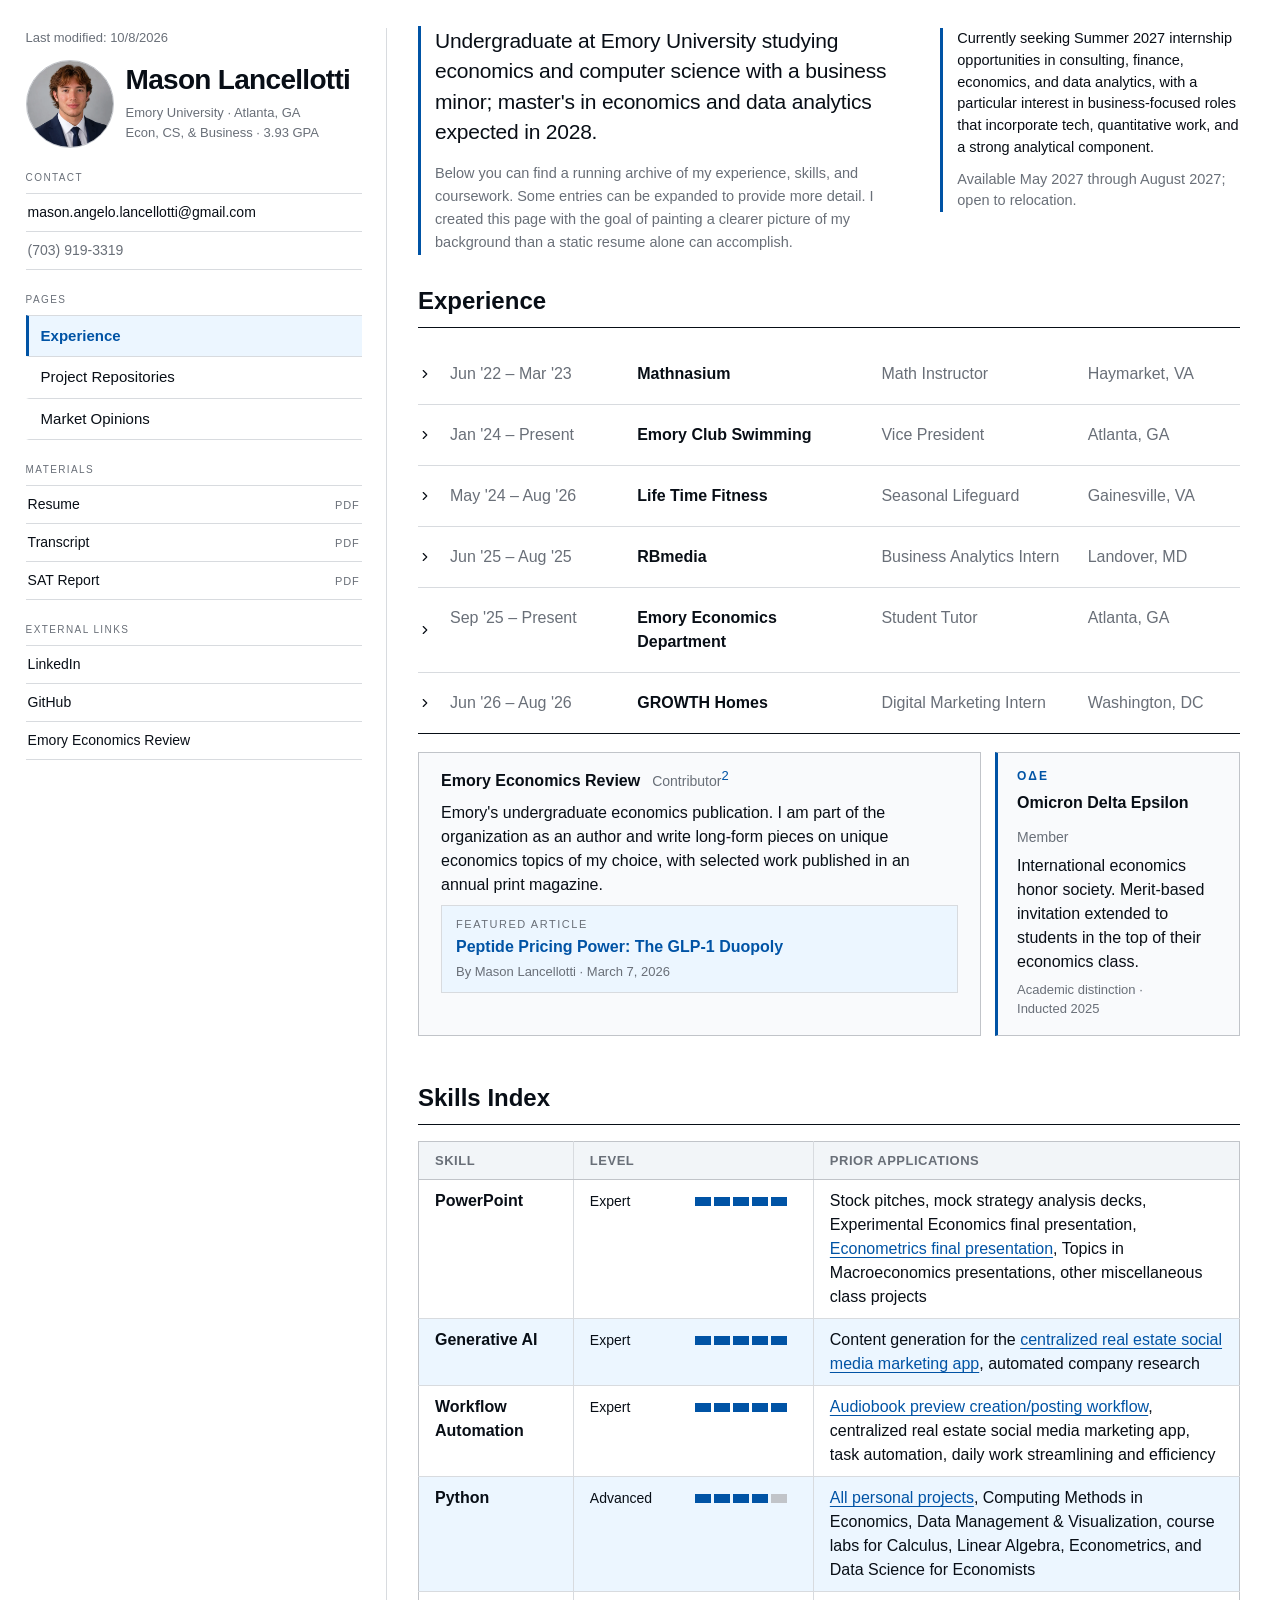
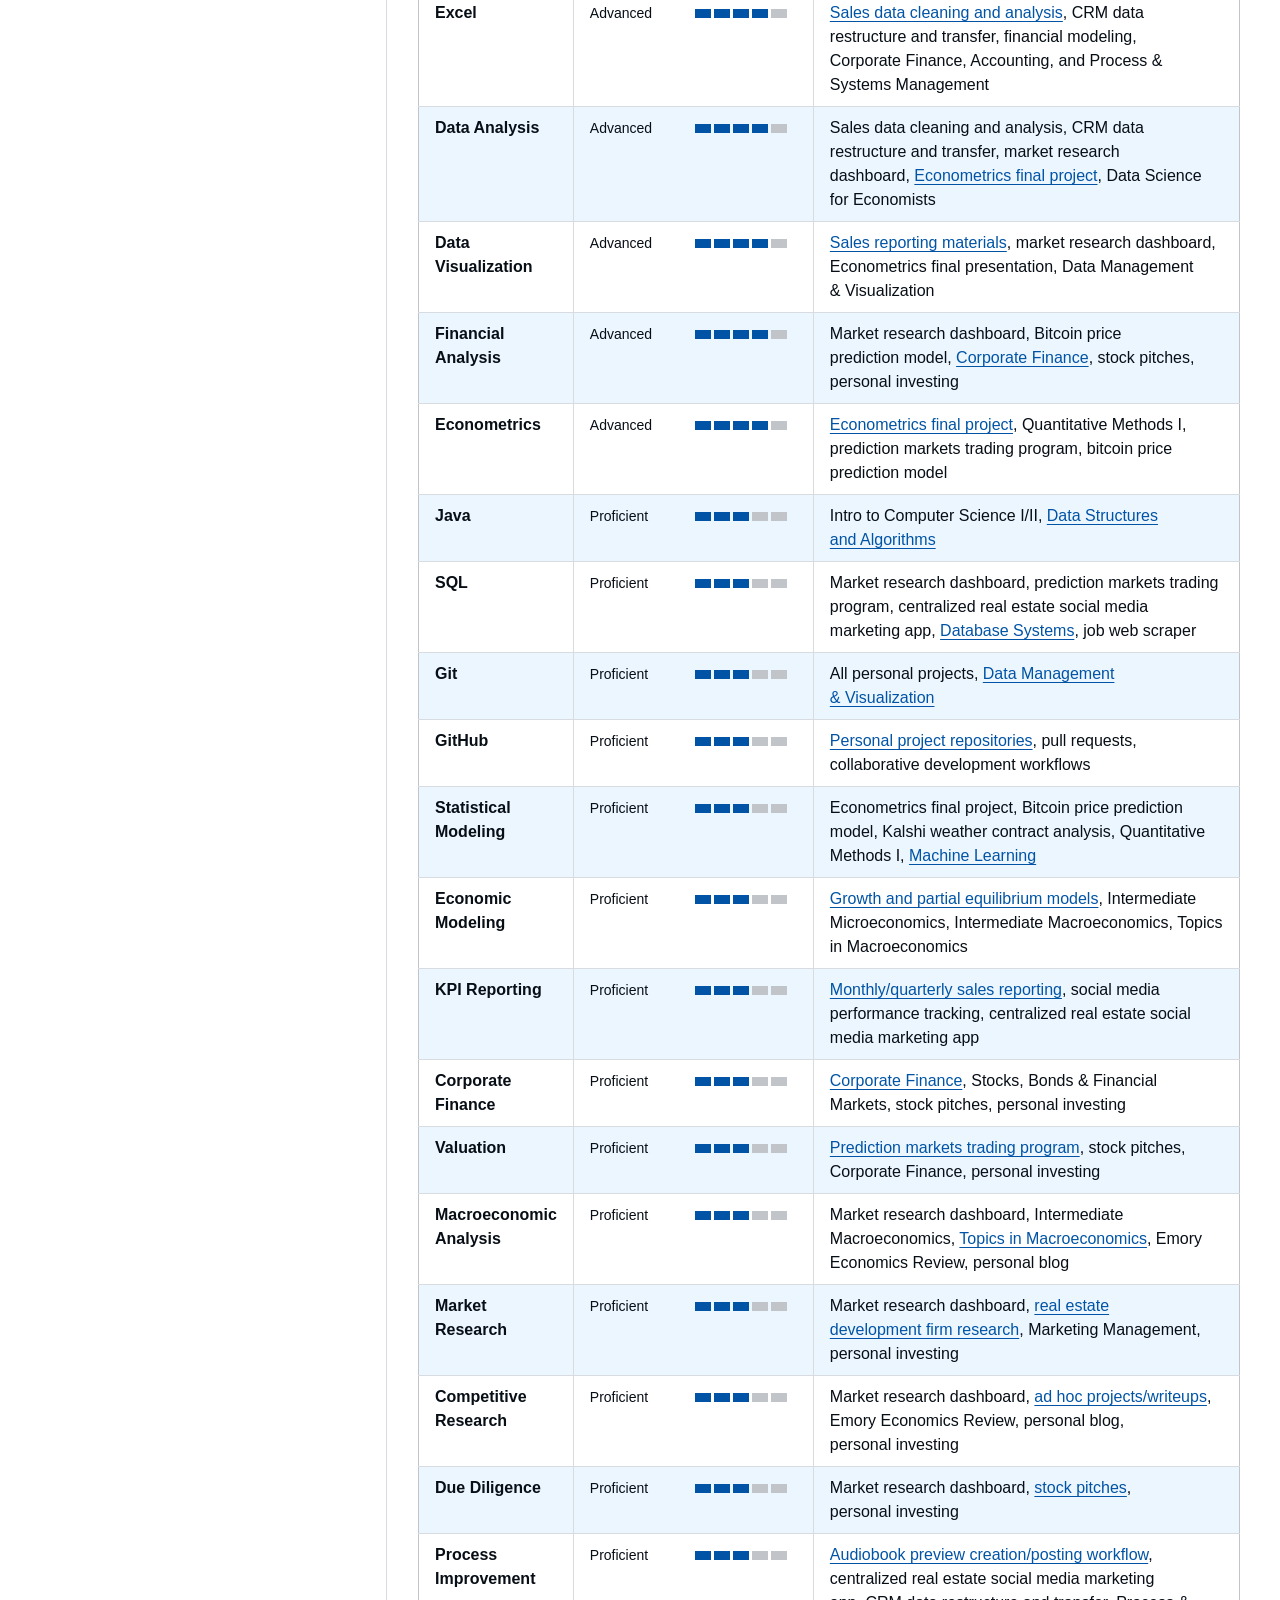
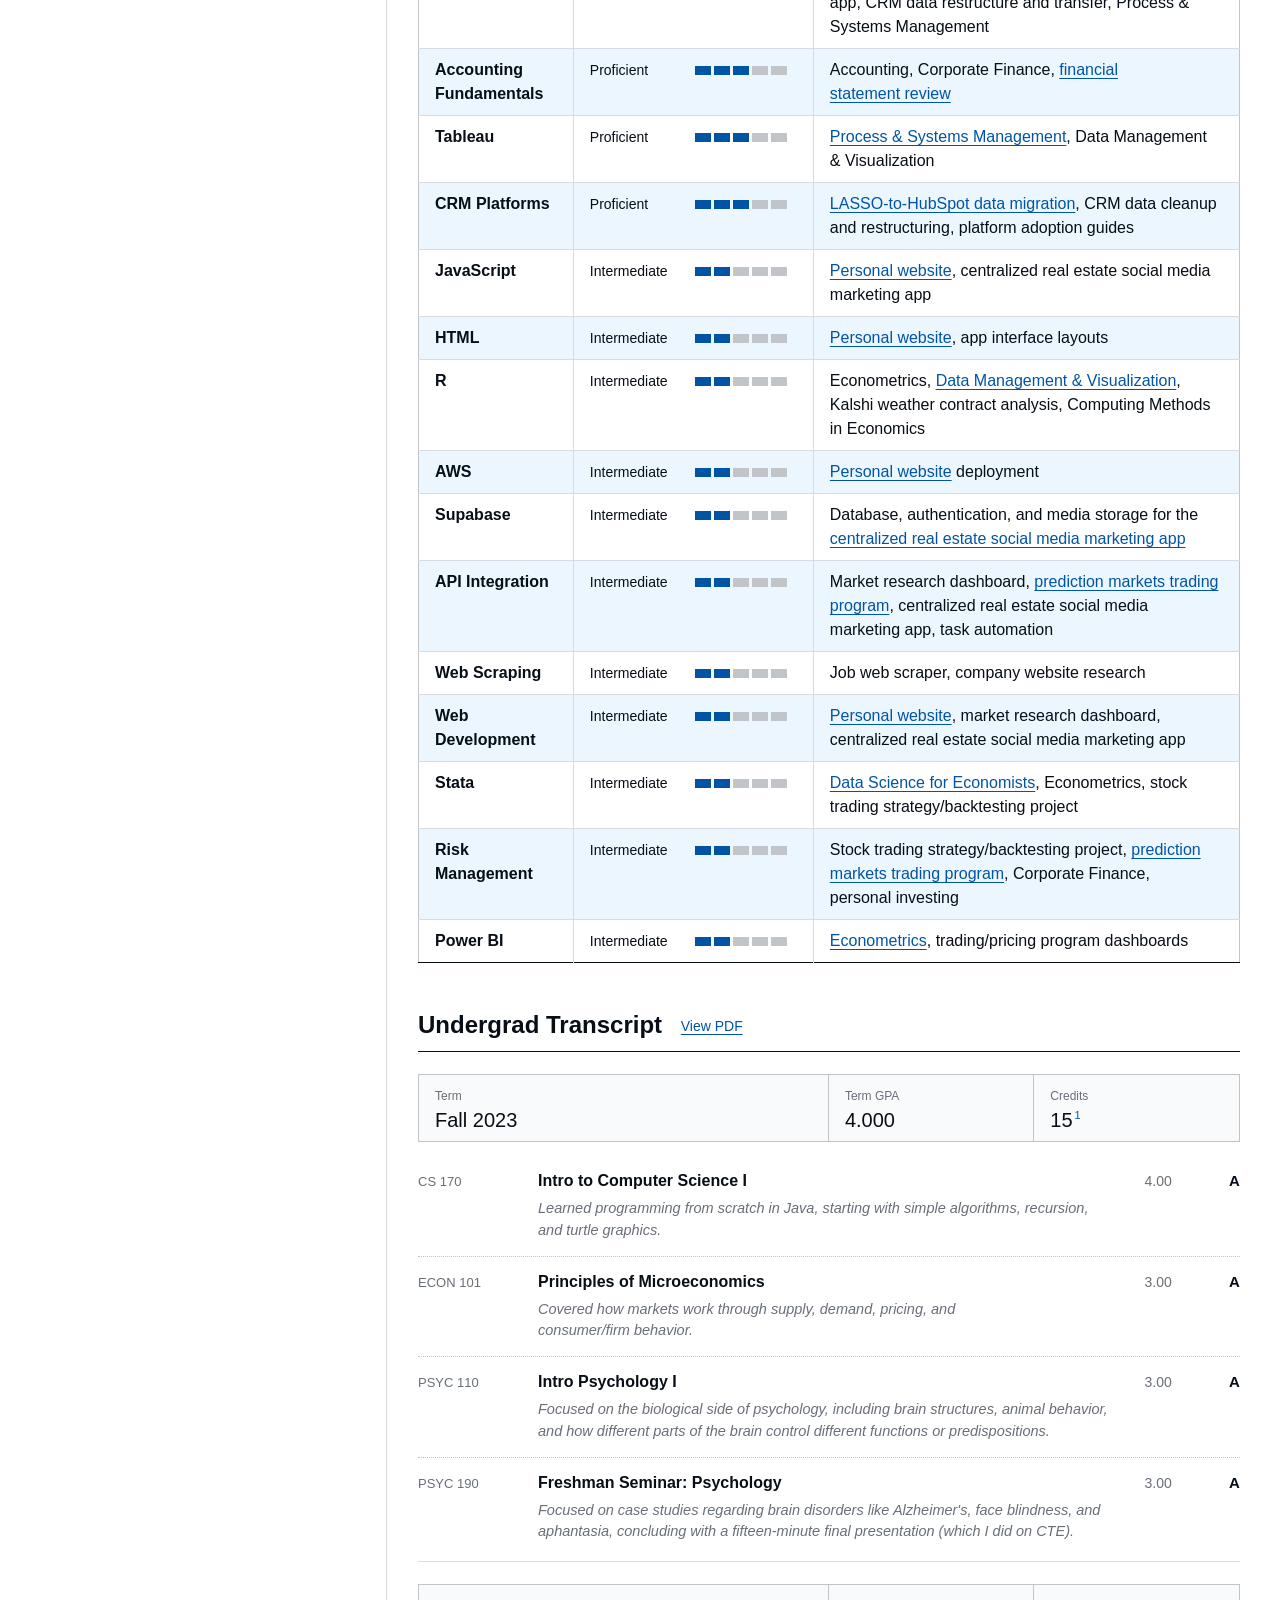
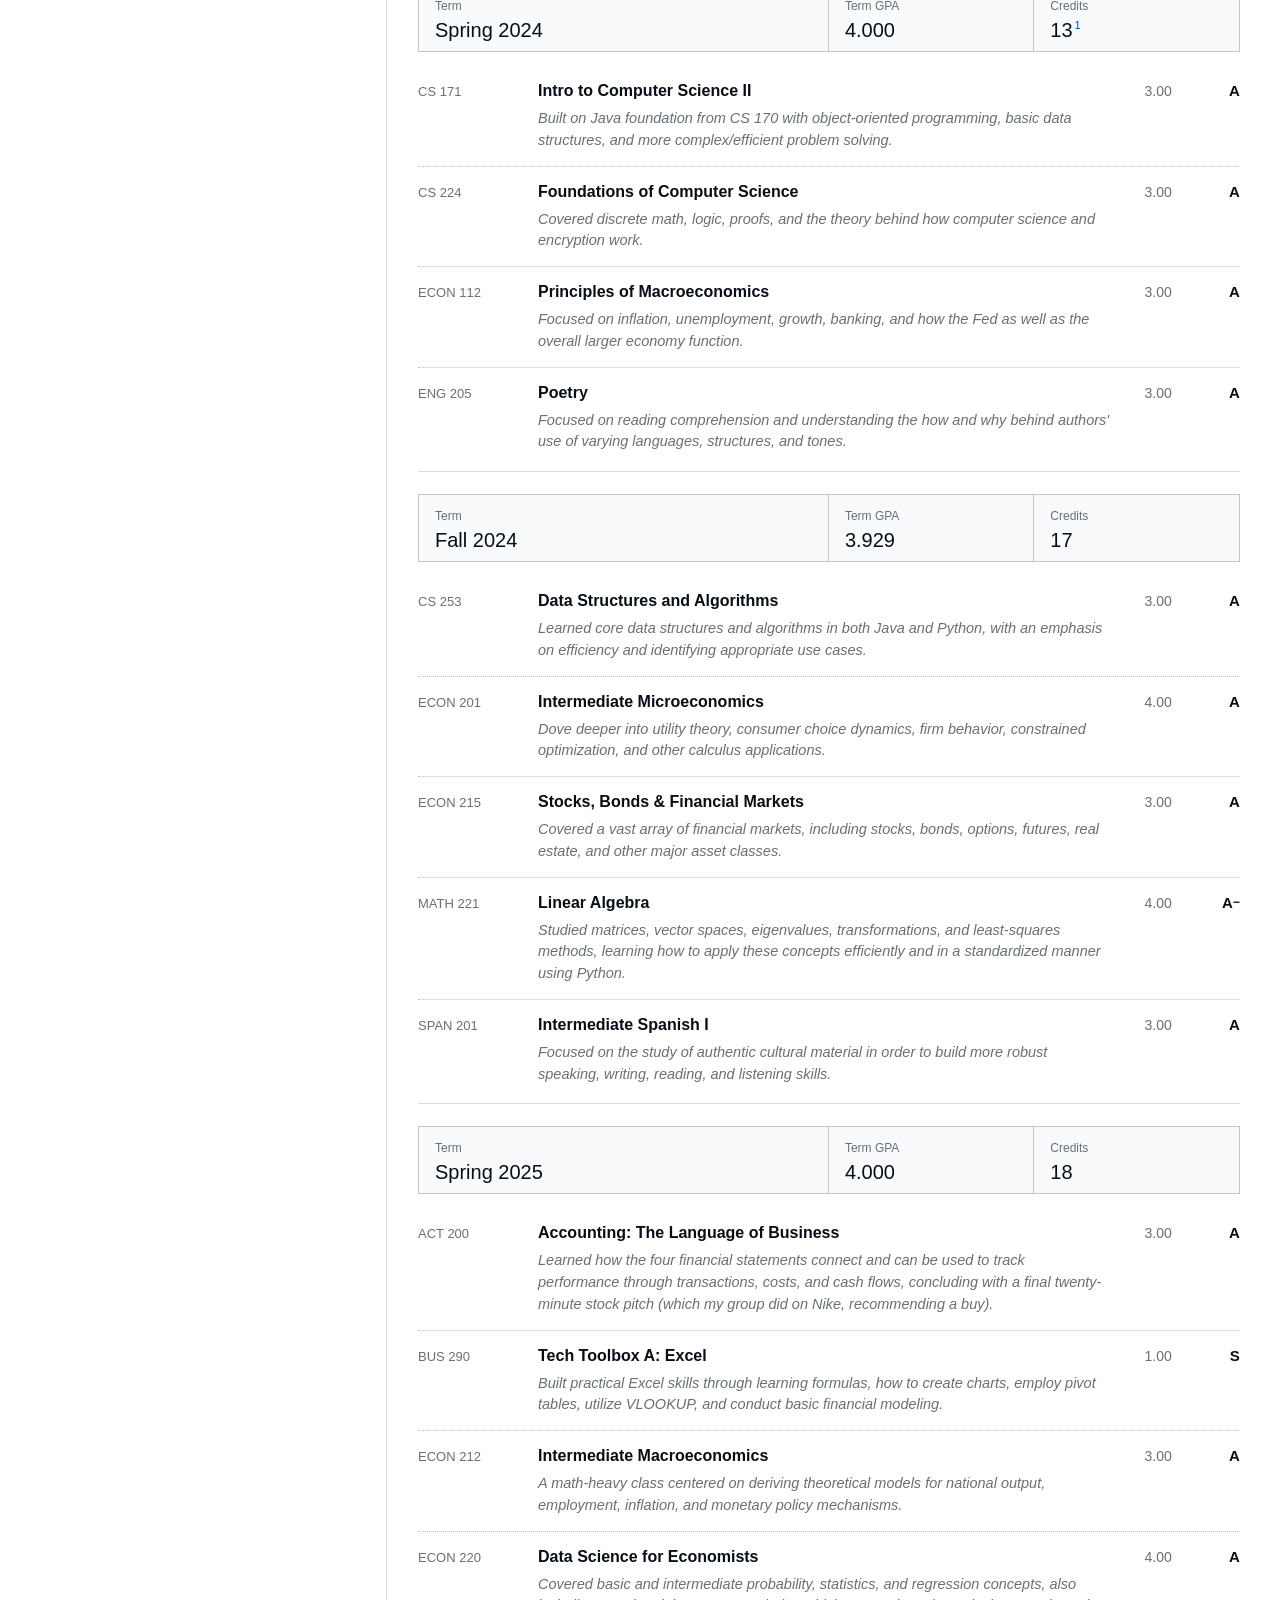
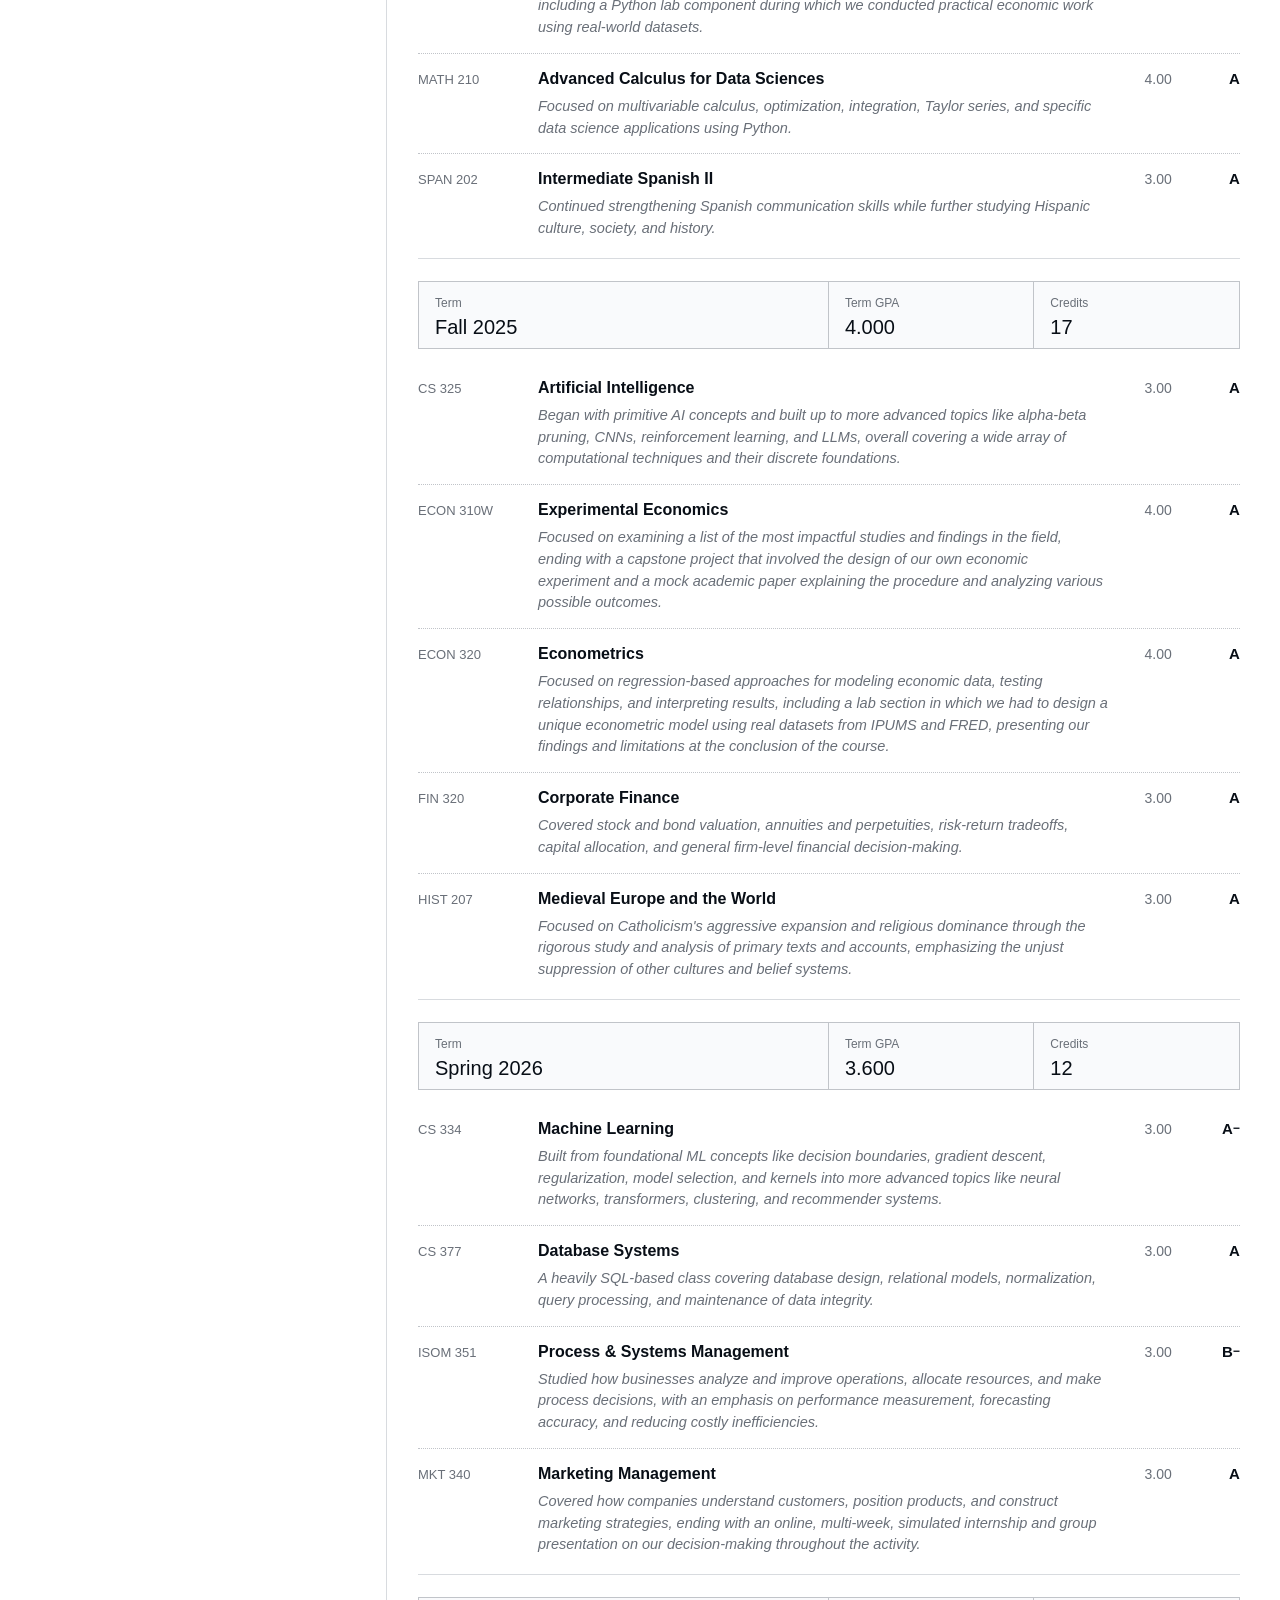
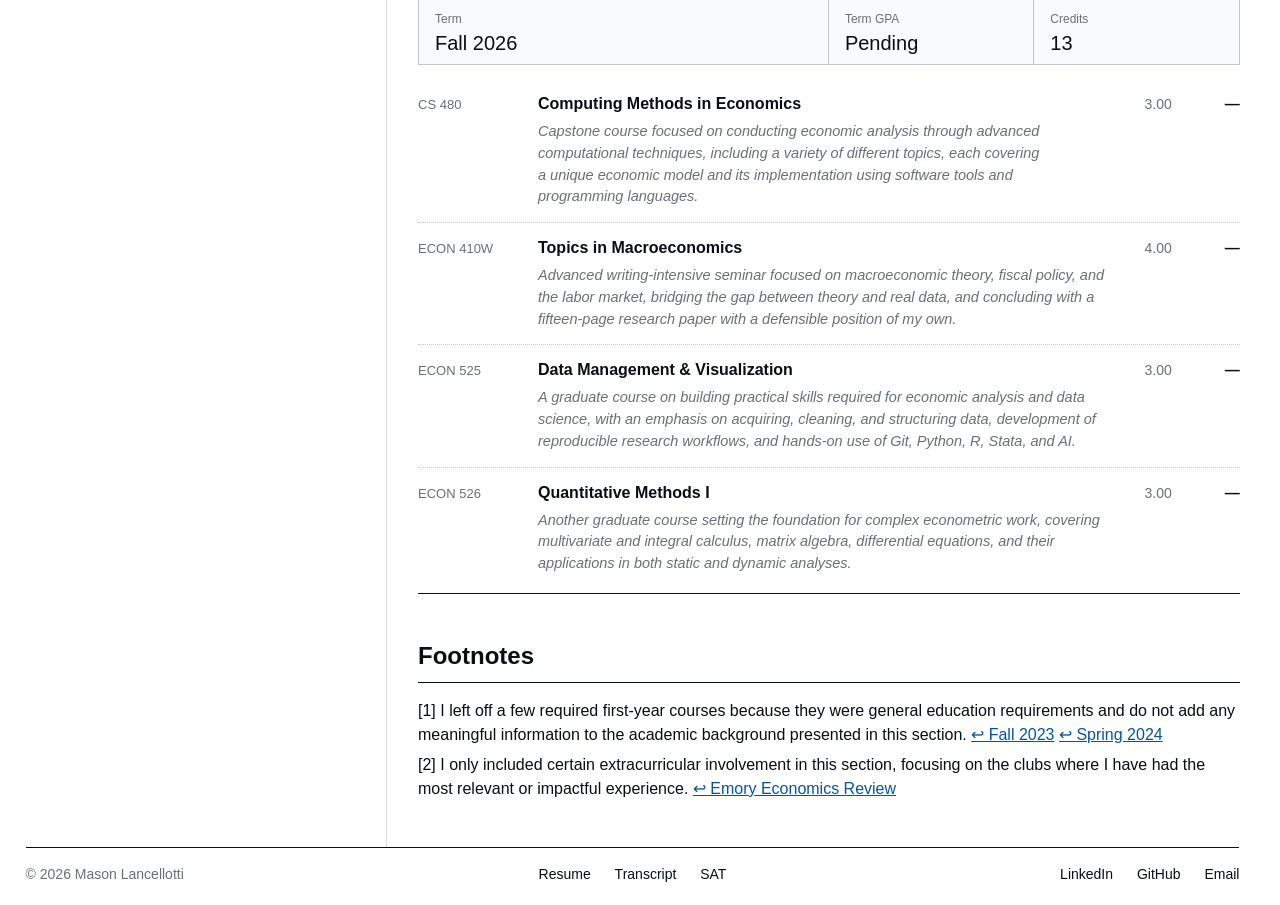
<file: index.html>
<!doctype html>
<html lang="en">
<head>
<meta charset="utf-8">
<meta name="viewport" content="width=device-width, initial-scale=1">
<title>Mason Lancellotti</title>
<link rel="canonical" href="https://masonlancellotti.com/">
<meta name="description" content="I'm Mason Lancellotti, an Emory economics and computer science student focused on finance, consulting, data analytics, and tech-driven solutions.">
<meta name="theme-color" content="#ffffff">
<meta property="og:type" content="website">
<meta property="og:title" content="Mason Lancellotti">
<meta property="og:description" content="An expanded resume: experience, skills, coursework, project repositories, and writing on markets.">
<link rel="preload" as="image" href="images/headshot-new.webp" type="image/webp" fetchpriority="high">
<link rel="icon" href="assets/favicon.svg" type="image/svg+xml">
<link rel="stylesheet" href="assets/site.css?v=20261007-13">
</head>
<body>

<div class="wrap home">

<header>
  <div class="side-in">
    <p class="modified muted">Last modified: 10/8/2026</p>
  <button type="button" class="directory-toggle" aria-controls="site-menu" aria-expanded="false">Menu</button>
  <div class="identity">
    <picture class="identity-photo">
      <source srcset="images/headshot-new.webp" type="image/webp">
      <img src="images/headshot-new.jpg" alt="" width="660" height="824">
    </picture>
    <div class="identity-text">
    <h1>Mason Lancellotti</h1>
    <p class="contact">
    <span class="contact-line">Emory University · Atlanta, GA</span>
    <span class="contact-line">Econ, CS, &amp; Business · 3.93 GPA</span>
  </p>
    </div>
  </div>
  <div class="compact-actions">
    <a href="mailto:mason.angelo.lancellotti@gmail.com">Email</a>
    <a href="files/mason-resume.pdf?v=20261007-2" target="_blank" rel="noopener">Resume</a>
  </div>

  <div class="site-directory" id="site-directory">
  <div class="side-group">
    <p class="side-label">Contact</p>
    <ul class="side-links">
      <li><a href="mailto:mason.angelo.lancellotti@gmail.com">mason.angelo.lancellotti@gmail.com</a></li>
      <li class="plain">(703) 919-3319</li>
    </ul>
  </div>

  

  <nav class="tabs" role="tablist" aria-label="Sections">
    <p class="side-label">Pages</p>
    <button role="tab" id="tab-filing" data-panel="filing" aria-controls="filing" aria-selected="true">Experience</button>
    <button role="tab" id="tab-repos" data-panel="repos" aria-controls="repos" aria-selected="false" tabindex="-1">Project Repositories</button>
    <button role="tab" id="tab-blog" data-panel="blog" aria-controls="blog" aria-selected="false" tabindex="-1">Market Opinions</button>
  </nav>

  <div class="side-group">
    <p class="side-label">Materials</p>
    <ul class="side-links">
      <li><a href="files/mason-resume.pdf?v=20261007-2" target="_blank" rel="noopener">Resume<span class="tag">PDF</span></a></li>
      <li><a href="files/Transcript_Mason_Lancellotti.pdf" target="_blank" rel="noopener">Transcript<span class="tag">PDF</span></a></li>
      <li><a href="files/mason-sat.pdf" target="_blank" rel="noopener">SAT Report<span class="tag">PDF</span></a></li>
    </ul>
  </div>

  <div class="side-group">
    <p class="side-label">External Links</p>
    <ul class="side-links">
      <li><a href="https://www.linkedin.com/in/masonlancellotti/" target="_blank" rel="noopener">LinkedIn</a></li>
      <li><a href="https://github.com/masonlancellotti" target="_blank" rel="noopener">GitHub</a></li>
      <li><a href="https://emoryeconomicsreview.org/articles/2026/3/3/peptide-pricing-power-the-glp-1-duopoly" target="_blank" rel="noopener">Emory Economics Review</a></li>
    </ul>
  </div>

  </div>

  </div>
</header>

<section id="filing" role="tabpanel" aria-labelledby="tab-filing">

  <div class="page-intro">
    <div class="intro-side">
      <div class="intro-text">
        <p class="lede">Undergraduate at <em>Emory University</em> studying economics and computer science with a business minor; master's in economics and data analytics expected in 2028.</p>
        <p class="sub">Below you can find a running archive of my experience, skills, and coursework. Some entries can be expanded to provide more detail. I created this page with the goal of painting a clearer picture of my background than a static resume alone can accomplish.</p>
      </div>
    </div>
    <div class="seeking">
      <p class="seeking-text">
        <span>Currently seeking Summer 2027 internship opportunities in consulting, finance, economics, and data analytics, with a particular interest in business-focused roles that incorporate tech, quantitative work, and a strong analytical component.</span>
        <span class="seeking-availability">Available May 2027 through August 2027; open to relocation.</span>
      </p>
    </div>
  </div>

  <h2>Experience</h2>

  <div class="rows">
    <details id="role-1">
      <summary><span class="when">Jun '22 – Mar '23</span> <b>Mathnasium</b> <span class="role">Math Instructor</span> <span class="loc">Haymarket, VA</span></summary>
      <div>
        <p class="muted">10 mos.</p>
        <p>This was my first paid role, and served as my introduction into the professional world.</p>
        <ul>
          <li>Taught 30+ K-12 students through structured sessions and one-on-one homework help</li>
          <li>Introduced study techniques and problem-solving strategies to build retention and academic confidence</li>
          <li>Wrote personalized learning plans with regular parent check-ins, with ~90% of students finishing the semester with higher grades</li>
        </ul>
        <a href="https://www.mathnasium.com/math-centers/haymarket" target="_blank" rel="noopener">Mathnasium Haymarket</a>
      </div>
    </details>

    <details id="role-2">
      <summary><span class="when">Jan '24 – Present</span> <b>Emory Club Swimming</b> <span class="role">Vice President</span> <span class="loc">Atlanta, GA</span></summary>
      <div>
        <p class="muted">Ongoing</p>
        <p>The team spans from beginners to ex-varsity swimmers, requiring me to consider many different perspectives, often different than my own.</p>
        <ul>
          <li>Design and lead 4 practices per week for 10–20 swimmers across every skill level</li>
          <li>Balance technique work for new swimmers with endurance training for more experienced swimmers in the same session</li>
          <li>Coordinate logistics for 6 out-of-state meets per year, managing itineraries, lodging, transportation, and budgeting with the club sports office</li>
        </ul>
        <div class="photos">
          <img src="images/swim-5.jpg" alt="" loading="lazy">
          <img src="images/swim-2.jpg" alt="" loading="lazy">
          <img src="images/swim-3.jpg" alt="" loading="lazy">
        </div>
      </div>
    </details>

    <details id="role-3">
      <summary><span class="when">May '24 – Aug '26</span> <b>Life Time Fitness</b> <span class="role">Seasonal Lifeguard</span> <span class="loc">Gainesville, VA</span></summary>
      <div>
        <p class="muted">Seasonal · 3 summers</p>
        <p>Being a returning seasonal employee for three summers, I underwent repeated certifications and training. This position also bolstered my client communication skills.</p>
        <ul>
          <li>Monitored pool activities and proactively enforced safety guidelines to prevent accidents</li>
          <li>Administered first aid on 6 separate occasions, coordinating directly with police and EMS</li>
          <li>Collaborated with management on aquatics events and served 300+ members daily, resolving issues on the pool deck and locker rooms</li>
        </ul>
        <a href="https://my.lifetime.life/clubs/va/gainesville/programs/swim.html" target="_blank" rel="noopener">Life Time Gainesville</a>
      </div>
    </details>

    <details id="role-4">
      <summary><span class="when">Jun '25 – Aug '25</span> <b>RBmedia</b> <span class="role">Business Analytics Intern</span> <span class="loc">Landover, MD</span></summary>
      <div>
        <p class="muted">3 mos.</p>
        <p>This was my first time in a professional setting with a business context. It opened my eyes to the utility of data and how invaluable of a tool it can be for almost any task, goal, or industry.</p>
        <ul>
          <li>Compiled monthly and quarterly sales reports on 2,500+ Audible and Spotify audiobook titles</li>
          <li>Visualized trends with tables and graphs to help guide executive decision-making on a variety of topics</li>
          <li>Assisted in rolling out an automated posting workflow across 12 social media accounts, supervising the first ~1,800 uploads and diagnosing technical issues in real time</li>
        </ul>
        <a href="https://rbmediaglobal.com/" target="_blank" rel="noopener">RBmedia</a>
      </div>
    </details>

    <details id="role-5">
      <summary><span class="when">Sep '25 – Present</span> <b>Emory Economics Department</b> <span class="role">Student Tutor</span> <span class="loc">Atlanta, GA</span></summary>
      <div>
        <p class="muted">Ongoing</p>
        <p>Having been invited to the program through a GPA-based selection process, students can reach out to me for independent, paid tutoring when in need of homework help or clarity on tricky concepts.</p>
        <ul>
          <li>Offer one-on-one instruction in micro/macroeconomics, data science, and computer science</li>
          <li>Build comprehensive review guides and exam-based timelines from each course's syllabus</li>
          <li>Run 3-5 sessions per week on content mastery, problem sets, and test strategy, looping in professors and TAs when needed to clarify solution methods</li>
        </ul>
        <a href="https://economics.emory.edu/undergraduate/econ-dept-opportunities/tutoring.html" target="_blank" rel="noopener">Emory Econ Tutoring</a>
      </div>
    </details>

    <details id="role-6">
      <summary><span class="when">Jun '26 – Aug '26</span> <b>GROWTH Homes</b> <span class="role">Digital Marketing Intern</span> <span class="loc">Washington, DC</span></summary>
      <div>
        <p class="muted">3 mos.</p>
        <p>This role gave me another perspective on the value of data in business, on top of growing my personal interest in real estate. I got the chance to turn an idea for improving part of the firm's marketing efforts into a working application, which I found to be very rewarding.</p>
        <ul>
          <li>Developed a custom AI-driven app to consolidate workflows and streamline social media marketing, yielding a pilot batch of 76 publication-ready videos with an estimated 61+ hours of time savings</li>
          <li>Reconciled and restructured 4,000+ records for a CRM migration</li>
          <li>Authored detailed ad hoc materials including internal guides and research briefs for leadership</li>
        </ul>
        <a href="https://www.growth-homes.com" target="_blank" rel="noopener">GROWTH Homes</a>
      </div>
    </details>
  </div>

  <div class="involvement">
    <div class="inv-card" id="emory-economics-review">
      <div class="inv-head">
        <span class="inv-org">Emory Economics Review</span>
        <span class="inv-role">Contributor<sup><a id="fnref-2-involvement" href="#fn-2" aria-label="Jump to footnote 2">2</a></sup></span>
      </div>
      <p class="inv-desc">Emory's undergraduate economics publication. I am part of the organization as an author and write long-form pieces on unique economics topics of my choice, with selected work published in an annual print magazine.</p>
      <a class="inv-article" href="/peptide-pricing-power-the-glp-1-duopoly/">
        <span class="inv-article-label">Featured article</span>
        <span class="inv-article-title">Peptide Pricing Power: The GLP-1 Duopoly</span>
        <span class="inv-article-meta"><span class="keep-together">By Mason Lancellotti</span> · <span class="keep-together">March 7, 2026</span></span>
      </a>
    </div>

    <div class="inv-card inv-card-aside">
      <div class="inv-letters" aria-hidden="true">ΟΔΕ</div>
      <div class="inv-head">
        <span class="inv-org">Omicron Delta Epsilon</span>
        <span class="inv-role">Member</span>
      </div>
      <p class="inv-desc">International economics honor society. Merit-based invitation extended to students in the top of their economics class.</p>
      <div class="inv-meta">Academic distinction · Inducted 2025</div>
    </div>
  </div>

  <h2 id="skills">Skills Index</h2>

  <table class="skills">
    <thead>
      <tr><th>Skill</th><th>Level</th><th>Prior applications</th></tr>
    </thead>
    <tbody>
      <tr><td>PowerPoint</td><td class="level"><span class="level-text">Expert</span><span class="barwrap" aria-hidden="true"><span class="on"></span><span class="on"></span><span class="on"></span><span class="on"></span><span class="on"></span></span></td><td>Stock pitches, mock strategy analysis decks, Experimental Economics final presentation, <a href="#course-econ-320">Econometrics final presentation</a>, Topics in Macroeconomics presentations, other miscellaneous class projects</td></tr>
      <tr><td>Generative AI</td><td class="level"><span class="level-text">Expert</span><span class="barwrap" aria-hidden="true"><span class="on"></span><span class="on"></span><span class="on"></span><span class="on"></span><span class="on"></span></span></td><td>Content generation for the <a href="#repo-4">centralized real estate social media marketing app</a>, automated company research</td></tr>
      <tr><td>Workflow Automation</td><td class="level"><span class="level-text">Expert</span><span class="barwrap" aria-hidden="true"><span class="on"></span><span class="on"></span><span class="on"></span><span class="on"></span><span class="on"></span></span></td><td><a href="#role-4">Audiobook preview creation/posting workflow</a>, centralized real estate social media marketing app, task automation, daily work streamlining and efficiency</td></tr>
      <tr><td>Python</td><td class="level"><span class="level-text">Advanced</span><span class="barwrap" aria-hidden="true"><span class="on"></span><span class="on"></span><span class="on"></span><span class="on"></span><span class=""></span></span></td><td><a href="#repos">All personal projects</a>, Computing Methods in Economics, Data Management &amp; Visualization, course labs for Calculus, Linear Algebra, Econometrics, and Data Science for Economists</td></tr>
      <tr><td>Excel</td><td class="level"><span class="level-text">Advanced</span><span class="barwrap" aria-hidden="true"><span class="on"></span><span class="on"></span><span class="on"></span><span class="on"></span><span class=""></span></span></td><td><a href="#role-4">Sales data cleaning and analysis</a>, CRM data restructure and transfer, financial modeling, Corporate Finance, Accounting, and Process &amp; Systems Management</td></tr>
      <tr><td>Data Analysis</td><td class="level"><span class="level-text">Advanced</span><span class="barwrap" aria-hidden="true"><span class="on"></span><span class="on"></span><span class="on"></span><span class="on"></span><span class=""></span></span></td><td>Sales data cleaning and analysis, CRM data restructure and transfer, market research dashboard, <a href="#course-econ-320">Econometrics final project</a>, Data Science for Economists</td></tr>
      <tr><td>Data Visualization</td><td class="level"><span class="level-text">Advanced</span><span class="barwrap" aria-hidden="true"><span class="on"></span><span class="on"></span><span class="on"></span><span class="on"></span><span class=""></span></span></td><td><a href="#role-4">Sales reporting materials</a>, market research dashboard, Econometrics final presentation, Data Management &amp; Visualization</td></tr>
      <tr><td>Financial Analysis</td><td class="level"><span class="level-text">Advanced</span><span class="barwrap" aria-hidden="true"><span class="on"></span><span class="on"></span><span class="on"></span><span class="on"></span><span class=""></span></span></td><td>Market research dashboard, Bitcoin price prediction model, <a href="#course-fin-320">Corporate Finance</a>, stock pitches, personal investing</td></tr>
      <tr><td>Econometrics</td><td class="level"><span class="level-text">Advanced</span><span class="barwrap" aria-hidden="true"><span class="on"></span><span class="on"></span><span class="on"></span><span class="on"></span><span class=""></span></span></td><td><a href="#course-econ-320">Econometrics final project</a>, Quantitative Methods I, prediction markets trading program, bitcoin price prediction model</td></tr>
      <tr><td>Java</td><td class="level"><span class="level-text">Proficient</span><span class="barwrap" aria-hidden="true"><span class="on"></span><span class="on"></span><span class="on"></span><span class=""></span><span class=""></span></span></td><td>Intro to Computer Science I/II, <a href="#course-cs-253">Data Structures and Algorithms</a></td></tr>
      <tr><td>SQL</td><td class="level"><span class="level-text">Proficient</span><span class="barwrap" aria-hidden="true"><span class="on"></span><span class="on"></span><span class="on"></span><span class=""></span><span class=""></span></span></td><td>Market research dashboard, prediction markets trading program, centralized real estate social media marketing app, <a href="#course-cs-377">Database Systems</a>, job web scraper</td></tr>
      <tr><td>Git</td><td class="level"><span class="level-text">Proficient</span><span class="barwrap" aria-hidden="true"><span class="on"></span><span class="on"></span><span class="on"></span><span class=""></span><span class=""></span></span></td><td>All personal projects, <a href="#course-econ-525">Data Management &amp; Visualization</a></td></tr>
      <tr><td>GitHub</td><td class="level"><span class="level-text">Proficient</span><span class="barwrap" aria-hidden="true"><span class="on"></span><span class="on"></span><span class="on"></span><span class=""></span><span class=""></span></span></td><td><a href="#repos">Personal project repositories</a>, pull requests, collaborative development workflows</td></tr>
      <tr><td>Statistical Modeling</td><td class="level"><span class="level-text">Proficient</span><span class="barwrap" aria-hidden="true"><span class="on"></span><span class="on"></span><span class="on"></span><span class=""></span><span class=""></span></span></td><td>Econometrics final project, Bitcoin price prediction model, Kalshi weather contract analysis, Quantitative Methods I, <a href="#course-cs-334">Machine Learning</a></td></tr>
      <tr><td>Economic Modeling</td><td class="level"><span class="level-text">Proficient</span><span class="barwrap" aria-hidden="true"><span class="on"></span><span class="on"></span><span class="on"></span><span class=""></span><span class=""></span></span></td><td><a href="#course-cs-480">Growth and partial equilibrium models</a>, Intermediate Microeconomics, Intermediate Macroeconomics, Topics in Macroeconomics</td></tr>
      <tr><td>KPI Reporting</td><td class="level"><span class="level-text">Proficient</span><span class="barwrap" aria-hidden="true"><span class="on"></span><span class="on"></span><span class="on"></span><span class=""></span><span class=""></span></span></td><td><a href="#role-4">Monthly/quarterly sales reporting</a>, social media performance tracking, centralized real estate social media marketing app</td></tr>
      <tr><td>Corporate Finance</td><td class="level"><span class="level-text">Proficient</span><span class="barwrap" aria-hidden="true"><span class="on"></span><span class="on"></span><span class="on"></span><span class=""></span><span class=""></span></span></td><td><a href="#course-fin-320">Corporate Finance</a>, Stocks, Bonds &amp; Financial Markets, stock pitches, personal investing</td></tr>
      <tr><td>Valuation</td><td class="level"><span class="level-text">Proficient</span><span class="barwrap" aria-hidden="true"><span class="on"></span><span class="on"></span><span class="on"></span><span class=""></span><span class=""></span></span></td><td><a href="#repo-1">Prediction markets trading program</a>, stock pitches, Corporate Finance, personal investing</td></tr>
      <tr><td>Macroeconomic Analysis</td><td class="level"><span class="level-text">Proficient</span><span class="barwrap" aria-hidden="true"><span class="on"></span><span class="on"></span><span class="on"></span><span class=""></span><span class=""></span></span></td><td>Market research dashboard, Intermediate Macroeconomics, <a href="#course-econ-410w">Topics in Macroeconomics</a>, Emory Economics Review, personal blog</td></tr>
      <tr><td>Market Research</td><td class="level"><span class="level-text">Proficient</span><span class="barwrap" aria-hidden="true"><span class="on"></span><span class="on"></span><span class="on"></span><span class=""></span><span class=""></span></span></td><td>Market research dashboard, <a href="#role-6">real estate development firm research</a>, Marketing Management, personal investing</td></tr>
      <tr><td>Competitive Research</td><td class="level"><span class="level-text">Proficient</span><span class="barwrap" aria-hidden="true"><span class="on"></span><span class="on"></span><span class="on"></span><span class=""></span><span class=""></span></span></td><td>Market research dashboard, <a href="#role-6">ad hoc projects/writeups</a>, Emory Economics Review, personal blog, personal investing</td></tr>
      <tr><td>Due Diligence</td><td class="level"><span class="level-text">Proficient</span><span class="barwrap" aria-hidden="true"><span class="on"></span><span class="on"></span><span class="on"></span><span class=""></span><span class=""></span></span></td><td>Market research dashboard, <a href="#course-act-200">stock pitches</a>, personal investing</td></tr>
      <tr><td>Process Improvement</td><td class="level"><span class="level-text">Proficient</span><span class="barwrap" aria-hidden="true"><span class="on"></span><span class="on"></span><span class="on"></span><span class=""></span><span class=""></span></span></td><td><a href="#role-4">Audiobook preview creation/posting workflow</a>, centralized real estate social media marketing app, CRM data restructure and transfer, Process &amp; Systems Management</td></tr>
      <tr><td>Accounting Fundamentals</td><td class="level"><span class="level-text">Proficient</span><span class="barwrap" aria-hidden="true"><span class="on"></span><span class="on"></span><span class="on"></span><span class=""></span><span class=""></span></span></td><td>Accounting, Corporate Finance, <a href="#course-act-200">financial statement review</a></td></tr>
      <tr><td>Tableau</td><td class="level"><span class="level-text">Proficient</span><span class="barwrap" aria-hidden="true"><span class="on"></span><span class="on"></span><span class="on"></span><span class=""></span><span class=""></span></span></td><td><a href="#course-isom-351">Process &amp; Systems Management</a>, Data Management &amp; Visualization</td></tr>
      <tr><td>CRM Platforms</td><td class="level"><span class="level-text">Proficient</span><span class="barwrap" aria-hidden="true"><span class="on"></span><span class="on"></span><span class="on"></span><span class=""></span><span class=""></span></span></td><td><a href="#role-6">LASSO-to-HubSpot data migration</a>, CRM data cleanup and restructuring, platform adoption guides</td></tr>
      <tr><td>JavaScript</td><td class="level"><span class="level-text">Intermediate</span><span class="barwrap" aria-hidden="true"><span class="on"></span><span class="on"></span><span class=""></span><span class=""></span><span class=""></span></span></td><td><a href="#repo-5">Personal website</a>, centralized real estate social media marketing app</td></tr>
      <tr><td>HTML</td><td class="level"><span class="level-text">Intermediate</span><span class="barwrap" aria-hidden="true"><span class="on"></span><span class="on"></span><span class=""></span><span class=""></span><span class=""></span></span></td><td><a href="#repo-5">Personal website</a>, app interface layouts</td></tr>
      <tr><td>R</td><td class="level"><span class="level-text">Intermediate</span><span class="barwrap" aria-hidden="true"><span class="on"></span><span class="on"></span><span class=""></span><span class=""></span><span class=""></span></span></td><td>Econometrics, <a href="#course-econ-525">Data Management &amp; Visualization</a>, Kalshi weather contract analysis, Computing Methods in Economics</td></tr>
      <tr><td>AWS</td><td class="level"><span class="level-text">Intermediate</span><span class="barwrap" aria-hidden="true"><span class="on"></span><span class="on"></span><span class=""></span><span class=""></span><span class=""></span></span></td><td><a href="#repo-5">Personal website</a> deployment</td></tr>
      <tr><td>Supabase</td><td class="level"><span class="level-text">Intermediate</span><span class="barwrap" aria-hidden="true"><span class="on"></span><span class="on"></span><span class=""></span><span class=""></span><span class=""></span></span></td><td>Database, authentication, and media storage for the <a href="#repo-4">centralized real estate social media marketing app</a></td></tr>
      <tr><td>API Integration</td><td class="level"><span class="level-text">Intermediate</span><span class="barwrap" aria-hidden="true"><span class="on"></span><span class="on"></span><span class=""></span><span class=""></span><span class=""></span></span></td><td>Market research dashboard, <a href="#repo-1">prediction markets trading program</a>, centralized real estate social media marketing app, task automation</td></tr>
      <tr><td>Web Scraping</td><td class="level"><span class="level-text">Intermediate</span><span class="barwrap" aria-hidden="true"><span class="on"></span><span class="on"></span><span class=""></span><span class=""></span><span class=""></span></span></td><td>Job web scraper, company website research</td></tr>
      <tr><td>Web Development</td><td class="level"><span class="level-text">Intermediate</span><span class="barwrap" aria-hidden="true"><span class="on"></span><span class="on"></span><span class=""></span><span class=""></span><span class=""></span></span></td><td><a href="#repo-5">Personal website</a>, market research dashboard, centralized real estate social media marketing app</td></tr>
      <tr><td>Stata</td><td class="level"><span class="level-text">Intermediate</span><span class="barwrap" aria-hidden="true"><span class="on"></span><span class="on"></span><span class=""></span><span class=""></span><span class=""></span></span></td><td><a href="#course-econ-220">Data Science for Economists</a>, Econometrics, stock trading strategy/backtesting project</td></tr>
      <tr><td>Risk Management</td><td class="level"><span class="level-text">Intermediate</span><span class="barwrap" aria-hidden="true"><span class="on"></span><span class="on"></span><span class=""></span><span class=""></span><span class=""></span></span></td><td>Stock trading strategy/backtesting project, <a href="#repo-1">prediction markets trading program</a>, Corporate Finance, personal investing</td></tr>
      <tr><td>Power BI</td><td class="level"><span class="level-text">Intermediate</span><span class="barwrap" aria-hidden="true"><span class="on"></span><span class="on"></span><span class=""></span><span class=""></span><span class=""></span></span></td><td><a href="#course-econ-320">Econometrics</a>, trading/pricing program dashboards</td></tr>
    </tbody>
  </table>

  <h2>Undergrad Transcript <a class="h2-link" href="files/Transcript_Mason_Lancellotti.pdf" target="_blank" rel="noopener">View PDF</a></h2>

  <div class="transcript">


    <div class="term">
    <div class="term-head">
      <div class="term-stat"><span class="k">Term</span><span class="v">Fall 2023</span></div>
      <div class="term-stat"><span class="k">Term GPA</span><span class="v">4.000</span></div>
      <div class="term-stat"><span class="k">Credits</span><span class="v">15<a class="fn-ref" id="fnref-1-fall-2023" href="#fn-1" aria-label="Jump to footnote 1">1</a></span></div>
    </div>
    <div class="courses">
        <div class="course" id="course-cs-170">
          <div class="course-row">
            <span class="course-code">CS 170</span>
            <span class="course-name">Intro to Computer Science I</span>
            <span class="course-cr">4.00</span>
            <span class="course-grade"><span class="g-letter">A</span></span>
          </div>
          <div class="course-note">Learned programming from scratch in Java, starting with simple algorithms, recursion, and turtle graphics.</div>
        </div>
        <div class="course" id="course-econ-101">
          <div class="course-row">
            <span class="course-code">ECON 101</span>
            <span class="course-name">Principles of Microeconomics</span>
            <span class="course-cr">3.00</span>
            <span class="course-grade"><span class="g-letter">A</span></span>
          </div>
          <div class="course-note">Covered how markets work through supply, demand, pricing, and consumer/firm behavior.</div>
        </div>
        <div class="course" id="course-psyc-110">
          <div class="course-row">
            <span class="course-code">PSYC 110</span>
            <span class="course-name">Intro Psychology I</span>
            <span class="course-cr">3.00</span>
            <span class="course-grade"><span class="g-letter">A</span></span>
          </div>
          <div class="course-note">Focused on the biological side of psychology, including brain structures, animal behavior, and how different parts of the brain control different functions or predispositions.</div>
        </div>
        <div class="course" id="course-psyc-190">
          <div class="course-row">
            <span class="course-code">PSYC 190</span>
            <span class="course-name">Freshman Seminar: Psychology</span>
            <span class="course-cr">3.00</span>
            <span class="course-grade"><span class="g-letter">A</span></span>
          </div>
          <div class="course-note">Focused on case studies regarding brain disorders like Alzheimer's, face blindness, and aphantasia, concluding with a fifteen-minute final presentation (which I did on CTE).</div>
        </div>
    </div>
  </div>


    <div class="term">
    <div class="term-head">
      <div class="term-stat"><span class="k">Term</span><span class="v">Spring 2024</span></div>
      <div class="term-stat"><span class="k">Term GPA</span><span class="v">4.000</span></div>
      <div class="term-stat"><span class="k">Credits</span><span class="v">13<a class="fn-ref" id="fnref-1-spring-2024" href="#fn-1" aria-label="Jump to footnote 1">1</a></span></div>
    </div>
    <div class="courses">
        <div class="course" id="course-cs-171">
          <div class="course-row">
            <span class="course-code">CS 171</span>
            <span class="course-name">Intro to Computer Science II</span>
            <span class="course-cr">3.00</span>
            <span class="course-grade"><span class="g-letter">A</span></span>
          </div>
          <div class="course-note">Built on Java foundation from CS 170 with object-oriented programming, basic data structures, and more complex/efficient problem solving.</div>
        </div>
        <div class="course" id="course-cs-224">
          <div class="course-row">
            <span class="course-code">CS 224</span>
            <span class="course-name">Foundations of Computer Science</span>
            <span class="course-cr">3.00</span>
            <span class="course-grade"><span class="g-letter">A</span></span>
          </div>
          <div class="course-note">Covered discrete math, logic, proofs, and the theory behind how computer science and encryption work.</div>
        </div>
        <div class="course" id="course-econ-112">
          <div class="course-row">
            <span class="course-code">ECON 112</span>
            <span class="course-name">Principles of Macroeconomics</span>
            <span class="course-cr">3.00</span>
            <span class="course-grade"><span class="g-letter">A</span></span>
          </div>
          <div class="course-note">Focused on inflation, unemployment, growth, banking, and how the Fed as well as the overall larger economy function.</div>
        </div>
        <div class="course" id="course-eng-205">
          <div class="course-row">
            <span class="course-code">ENG 205</span>
            <span class="course-name">Poetry</span>
            <span class="course-cr">3.00</span>
            <span class="course-grade"><span class="g-letter">A</span></span>
          </div>
          <div class="course-note">Focused on reading comprehension and understanding the how and why behind authors' use of varying languages, structures, and tones.</div>
        </div>
    </div>
  </div>


    <div class="term">
    <div class="term-head">
      <div class="term-stat"><span class="k">Term</span><span class="v">Fall 2024</span></div>
      <div class="term-stat"><span class="k">Term GPA</span><span class="v">3.929</span></div>
      <div class="term-stat"><span class="k">Credits</span><span class="v">17</span></div>
    </div>
    <div class="courses">
        <div class="course" id="course-cs-253">
          <div class="course-row">
            <span class="course-code">CS 253</span>
            <span class="course-name">Data Structures and Algorithms</span>
            <span class="course-cr">3.00</span>
            <span class="course-grade"><span class="g-letter">A</span></span>
          </div>
          <div class="course-note">Learned core data structures and algorithms in both Java and Python, with an emphasis on efficiency and identifying appropriate use cases.</div>
        </div>
        <div class="course" id="course-econ-201">
          <div class="course-row">
            <span class="course-code">ECON 201</span>
            <span class="course-name">Intermediate Microeconomics</span>
            <span class="course-cr">4.00</span>
            <span class="course-grade"><span class="g-letter">A</span></span>
          </div>
          <div class="course-note">Dove deeper into utility theory, consumer choice dynamics, firm behavior, constrained optimization, and other calculus applications.</div>
        </div>
        <div class="course" id="course-econ-215">
          <div class="course-row">
            <span class="course-code">ECON 215</span>
            <span class="course-name">Stocks, Bonds &amp; Financial Markets</span>
            <span class="course-cr">3.00</span>
            <span class="course-grade"><span class="g-letter">A</span></span>
          </div>
          <div class="course-note">Covered a vast array of financial markets, including stocks, bonds, options, futures, real estate, and other major asset classes.</div>
        </div>
        <div class="course" id="course-math-221">
          <div class="course-row">
            <span class="course-code">MATH 221</span>
            <span class="course-name">Linear Algebra</span>
            <span class="course-cr">4.00</span>
            <span class="course-grade"><span class="g-letter">A</span><span class="g-mod">−</span></span>
          </div>
          <div class="course-note">Studied matrices, vector spaces, eigenvalues, transformations, and least-squares methods, learning how to apply these concepts efficiently and in a standardized manner using Python.</div>
        </div>
        <div class="course" id="course-span-201">
          <div class="course-row">
            <span class="course-code">SPAN 201</span>
            <span class="course-name">Intermediate Spanish I</span>
            <span class="course-cr">3.00</span>
            <span class="course-grade"><span class="g-letter">A</span></span>
          </div>
          <div class="course-note">Focused on the study of authentic cultural material in order to build more robust speaking, writing, reading, and listening skills.</div>
        </div>
    </div>
  </div>


    <div class="term">
    <div class="term-head">
      <div class="term-stat"><span class="k">Term</span><span class="v">Spring 2025</span></div>
      <div class="term-stat"><span class="k">Term GPA</span><span class="v">4.000</span></div>
      <div class="term-stat"><span class="k">Credits</span><span class="v">18</span></div>
    </div>
    <div class="courses">
        <div class="course" id="course-act-200">
          <div class="course-row">
            <span class="course-code">ACT 200</span>
            <span class="course-name">Accounting: The Language of Business</span>
            <span class="course-cr">3.00</span>
            <span class="course-grade"><span class="g-letter">A</span></span>
          </div>
          <div class="course-note">Learned how the four financial statements connect and can be used to track performance through transactions, costs, and cash flows, concluding with a final twenty-minute stock pitch (which my group did on Nike, recommending a buy).</div>
        </div>
        <div class="course" id="course-bus-290">
          <div class="course-row">
            <span class="course-code">BUS 290</span>
            <span class="course-name">Tech Toolbox A: Excel</span>
            <span class="course-cr">1.00</span>
            <span class="course-grade"><span class="g-letter">S</span></span>
          </div>
          <div class="course-note">Built practical Excel skills through learning formulas, how to create charts, employ pivot tables, utilize VLOOKUP, and conduct basic financial modeling.</div>
        </div>
        <div class="course" id="course-econ-212">
          <div class="course-row">
            <span class="course-code">ECON 212</span>
            <span class="course-name">Intermediate Macroeconomics</span>
            <span class="course-cr">3.00</span>
            <span class="course-grade"><span class="g-letter">A</span></span>
          </div>
          <div class="course-note">A math-heavy class centered on deriving theoretical models for national output, employment, inflation, and monetary policy mechanisms.</div>
        </div>
        <div class="course" id="course-econ-220">
          <div class="course-row">
            <span class="course-code">ECON 220</span>
            <span class="course-name">Data Science for Economists</span>
            <span class="course-cr">4.00</span>
            <span class="course-grade"><span class="g-letter">A</span></span>
          </div>
          <div class="course-note">Covered basic and intermediate probability, statistics, and regression concepts, also including a Python lab component during which we conducted practical economic work using real-world datasets.</div>
        </div>
        <div class="course" id="course-math-210">
          <div class="course-row">
            <span class="course-code">MATH 210</span>
            <span class="course-name">Advanced Calculus for Data Sciences</span>
            <span class="course-cr">4.00</span>
            <span class="course-grade"><span class="g-letter">A</span></span>
          </div>
          <div class="course-note">Focused on multivariable calculus, optimization, integration, Taylor series, and specific data science applications using Python.</div>
        </div>
        <div class="course" id="course-span-202">
          <div class="course-row">
            <span class="course-code">SPAN 202</span>
            <span class="course-name">Intermediate Spanish II</span>
            <span class="course-cr">3.00</span>
            <span class="course-grade"><span class="g-letter">A</span></span>
          </div>
          <div class="course-note">Continued strengthening Spanish communication skills while further studying Hispanic culture, society, and history.</div>
        </div>
    </div>
  </div>


    <div class="term">
    <div class="term-head">
      <div class="term-stat"><span class="k">Term</span><span class="v">Fall 2025</span></div>
      <div class="term-stat"><span class="k">Term GPA</span><span class="v">4.000</span></div>
      <div class="term-stat"><span class="k">Credits</span><span class="v">17</span></div>
    </div>
    <div class="courses">
        <div class="course" id="course-cs-325">
          <div class="course-row">
            <span class="course-code">CS 325</span>
            <span class="course-name">Artificial Intelligence</span>
            <span class="course-cr">3.00</span>
            <span class="course-grade"><span class="g-letter">A</span></span>
          </div>
          <div class="course-note">Began with primitive AI concepts and built up to more advanced topics like alpha-beta pruning, CNNs, reinforcement learning, and LLMs, overall covering a wide array of computational techniques and their discrete foundations.</div>
        </div>
        <div class="course" id="course-econ-310w">
          <div class="course-row">
            <span class="course-code">ECON 310W</span>
            <span class="course-name">Experimental Economics</span>
            <span class="course-cr">4.00</span>
            <span class="course-grade"><span class="g-letter">A</span></span>
          </div>
          <div class="course-note">Focused on examining a list of the most impactful studies and findings in the field, ending with a capstone project that involved the design of our own economic experiment and a mock academic paper explaining the procedure and analyzing various possible outcomes.</div>
        </div>
        <div class="course" id="course-econ-320">
          <div class="course-row">
            <span class="course-code">ECON 320</span>
            <span class="course-name">Econometrics</span>
            <span class="course-cr">4.00</span>
            <span class="course-grade"><span class="g-letter">A</span></span>
          </div>
          <div class="course-note">Focused on regression-based approaches for modeling economic data, testing relationships, and interpreting results, including a lab section in which we had to design a unique econometric model using real datasets from IPUMS and FRED, presenting our findings and limitations at the conclusion of the course.</div>
        </div>
        <div class="course" id="course-fin-320">
          <div class="course-row">
            <span class="course-code">FIN 320</span>
            <span class="course-name">Corporate Finance</span>
            <span class="course-cr">3.00</span>
            <span class="course-grade"><span class="g-letter">A</span></span>
          </div>
          <div class="course-note">Covered stock and bond valuation, annuities and perpetuities, risk-return tradeoffs, capital allocation, and general firm-level financial decision-making.</div>
        </div>
        <div class="course" id="course-hist-207">
          <div class="course-row">
            <span class="course-code">HIST 207</span>
            <span class="course-name">Medieval Europe and the World</span>
            <span class="course-cr">3.00</span>
            <span class="course-grade"><span class="g-letter">A</span></span>
          </div>
          <div class="course-note">Focused on Catholicism's aggressive expansion and religious dominance through the rigorous study and analysis of primary texts and accounts, emphasizing the unjust suppression of other cultures and belief systems.</div>
        </div>
    </div>
  </div>


    <div class="term">
    <div class="term-head">
      <div class="term-stat"><span class="k">Term</span><span class="v">Spring 2026</span></div>
      <div class="term-stat"><span class="k">Term GPA</span><span class="v">3.600</span></div>
      <div class="term-stat"><span class="k">Credits</span><span class="v">12</span></div>
    </div>
    <div class="courses">
        <div class="course" id="course-cs-334">
          <div class="course-row">
            <span class="course-code">CS 334</span>
            <span class="course-name">Machine Learning</span>
            <span class="course-cr">3.00</span>
            <span class="course-grade"><span class="g-letter">A</span><span class="g-mod">−</span></span>
          </div>
          <div class="course-note">Built from foundational ML concepts like decision boundaries, gradient descent, regularization, model selection, and kernels into more advanced topics like neural networks, transformers, clustering, and recommender systems.</div>
        </div>
        <div class="course" id="course-cs-377">
          <div class="course-row">
            <span class="course-code">CS 377</span>
            <span class="course-name">Database Systems</span>
            <span class="course-cr">3.00</span>
            <span class="course-grade"><span class="g-letter">A</span></span>
          </div>
          <div class="course-note">A heavily SQL-based class covering database design, relational models, normalization, query processing, and maintenance of data integrity.</div>
        </div>
        <div class="course" id="course-isom-351">
          <div class="course-row">
            <span class="course-code">ISOM 351</span>
            <span class="course-name">Process &amp; Systems Management</span>
            <span class="course-cr">3.00</span>
            <span class="course-grade"><span class="g-letter">B</span><span class="g-mod">−</span></span>
          </div>
          <div class="course-note">Studied how businesses analyze and improve operations, allocate resources, and make process decisions, with an emphasis on performance measurement, forecasting accuracy, and reducing costly inefficiencies.</div>
        </div>
        <div class="course" id="course-mkt-340">
          <div class="course-row">
            <span class="course-code">MKT 340</span>
            <span class="course-name">Marketing Management</span>
            <span class="course-cr">3.00</span>
            <span class="course-grade"><span class="g-letter">A</span></span>
          </div>
          <div class="course-note">Covered how companies understand customers, position products, and construct marketing strategies, ending with an online, multi-week, simulated internship and group presentation on our decision-making throughout the activity.</div>
        </div>
    </div>
  </div>


    <div class="term current">
    <div class="term-head">
      <div class="term-stat"><span class="k">Term</span><span class="v">Fall 2026</span></div>
      <div class="term-stat"><span class="k">Term GPA</span><span class="v">Pending</span></div>
      <div class="term-stat"><span class="k">Credits</span><span class="v">13</span></div>
    </div>
    <div class="courses">
        <div class="course" id="course-cs-480">
          <div class="course-row">
            <span class="course-code">CS 480</span>
            <span class="course-name">Computing Methods in Economics</span>
            <span class="course-cr">3.00</span>
            <span class="course-grade"><span class="g-letter" aria-label="Grade pending">—</span></span>
          </div>
          <div class="course-note">Capstone course focused on conducting economic analysis through advanced computational techniques, including a variety of different topics, each covering a unique economic model and its implementation using software tools and programming languages.</div>
        </div>
        <div class="course" id="course-econ-410w">
          <div class="course-row">
            <span class="course-code">ECON 410W</span>
            <span class="course-name">Topics in Macroeconomics</span>
            <span class="course-cr">4.00</span>
            <span class="course-grade"><span class="g-letter" aria-label="Grade pending">—</span></span>
          </div>
          <div class="course-note">Advanced writing-intensive seminar focused on macroeconomic theory, fiscal policy, and the labor market, bridging the gap between theory and real data, and concluding with a fifteen-page research paper with a defensible position of my own.</div>
        </div>
        <div class="course" id="course-econ-525">
          <div class="course-row">
            <span class="course-code">ECON 525</span>
            <span class="course-name">Data Management &amp; Visualization</span>
            <span class="course-cr">3.00</span>
            <span class="course-grade"><span class="g-letter" aria-label="Grade pending">—</span></span>
          </div>
          <div class="course-note">A graduate course on building practical skills required for economic analysis and data science, with an emphasis on acquiring, cleaning, and structuring data, development of reproducible research workflows, and hands-on use of Git, Python, R, Stata, and AI.</div>
        </div>
        <div class="course" id="course-econ-526">
          <div class="course-row">
            <span class="course-code">ECON 526</span>
            <span class="course-name">Quantitative Methods I</span>
            <span class="course-cr">3.00</span>
            <span class="course-grade"><span class="g-letter" aria-label="Grade pending">—</span></span>
          </div>
          <div class="course-note">Another graduate course setting the foundation for complex econometric work, covering multivariate and integral calculus, matrix algebra, differential equations, and their applications in both static and dynamic analyses.</div>
        </div>
    </div>
  </div>
  </div>

<h2>Footnotes</h2>

  <div class="footnotes">
    <p id="fn-1">[1] I left off a few required first-year courses because they were general education requirements and do not add any meaningful information to the academic background presented in this section. <a href="#fnref-1-fall-2023" aria-label="Back to footnote 1 in Fall 2023 credits">↩︎ Fall 2023</a> <a href="#fnref-1-spring-2024" aria-label="Back to footnote 1 in Spring 2024 credits">↩︎ Spring 2024</a></p>
    <p id="fn-2">[2] I only included certain extracurricular involvement in this section, focusing on the clubs where I have had the most relevant or impactful experience. <a href="#fnref-2-involvement" aria-label="Back to footnote 2 in Emory Economics Review">↩︎ Emory Economics Review</a></p>
  </div>

</section>

<section id="repos" role="tabpanel" aria-labelledby="tab-repos" hidden>

  <h2>Primary Work</h2>

  <div class="rows repos">
    <div class="repo-head">
      <span>Title</span><span>Description</span><span>Primary Language</span><span>Status</span>
    </div>
    <details id="repo-1">
      <summary>
        <span class="name"><span class="repo-title">Prediction Markets</span><span class="repo-handle">Kalshi and Polymarket</span></span>
        <span class="desc">Four programs for identifying and evaluating inefficiencies across Kalshi and Polymarket, spanning strategy backtesting, cross-venue arbitrage detection, live market visualization, weather contract pricing.</span>
        <span class="lang">Python</span>
        <span class="status done"><span class="dot" aria-hidden="true"></span>Complete</span>
      </summary>
      <div>
        <p>Prediction markets have been the subject of my fascination for multiple years at this point, since they include such a wide, near-ridiculous array of subjects and events that you can “invest” in. It seemed logical to me that since these markets are still new (compared to other, more established financial markets) and attract an abundance of uninformed retail traders, their potential to contain inefficiencies would be high.</p>

        <h3 id="crypto-backtesting">Crypto Contract Backtesting System</h3>
        <p>This project involved short-term crypto contracts on Kalshi, featuring leakage-safe data handling, purged cross-validation, probability calibration, fee-aware backtesting, and multiple checks against a sealed holdout. 38 strategies, all generated from a data mining-based discovery engine, can be tested, which I did across millions of real trades and just shy of 700 iterations. Small edges were found here and there, but most were unreliable or consumed by fees. In the end, I discovered that the market is indeed efficient. I would like to use this program on other exchanges in the future.</p>
        <a href="https://github.com/masonlancellotti/crypto-contract-backtesting-system" target="_blank" rel="noopener">github.com/masonlancellotti/crypto-contract-backtesting-system</a>

        <h3 id="arbitrage-scanner">Arbitrage Scanner</h3>
        <p>This idea is what originally made me interested in prediction markets; since there are so many venues, there must be price differences between them for the same contracts, even if only for a few seconds. In this project, I combined graph-based relationship detection and caching, fee-specific edge math, and a layered verification stack with LLMs classifying how two markets or contracts relate, with hard-coded validators preventing them from being overwhelmed or wasting tokens. On a live run, the program passed over 150,000 contracts and 300,000 quotes, identifying 800 pairs and rejecting all of them due to rule mismatches or incomplete outcome sets. In the future, I would like to expand the number of venues this program supports, as well as improve its process and cost so that it can run continuously and more efficiently/accurately identify and potentially autonomously profit off of arbitrage opportunities.</p>
        <a href="https://github.com/masonlancellotti/prediction-market-arbitrage-scanner" target="_blank" rel="noopener">github.com/masonlancellotti/prediction-market-arbitrage-scanner</a>

        <h3 id="trading-terminal">Trading Terminal</h3>
        <p>A Bloomberg-style four-panel desktop app wired to live public data from both Kalshi and Polymarket. The interface includes function keys, full keyboard navigation, most-active and biggest-mover screens, news, charts, order book depth, live latency and connection health indicators, a scrolling ticker tape, world clocks, a watchlist, and a local paper-trading environment that fills simulated orders against the real book. One challenge I was proud of tackling in this project is how Kalshi and Polymarket return data in completely different ways; on the backend, all data is converted into one common format, so contracts from both exchanges can sit side by side in the same list and be compared directly.</p>
        <a href="https://github.com/masonlancellotti/prediction-market-trading-terminal" target="_blank" rel="noopener">github.com/masonlancellotti/prediction-market-trading-terminal</a>

        <h3 id="weather-pricing">Weather Contract Pricing Model</h3>
        <p>This project involved daily high-temperature contracts on Kalshi and Polymarket. It reads contract fine print to determine the exact weather station or sensor a market will settle on and then calculates a machine learning-based fair-value price based on that station's NWS data, building a baseline from recent daily highs, blending in the current forecast, and using historical forecast error to set the spread of the distribution. Because many of these contracts settle on a range rather than a single temperature, it integrates that distribution across each bucket to yield a probability per outcome, which it then conveniently compares against the order book (with prices spanning from zero to one and summing to one, exactly like a probability) to determine edge after fees. In the future, I would like to improve/expand this program’s pricing methodology, as well as create a more concrete, automated trading mechanism.</p>
        <a href="https://github.com/masonlancellotti/weather-contract-pricing-model" target="_blank" rel="noopener">github.com/masonlancellotti/weather-contract-pricing-model</a>
      </div>
    </details>

    <details id="repo-4">
      <summary>
        <span class="name"><span class="repo-title">Real Estate Social Marketing App</span><span class="repo-handle">Developing into a broader, standalone product</span></span>
        <span class="desc">End-to-end social media marketing software for real estate development, spanning strategy, content production, scheduling, performance analytics.</span>
        <span class="lang">Python</span>
        <span class="status wip"><span class="dot" aria-hidden="true"></span>In progress</span>
      </summary>
      <div>
        <p>A custom application built for GROWTH Homes that includes the end-to-end path for turning raw property footage into scheduled social media content. It was made with real estate development in mind but could also be generalized for use in any subset of the real estate industry. The app is highly AI driven, with a multitude of APIs making it a one-stop shop for strategy, video storage, content production, post scheduling, and analytics. It also features company- and competitor-based web and social scraping, a notebook that natively integrates into video creation workflows and strategy development, an AI “consultant” trained on 40+ pages of highly specific industry context and reference files, cloud-based media storage, and functional team-based features. Across a pilot batch of seventy-six publication-ready videos it saved an estimated sixty-one hours of manual work. There is no public repository for this project, as it belongs to my employer. I plan to continue working on this project seriously, making improvements and eventually adding new features.</p>
      </div>
    </details>

    <details id="repo-2">
      <summary>
        <span class="name"><span class="repo-title">Market Intelligence Agent</span><span class="repo-handle">market-intelligence-agent</span></span>
        <span class="desc">Continuously running research infrastructure for scheduled and on-demand investment briefs, adversarial review, forecast calibration tracking.</span>
        <span class="lang">Python</span>
        <span class="status done"><span class="dot" aria-hidden="true"></span>Complete</span>
      </summary>
      <div>
        <p>A local research system that runs continuously and produces scheduled market briefs as well as ad-hoc investment briefs. It ingests equities, crypto, news, SEC filings, macroeconomic data, and prediction markets, computing a composite risk regime across them, and running an agent pipeline, including data volume filtration, analysts, adversarial review, a dedicated material composition stage, and a fact-checker. This process yields cited morning digests, strategy notes, and hedge ideas. My main focus was the review stage, which checks the brief’s claims against sources and challenges weak assumptions.</p>
        <a href="https://github.com/masonlancellotti/market-intelligence-agent" target="_blank" rel="noopener">github.com/masonlancellotti/market-intelligence-agent</a>
      </div>
    </details>

    <details id="repo-3">
      <summary>
        <span class="name"><span class="repo-title">Resale Price Gap Scanner</span><span class="repo-handle">resale-price-gap-engine</span></span>
        <span class="desc">Automated secondhand marketplace arbitrage covering opportunity identification, seller negotiation, purchasing, listing, fulfillment.</span>
        <span class="lang">TypeScript</span>
        <span class="status done"><span class="dot" aria-hidden="true"></span>Complete</span>
      </summary>
      <div>
        <p>Evaluates listings on secondhand markets against recent comparable sales and handles the full transaction workflow if a listing is identified as likely to be profitable. From discovery and valuation through communicating with sellers, purchasing, listing, repricing, and shipping, every action is recorded, and the level of automation is highly customizable by user. The program is also self-training, following the listings it declined through to their eventual sale, scoring valuation error and confidence to tune the opportunity identification system over time.</p>
        <a href="https://github.com/masonlancellotti/resale-price-gap-engine" target="_blank" rel="noopener">github.com/masonlancellotti/resale-price-gap-engine</a>
      </div>
    </details>

    <details id="repo-5">
      <summary>
        <span class="name"><span class="repo-title">Personal Website</span><span class="repo-handle">personal-website</span></span>
        <span class="desc">A responsive portfolio with experience, coursework, project writeups, and articles, providing a richer alternative to my resume.</span>
        <span class="lang">HTML</span>
        <span class="status wip"><span class="dot" aria-hidden="true"></span>In progress</span>
      </summary>
      <div>
        <p>A portfolio website built with HTML, CSS, and JavaScript to give a fuller picture of my background than a resume alone. It brings together work experience, coursework, project writeups, and market articles, with layouts for desktop, tablet, and phone screens. The Skills Index opens relevant examples in a preview so readers can explore the work without losing their place.</p>
        <a href="https://github.com/masonlancellotti/personal-website" target="_blank" rel="noopener">github.com/masonlancellotti/personal-website</a>
      </div>
    </details>
  </div>

  <h2>Coming Soon</h2>

  <div class="soon-grid">
    <div class="soon-card">
      <h3 class="soon-project">Market Expansion Toolkit</h3>
      <p class="soon-parent">Extension of <strong>Real Estate Social Marketing App</strong></p>
      <p class="soon-desc">Would expand the platform’s functional breadth beyond content operations into market selection by combining demographic, housing, competitive, and local economic data to rank potential expansion opportunities.</p>
    </div>
    <div class="soon-card">
      <h3 class="soon-project">SEC Earnings Monitor</h3>
      <p class="soon-parent">Extension of <strong>Market Intelligence Agent</strong></p>
      <p class="soon-desc">Would add filing-level analysis that tracks margin quality, cash conversion, accruals, working capital, and management guidance across reporting periods, then compares those changes with post-earnings stock performance.</p>
    </div>
  </div>

</section>

<section id="blog" role="tabpanel" aria-labelledby="tab-blog" hidden>

  <h2 class="featured-section-title">Featured Article</h2>

  <a class="featured-article" href="/beyond-ai-the-two-forces-defining-the-next-tech-frontier/">
    <span class="featured-image"><img src="/blog/images/three-mile-island.jpg" alt=""></span>
    <span class="featured-copy">
      <span class="article-meta"><span class="keep-together">June 4, 2026</span> · <span class="keep-together">Technology</span> · <span class="keep-together">7 min</span></span>
      <span class="featured-title">Beyond AI: the two forces defining the next tech frontier</span>
      <span class="featured-excerpt">As AI dominates the current market narrative, investors are eager to identify the next "golden ticket," so to speak. Nuclear energy and quantum computing are still in their early stages, but both may have the potential to expand alongside rising demand for power and advanced computation.</span>
      <span class="article-cta">Read featured article</span>
    </span>
  </a>

  <div class="article-list-head">
    <h3>More articles</h3>
    <span>Latest first</span>
  </div>

  <div class="article-grid">
    <a class="article-card" href="/the-quiet-pressure-of-higher-yields/">
      <span class="article-card-image"><img src="/blog/images/treasury-building.jpg" alt="" loading="lazy"></span>
      <span class="article-card-copy">
        <span class="article-meta"><span class="keep-together">May 28, 2026</span> · <span class="keep-together">Interest rates</span> · <span class="keep-together">6 min</span></span>
        <span class="article-title">The quiet pressure of higher yields</span>
        <span class="article-excerpt">Elevated Treasury yields may not draw much attention, but they can slowly weigh on valuations and collective risk appetite, leaving the market in a fragile state.</span>
        <span class="article-cta">Read article</span>
      </span>
    </a>
    <a class="article-card" href="/why-you-should-watch-nvidia-earnings-even-if-you-dont-own-the-stock/">
      <span class="article-card-image"><img src="/blog/images/jensen-huang.jpg" alt="" loading="lazy"></span>
      <span class="article-card-copy">
        <span class="article-meta"><span class="keep-together">May 21, 2026</span> · <span class="keep-together">Stock market</span> · <span class="keep-together">5 min</span></span>
        <span class="article-title">Why you should watch Nvidia earnings even if you don't own the stock</span>
        <span class="article-excerpt">Megacap earnings reports can shift sentiment across AI, semiconductors, and broader indexes, creating a ripple effect far beyond direct stock exposure.</span>
        <span class="article-cta">Read article</span>
      </span>
    </a>
    <a class="article-card" href="/peptide-pricing-power-the-glp-1-duopoly/">
      <span class="article-card-image"><img src="/blog/images/ozempic-pen.jpg" alt="" loading="lazy"></span>
      <span class="article-card-copy">
        <span class="article-meta">March 7, 2026 · Healthcare economics · 6 min</span>
        <span class="article-title">Peptide Pricing Power: The GLP-1 Duopoly</span>
        <span class="article-excerpt">Why GLP-1 drug prices stayed high as shortages eased, and how Eli Lilly and Novo Nordisk’s duopoly shapes the market for weight loss treatments.</span>
        <span class="article-cta">Read article</span>
      </span>
    </a>
  </div>

</section>

<footer>
  <div class="foot-row">
    <p class="fl-left">&#169; 2026 Mason Lancellotti</p>
    <nav class="fl-mid" aria-label="Materials">
      <a href="files/mason-resume.pdf?v=20261007-2" target="_blank" rel="noopener">Resume</a>
      <a href="files/Transcript_Mason_Lancellotti.pdf" target="_blank" rel="noopener">Transcript</a>
      <a href="files/mason-sat.pdf" target="_blank" rel="noopener">SAT</a>
    </nav>
    <nav class="fl-right" aria-label="Elsewhere">
      <a href="https://www.linkedin.com/in/masonlancellotti/" target="_blank" rel="noopener">LinkedIn</a>
      <a href="https://github.com/masonlancellotti" target="_blank" rel="noopener">GitHub</a>
      <a href="mailto:mason.angelo.lancellotti@gmail.com">Email</a>
    </nav>
  </div>
</footer>

</div>

<dialog class="skill-example" id="skill-example" aria-labelledby="skill-example-title">
  <div class="skill-example-header">
    <div>
      <p class="skill-example-label" id="skill-example-label"></p>
      <h2 id="skill-example-title"></h2>
      <p class="skill-example-meta" id="skill-example-meta"></p>
    </div>
    <button type="button" class="skill-example-close" aria-label="Close example" autofocus>×</button>
  </div>
  <div class="skill-example-body" id="skill-example-body"></div>
</dialog>

<script src="assets/site.js?v=20261007-4" defer></script>
<dialog class="site-menu" id="site-menu" aria-labelledby="site-menu-title">
  <div class="site-menu-header">
    <h2 id="site-menu-title">Navigation</h2>
    <button type="button" class="site-menu-close" autofocus>Close</button>
  </div>
  <div class="site-menu-body"></div>
</dialog>
<script src="assets/navigation.js?v=20261007-7" defer></script>
</body>
</html>
</file>
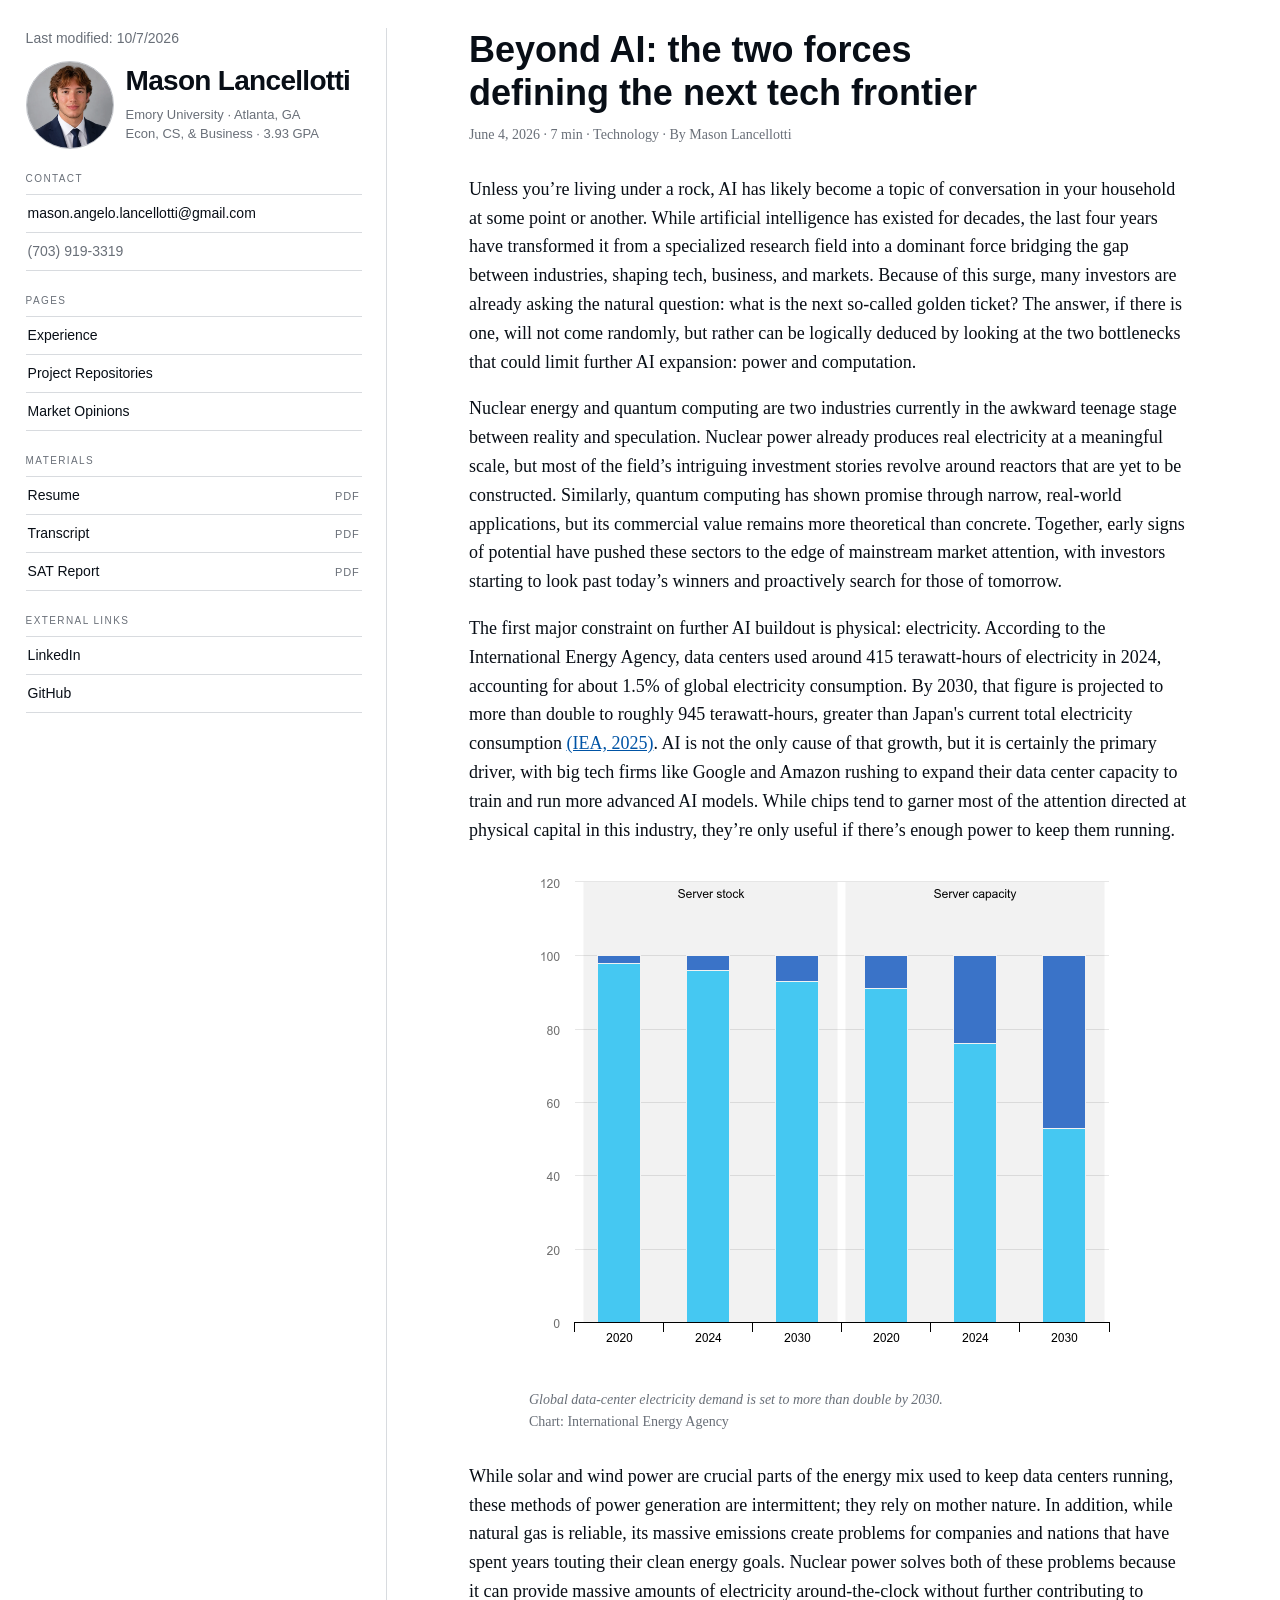
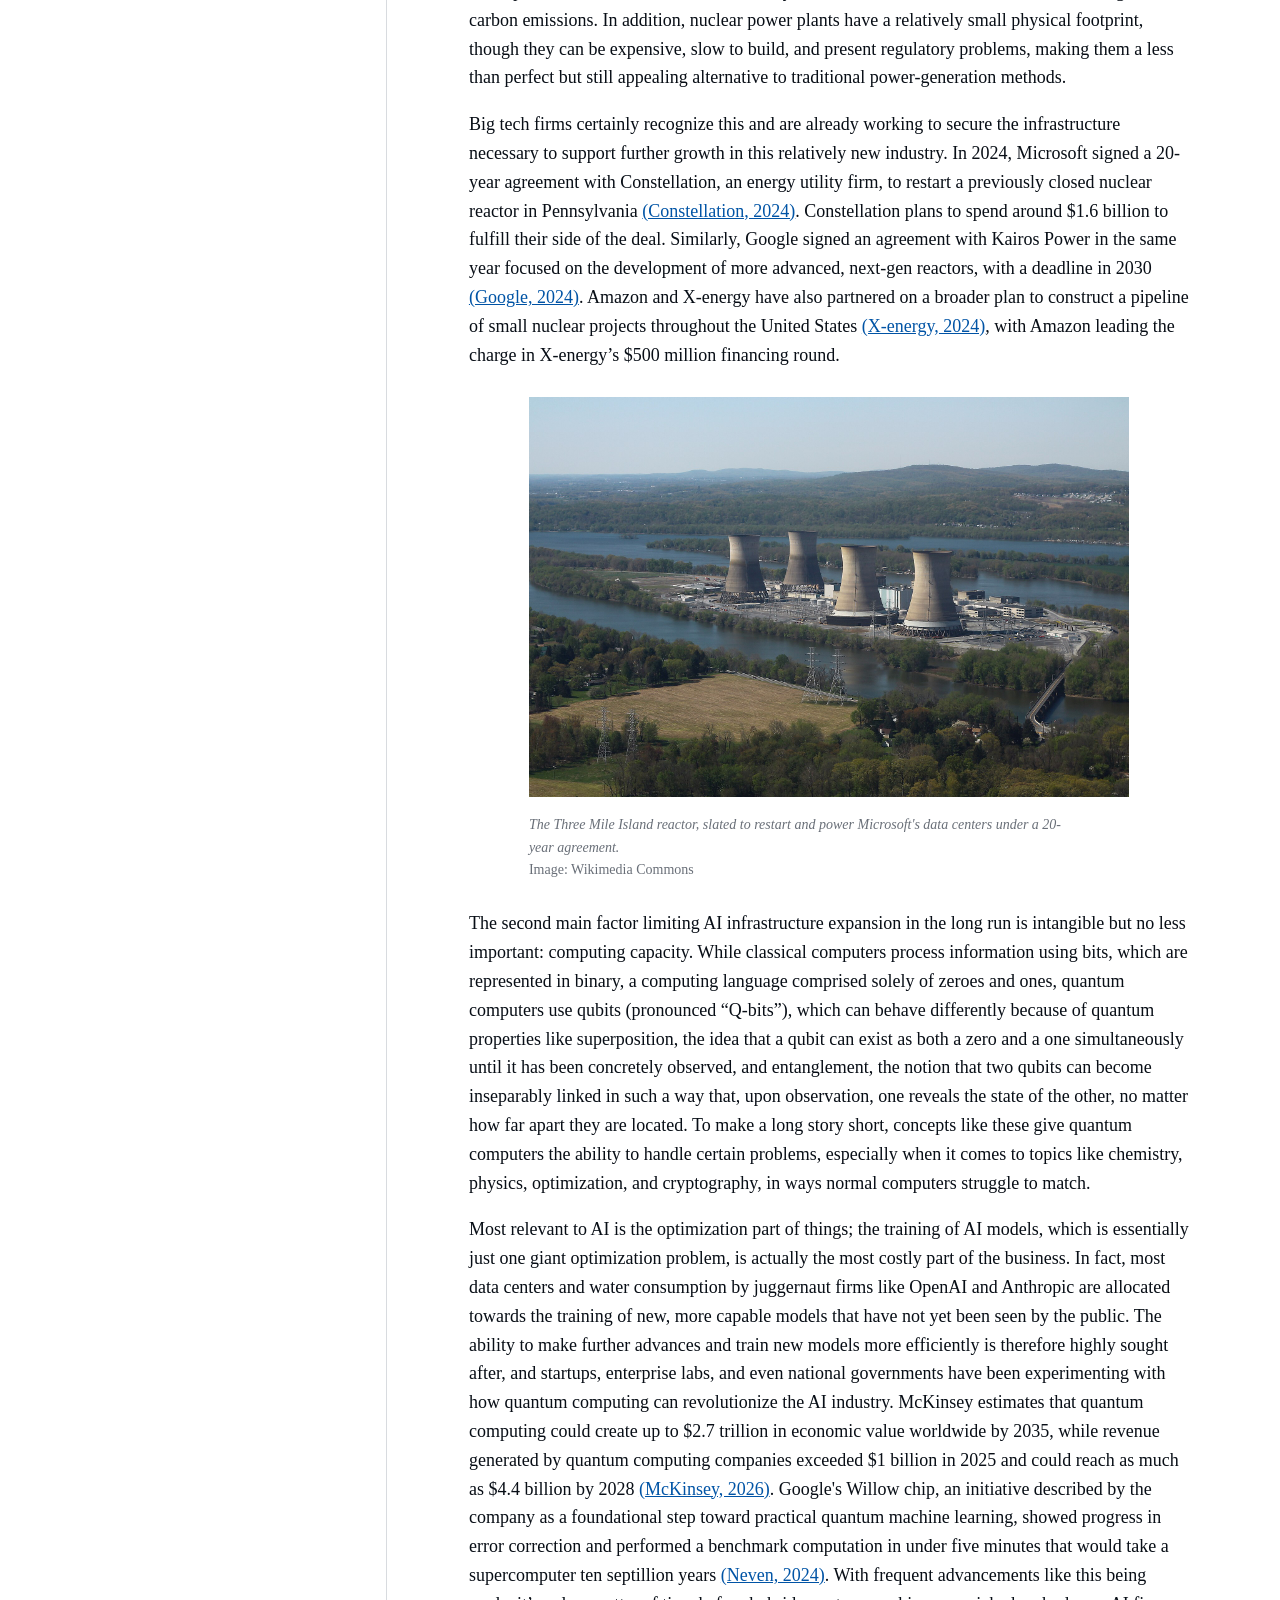
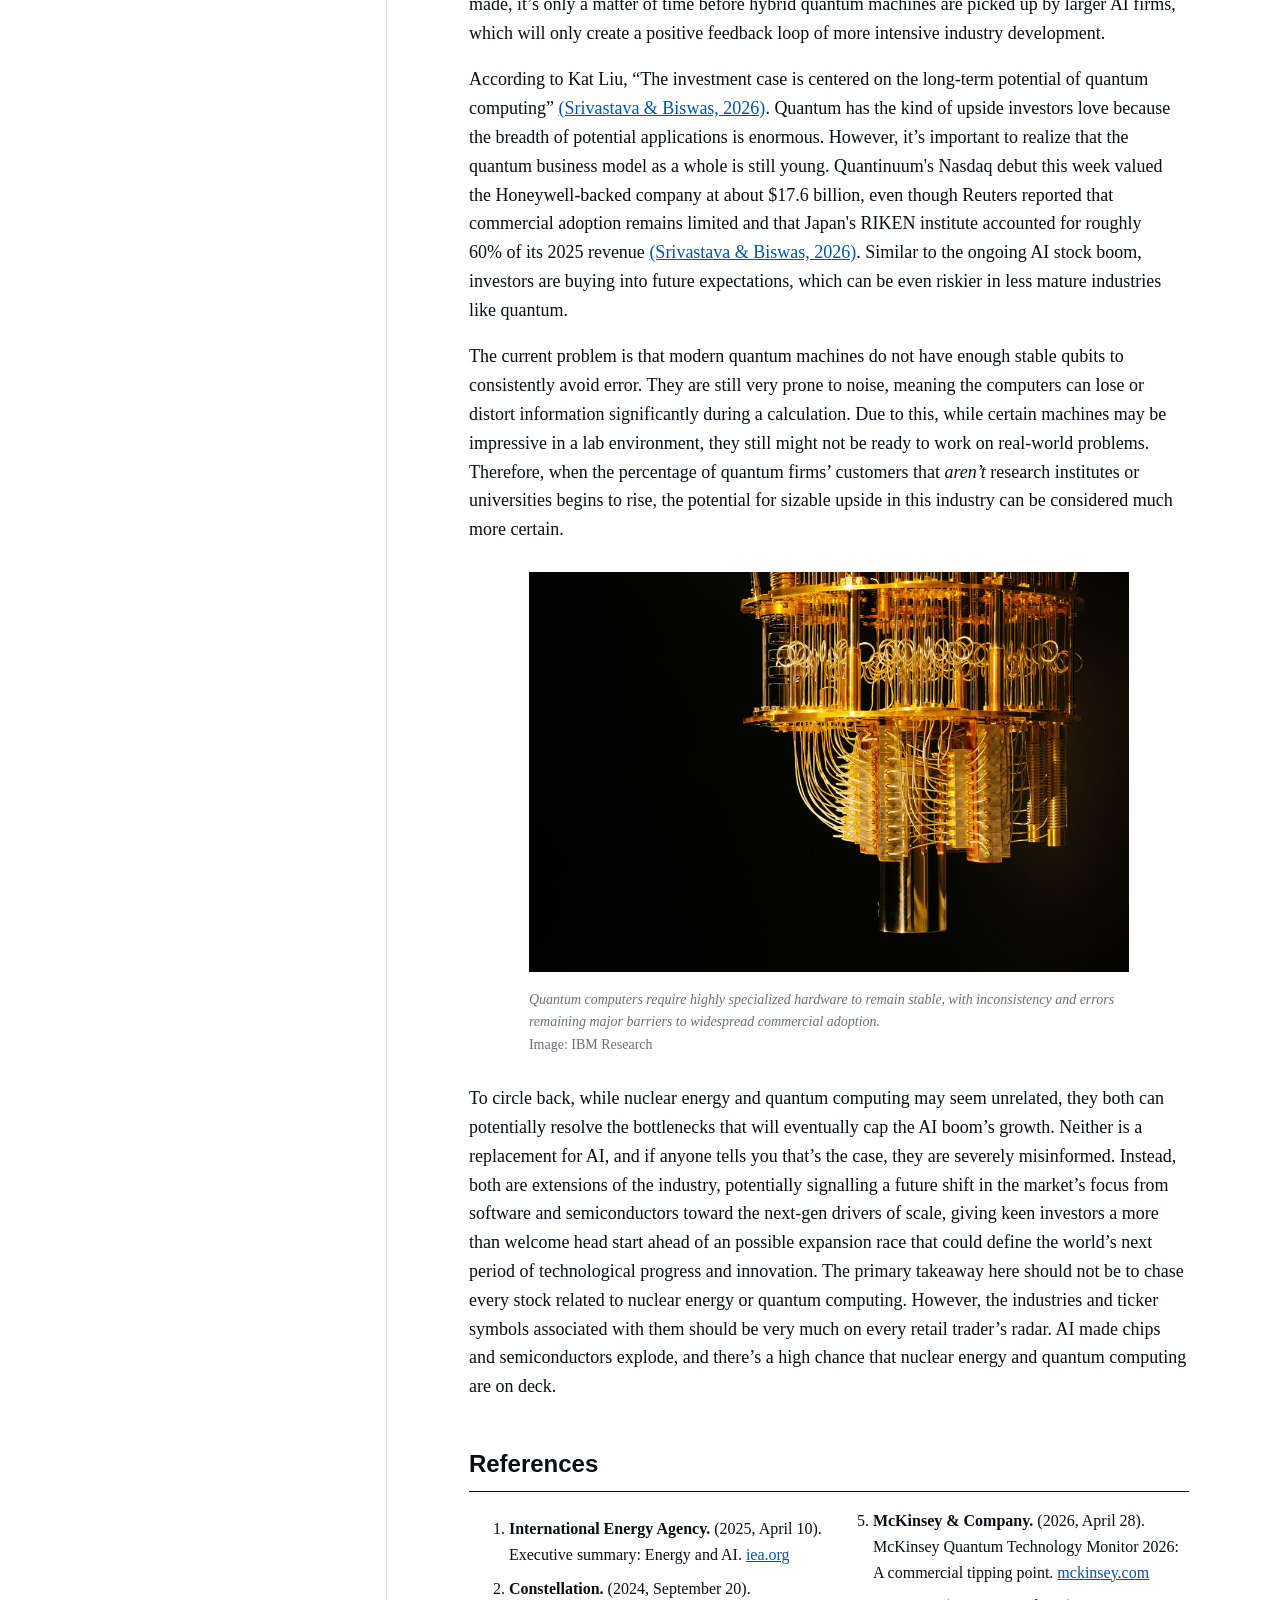
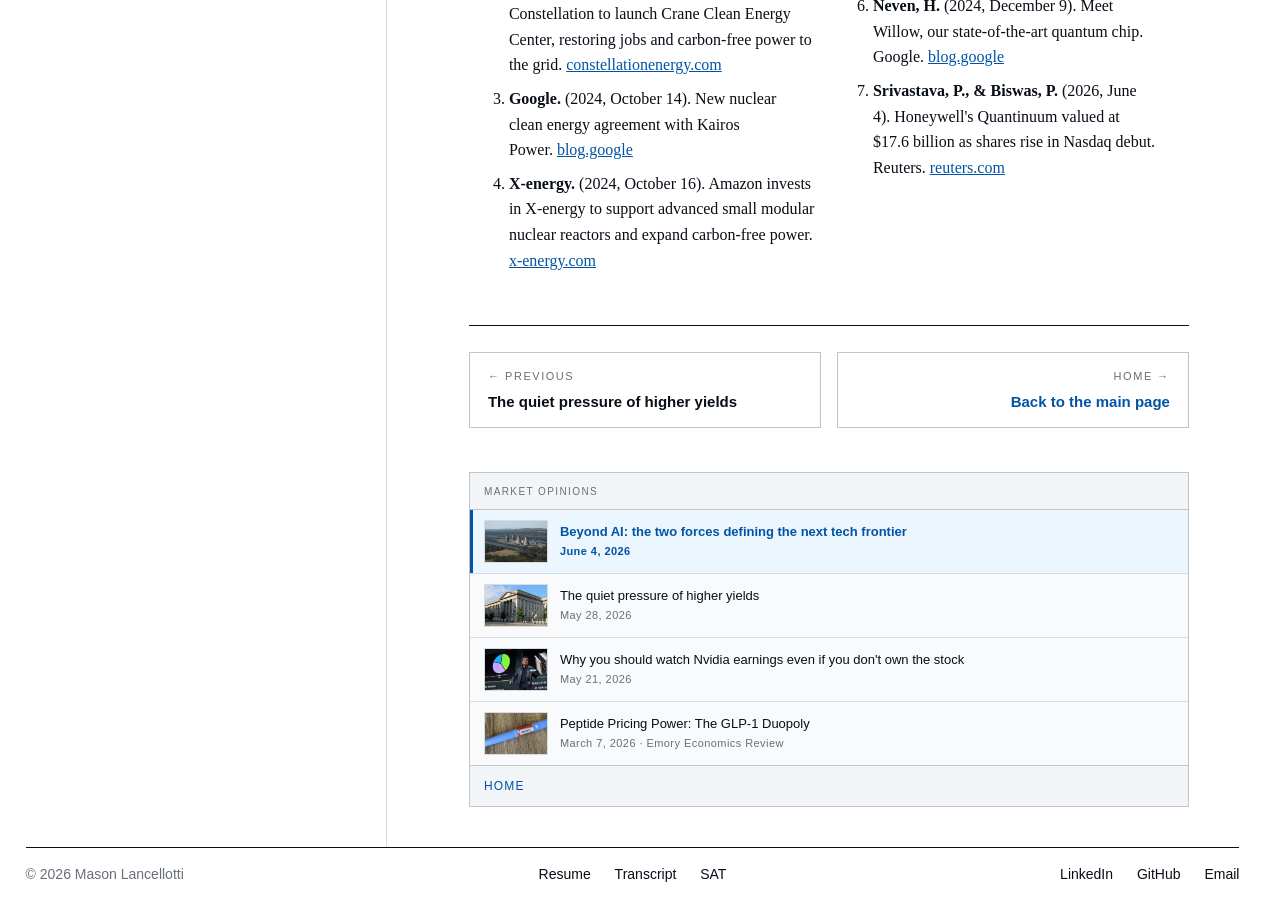
<file: beyond-ai-the-two-forces-defining-the-next-tech-frontier/index.html>
<!doctype html>
<html lang="en">
<head>
<meta charset="utf-8">
<meta name="viewport" content="width=device-width, initial-scale=1">
<title>Beyond AI: the two forces defining the next tech frontier | Mason Lancellotti</title>
<link rel="canonical" href="https://masonlancellotti.com/beyond-ai-the-two-forces-defining-the-next-tech-frontier/">
<meta name="description" content="Nuclear energy and quantum computing could address the power and computation bottlenecks that will eventually constrain AI's growth.">
<meta name="theme-color" content="#ffffff">
<meta property="og:type" content="article">
<meta property="og:title" content="Beyond AI: the two forces defining the next tech frontier">
<meta property="og:description" content="Nuclear energy and quantum computing could address the power and computation bottlenecks that will eventually constrain AI's growth.">
<link rel="icon" href="/assets/favicon.svg" type="image/svg+xml">
<link rel="stylesheet" href="/assets/site.css?v=20261007-13">
</head>
<body>

<div class="wrap article-page">

<aside class="dir">
<div class="dir-in">
  <p class="modified muted">Last modified: 10/7/2026</p>
  <button type="button" class="directory-toggle" aria-controls="site-menu" aria-expanded="false">Menu</button>
  <div class="identity">
    <picture class="identity-photo">
      <source srcset="/images/headshot-new.webp" type="image/webp">
      <img src="/images/headshot-new.jpg" alt="" width="660" height="824">
    </picture>
    <div class="identity-text">
    <p class="dir-name"><a href="/">Mason Lancellotti</a></p>
    <p class="contact">
    <span class="contact-line">Emory University · Atlanta, GA</span>
    <span class="contact-line">Econ, CS, &amp; Business · 3.93 GPA</span>
  </p>
    </div>
  </div>
  <div class="compact-actions">
    <a href="mailto:mason.angelo.lancellotti@gmail.com">Email</a>
    <a href="/files/mason-resume.pdf?v=20261007-2" target="_blank" rel="noopener">Resume</a>
  </div>

  <div class="site-directory" id="site-directory">
  <div class="side-group">
    <p class="side-label">Contact</p>
    <ul class="side-links">
      <li><a href="mailto:mason.angelo.lancellotti@gmail.com">mason.angelo.lancellotti@gmail.com</a></li>
      <li class="plain">(703) 919-3319</li>
    </ul>
  </div>

  <div class="side-group page-links">
    <p class="side-label">Pages</p>
    <ul class="side-links">
      <li><a href="/?tab=filing">Experience</a></li>
      <li><a href="/?tab=repos">Project Repositories</a></li>
      <li><a href="/?tab=blog">Market Opinions</a></li>
    </ul>
  </div>

  <div class="side-group">
    <p class="side-label">Materials</p>
    <ul class="side-links">
      <li><a href="/files/mason-resume.pdf?v=20261007-2" target="_blank" rel="noopener">Resume<span class="tag">PDF</span></a></li>
      <li><a href="/files/Transcript_Mason_Lancellotti.pdf" target="_blank" rel="noopener">Transcript<span class="tag">PDF</span></a></li>
      <li><a href="/files/mason-sat.pdf" target="_blank" rel="noopener">SAT Report<span class="tag">PDF</span></a></li>
    </ul>
  </div>

  <div class="side-group">
    <p class="side-label">External Links</p>
    <ul class="side-links">
      <li><a href="https://www.linkedin.com/in/masonlancellotti/" target="_blank" rel="noopener">LinkedIn</a></li>
      <li><a href="https://github.com/masonlancellotti" target="_blank" rel="noopener">GitHub</a></li>
    </ul>
  </div>
  </div>

</div>
</aside>


<main class="art-col">
<article class="article">
  <h1>Beyond AI: the two forces defining the next tech frontier</h1>
  <p class="byline"><span class="keep-together">June 4, 2026</span> · <span class="keep-together">7 min</span> · <span class="keep-together">Technology</span> · <span class="keep-together">By Mason Lancellotti</span></p>

  <div>
    <p>Unless you’re living under a rock, AI has likely become a topic of conversation in your household at some point or another. While artificial intelligence has existed for decades, the last four years have transformed it from a specialized research field into a dominant force bridging the gap between industries, shaping tech, business, and markets. Because of this surge, many investors are already asking the natural question: what is the next so-called golden ticket? The answer, if there is one, will not come randomly, but rather can be logically deduced by looking at the two bottlenecks that could limit further AI expansion: power and computation.</p>

    <p>Nuclear energy and quantum computing are two industries currently in the awkward teenage stage between reality and speculation. Nuclear power already produces real electricity at a meaningful scale, but most of the field’s intriguing investment stories revolve around reactors that are yet to be constructed. Similarly, quantum computing has shown promise through narrow, real-world applications, but its commercial value remains more theoretical than concrete. Together, early signs of potential have pushed these sectors to the edge of mainstream market attention, with investors starting to look past today’s winners and proactively search for those of tomorrow.</p>

    <p>The first major constraint on further AI buildout is physical: electricity. According to the International Energy Agency, data centers used around 415 terawatt-hours of electricity in 2024, accounting for about 1.5% of global electricity consumption. By 2030, that figure is projected to more than double to roughly 945 terawatt-hours, greater than Japan's current total electricity consumption <a href="#ref-1">(IEA, 2025)</a>. AI is not the only cause of that growth, but it is certainly the primary driver, with big tech firms like Google and Amazon rushing to expand their data center capacity to train and run more advanced AI models. While chips tend to garner most of the attention directed at physical capital in this industry, they’re only useful if there’s enough power to keep them running.</p>

    <figure>
      <img src="/blog/images/iea-data-centre-electricity-demand.png" alt="IEA chart comparing data-center electricity consumption from 2020 to 2030." loading="lazy">
      <figcaption>Global data-center electricity demand is set to more than double by 2030. <span class="credit">Chart: International Energy Agency</span></figcaption>
    </figure>

    <p>While solar and wind power are crucial parts of the energy mix used to keep data centers running, these methods of power generation are intermittent; they rely on mother nature. In addition, while natural gas is reliable, its massive emissions create problems for companies and nations that have spent years touting their clean energy goals. Nuclear power solves both of these problems because it can provide massive amounts of electricity around-the-clock without further contributing to carbon emissions. In addition, nuclear power plants have a relatively small physical footprint, though they can be expensive, slow to build, and present regulatory problems, making them a less than perfect but still appealing alternative to traditional power-generation methods.</p>

    <p>Big tech firms certainly recognize this and are already working to secure the infrastructure necessary to support further growth in this relatively new industry. In 2024, Microsoft signed a 20-year agreement with Constellation, an energy utility firm, to restart a previously closed nuclear reactor in Pennsylvania <a href="#ref-2">(Constellation, 2024)</a>. Constellation plans to spend around $1.6 billion to fulfill their side of the deal. Similarly, Google signed an agreement with Kairos Power in the same year focused on the development of more advanced, next-gen reactors, with a deadline in 2030 <a href="#ref-3">(Google, 2024)</a>. Amazon and X-energy have also partnered on a broader plan to construct a pipeline of small nuclear projects throughout the United States <a href="#ref-4">(X-energy, 2024)</a>, with Amazon leading the charge in X-energy’s $500 million financing round.</p>

    <figure>
      <img src="/blog/images/three-mile-island.jpg" alt="Aerial view of the Three Mile Island nuclear power plant in Pennsylvania." loading="lazy">
      <figcaption>The Three Mile Island reactor, slated to restart and power Microsoft's data centers under a 20-year agreement. <span class="credit">Image: Wikimedia Commons</span></figcaption>
    </figure>

    <p>The second main factor limiting AI infrastructure expansion in the long run is intangible but no less important: computing capacity. While classical computers process information using bits, which are represented in binary, a computing language comprised solely of zeroes and ones, quantum computers use qubits (pronounced “Q-bits”), which can behave differently because of quantum properties like superposition, the idea that a qubit can exist as both a zero and a one simultaneously until it has been concretely observed, and entanglement, the notion that two qubits can become inseparably linked in such a way that, upon observation, one reveals the state of the other, no matter how far apart they are located. To make a long story short, concepts like these give quantum computers the ability to handle certain problems, especially when it comes to topics like chemistry, physics, optimization, and cryptography, in ways normal computers struggle to match.</p>

    <p>Most relevant to AI is the optimization part of things; the training of AI models, which is essentially just one giant optimization problem, is actually the most costly part of the business. In fact, most data centers and water consumption by juggernaut firms like OpenAI and Anthropic are allocated towards the training of new, more capable models that have not yet been seen by the public. The ability to make further advances and train new models more efficiently is therefore highly sought after, and startups, enterprise labs, and even national governments have been experimenting with how quantum computing can revolutionize the AI industry. McKinsey estimates that quantum computing could create up to $2.7 trillion in economic value worldwide by 2035, while revenue generated by quantum computing companies exceeded $1 billion in 2025 and could reach as much as $4.4 billion by 2028 <a href="#ref-5">(McKinsey, 2026)</a>. Google's Willow chip, an initiative described by the company as a foundational step toward practical quantum machine learning, showed progress in error correction and performed a benchmark computation in under five minutes that would take a supercomputer ten septillion years <a href="#ref-6">(Neven, 2024)</a>. With frequent advancements like this being made, it’s only a matter of time before hybrid quantum machines are picked up by larger AI firms, which will only create a positive feedback loop of more intensive industry development.</p>

    <p>According to Kat Liu, “The investment case is centered on the long-term potential of quantum computing” <a href="#ref-7">(Srivastava &amp; Biswas, 2026)</a>. Quantum has the kind of upside investors love because the breadth of potential applications is enormous. However, it’s important to realize that the quantum business model as a whole is still young. Quantinuum's Nasdaq debut this week valued the Honeywell-backed company at about $17.6 billion, even though Reuters reported that commercial adoption remains limited and that Japan's RIKEN institute accounted for roughly 60% of its 2025 revenue <a href="#ref-7">(Srivastava &amp; Biswas, 2026)</a>. Similar to the ongoing AI stock boom, investors are buying into future expectations, which can be even riskier in less mature industries like quantum.</p>

    <p>The current problem is that modern quantum machines do not have enough stable qubits to consistently avoid error. They are still very prone to noise, meaning the computers can lose or distort information significantly during a calculation. Due to this, while certain machines may be impressive in a lab environment, they still might not be ready to work on real-world problems. Therefore, when the percentage of quantum firms’ customers that <em>aren’t</em> research institutes or universities begins to rise, the potential for sizable upside in this industry can be considered much more certain.</p>

    <figure>
      <img src="/blog/images/quantum-computing-hardware.jpg" alt="Quantum computing hardware inside a dilution refrigerator." loading="lazy">
      <figcaption>Quantum computers require highly specialized hardware to remain stable, with inconsistency and errors remaining major barriers to widespread commercial adoption. <span class="credit">Image: IBM Research</span></figcaption>
    </figure>

    <p>To circle back, while nuclear energy and quantum computing may seem unrelated, they both can potentially resolve the bottlenecks that will eventually cap the AI boom’s growth. Neither is a replacement for AI, and if anyone tells you that’s the case, they are severely misinformed. Instead, both are extensions of the industry, potentially signalling a future shift in the market’s focus from software and semiconductors toward the next-gen drivers of scale, giving keen investors a more than welcome head start ahead of an possible expansion race that could define the world’s next period of technological progress and innovation. The primary takeaway here should not be to chase every stock related to nuclear energy or quantum computing. However, the industries and ticker symbols associated with them should be very much on every retail trader’s radar. AI made chips and semiconductors explode, and there’s a high chance that nuclear energy and quantum computing are on deck.</p>
  </div>

  <h2>References</h2>
  <ol class="refs">
    <li id="ref-1"><b>International Energy Agency.</b> (2025, April 10). Executive summary: Energy and AI. <a href="https://www.iea.org/reports/energy-and-ai/executive-summary" target="_blank" rel="noopener">iea.org</a></li>
    <li id="ref-2"><b>Constellation.</b> (2024, September 20). Constellation to launch Crane Clean Energy Center, restoring jobs and carbon-free power to the grid. <a href="https://www.constellationenergy.com/news/2024/Constellation-to-Launch-Crane-Clean-Energy-Center-Restoring-Jobs-and-Carbon-Free-Power-to-The-Grid.html" target="_blank" rel="noopener">constellationenergy.com</a></li>
    <li id="ref-3"><b>Google.</b> (2024, October 14). New nuclear clean energy agreement with Kairos Power. <a href="https://blog.google/company-news/outreach-and-initiatives/sustainability/google-kairos-power-nuclear-energy-agreement/" target="_blank" rel="noopener">blog.google</a></li>
    <li id="ref-4"><b>X-energy.</b> (2024, October 16). Amazon invests in X-energy to support advanced small modular nuclear reactors and expand carbon-free power. <a href="https://x-energy.com/news/amazon-invests-in-x-energy-to-support-advanced-small-modular-nuclear-reactors-and-expand-carbon-free-power/" target="_blank" rel="noopener">x-energy.com</a></li>
    <li id="ref-5"><b>McKinsey &amp; Company.</b> (2026, April 28). McKinsey Quantum Technology Monitor 2026: A commercial tipping point. <a href="https://www.mckinsey.com/capabilities/mckinsey-technology/our-insights/mckinsey-quantum-technology-monitor-2026-a-commercial-tipping-point" target="_blank" rel="noopener">mckinsey.com</a></li>
    <li id="ref-6"><b>Neven, H.</b> (2024, December 9). Meet Willow, our state-of-the-art quantum chip. Google. <a href="https://blog.google/innovation-and-ai/technology/research/google-willow-quantum-chip/" target="_blank" rel="noopener">blog.google</a></li>
    <li id="ref-7"><b>Srivastava, P., &amp; Biswas, P.</b> (2026, June 4). Honeywell's Quantinuum valued at $17.6 billion as shares rise in Nasdaq debut. Reuters. <a href="https://www.reuters.com/business/honeywells-quantinuum-valued-176-billion-shares-rise-nasdaq-debut-2026-06-04/" target="_blank" rel="noopener">reuters.com</a></li>
  </ol>
  <nav class="post-foot" aria-label="More articles">
    <div class="pf-row">
      <a class="pf prev" href="/the-quiet-pressure-of-higher-yields/"><span class="lbl">← Previous</span><span class="t">The quiet pressure of higher yields</span></a>
      <a class="pf next pf-home" href="/"><span class="lbl">Home &#8594;</span><span class="t">Back to the main page</span></a>
    </div>
  </nav>
</article>

<div class="art-rail">
  <div class="art-rail-in">
    <p class="side-label">Market Opinions</p>
    <ul class="rail-list">
      <li class="here"><a href="/beyond-ai-the-two-forces-defining-the-next-tech-frontier/"><span class="rt"><img src="/blog/images/three-mile-island.jpg" alt="" loading="lazy"></span><span class="rx"><span class="rn">Beyond AI: the two forces defining the next tech frontier</span><span class="d">June 4, 2026</span></span></a></li>
      <li><a href="/the-quiet-pressure-of-higher-yields/"><span class="rt"><img src="/blog/images/treasury-building.jpg" alt="" loading="lazy"></span><span class="rx"><span class="rn">The quiet pressure of higher yields</span><span class="d">May 28, 2026</span></span></a></li>
      <li><a href="/why-you-should-watch-nvidia-earnings-even-if-you-dont-own-the-stock/"><span class="rt"><img src="/blog/images/jensen-huang.jpg" alt="" loading="lazy"></span><span class="rx"><span class="rn">Why you should watch Nvidia earnings even if you don't own the stock</span><span class="d">May 21, 2026</span></span></a></li>
      <li><a href="/peptide-pricing-power-the-glp-1-duopoly/"><span class="rt"><img src="/blog/images/ozempic-pen.jpg" alt="" loading="lazy"></span><span class="rx"><span class="rn">Peptide Pricing Power: The GLP-1 Duopoly</span><span class="d">March 7, 2026 · Emory Economics Review</span></span></a></li>
    </ul>
    <a class="rail-home" href="/">Home</a>
  </div>
</div>
</main>



<footer>
  <div class="foot-row">
    <p class="fl-left">&#169; 2026 Mason Lancellotti</p>
    <nav class="fl-mid" aria-label="Materials">
      <a href="/files/mason-resume.pdf?v=20261007-2" target="_blank" rel="noopener">Resume</a>
      <a href="/files/Transcript_Mason_Lancellotti.pdf" target="_blank" rel="noopener">Transcript</a>
      <a href="/files/mason-sat.pdf" target="_blank" rel="noopener">SAT</a>
    </nav>
    <nav class="fl-right" aria-label="Elsewhere">
      <a href="https://www.linkedin.com/in/masonlancellotti/" target="_blank" rel="noopener">LinkedIn</a>
      <a href="https://github.com/masonlancellotti" target="_blank" rel="noopener">GitHub</a>
      <a href="mailto:mason.angelo.lancellotti@gmail.com">Email</a>
    </nav>
  </div>
</footer>

</div>
<dialog class="site-menu" id="site-menu" aria-labelledby="site-menu-title">
  <div class="site-menu-header">
    <h2 id="site-menu-title">Navigation</h2>
    <button type="button" class="site-menu-close" autofocus>Close</button>
  </div>
  <div class="site-menu-body"></div>
</dialog>
<script src="/assets/navigation.js?v=20261007-7" defer></script>
</body>
</html>
</file>
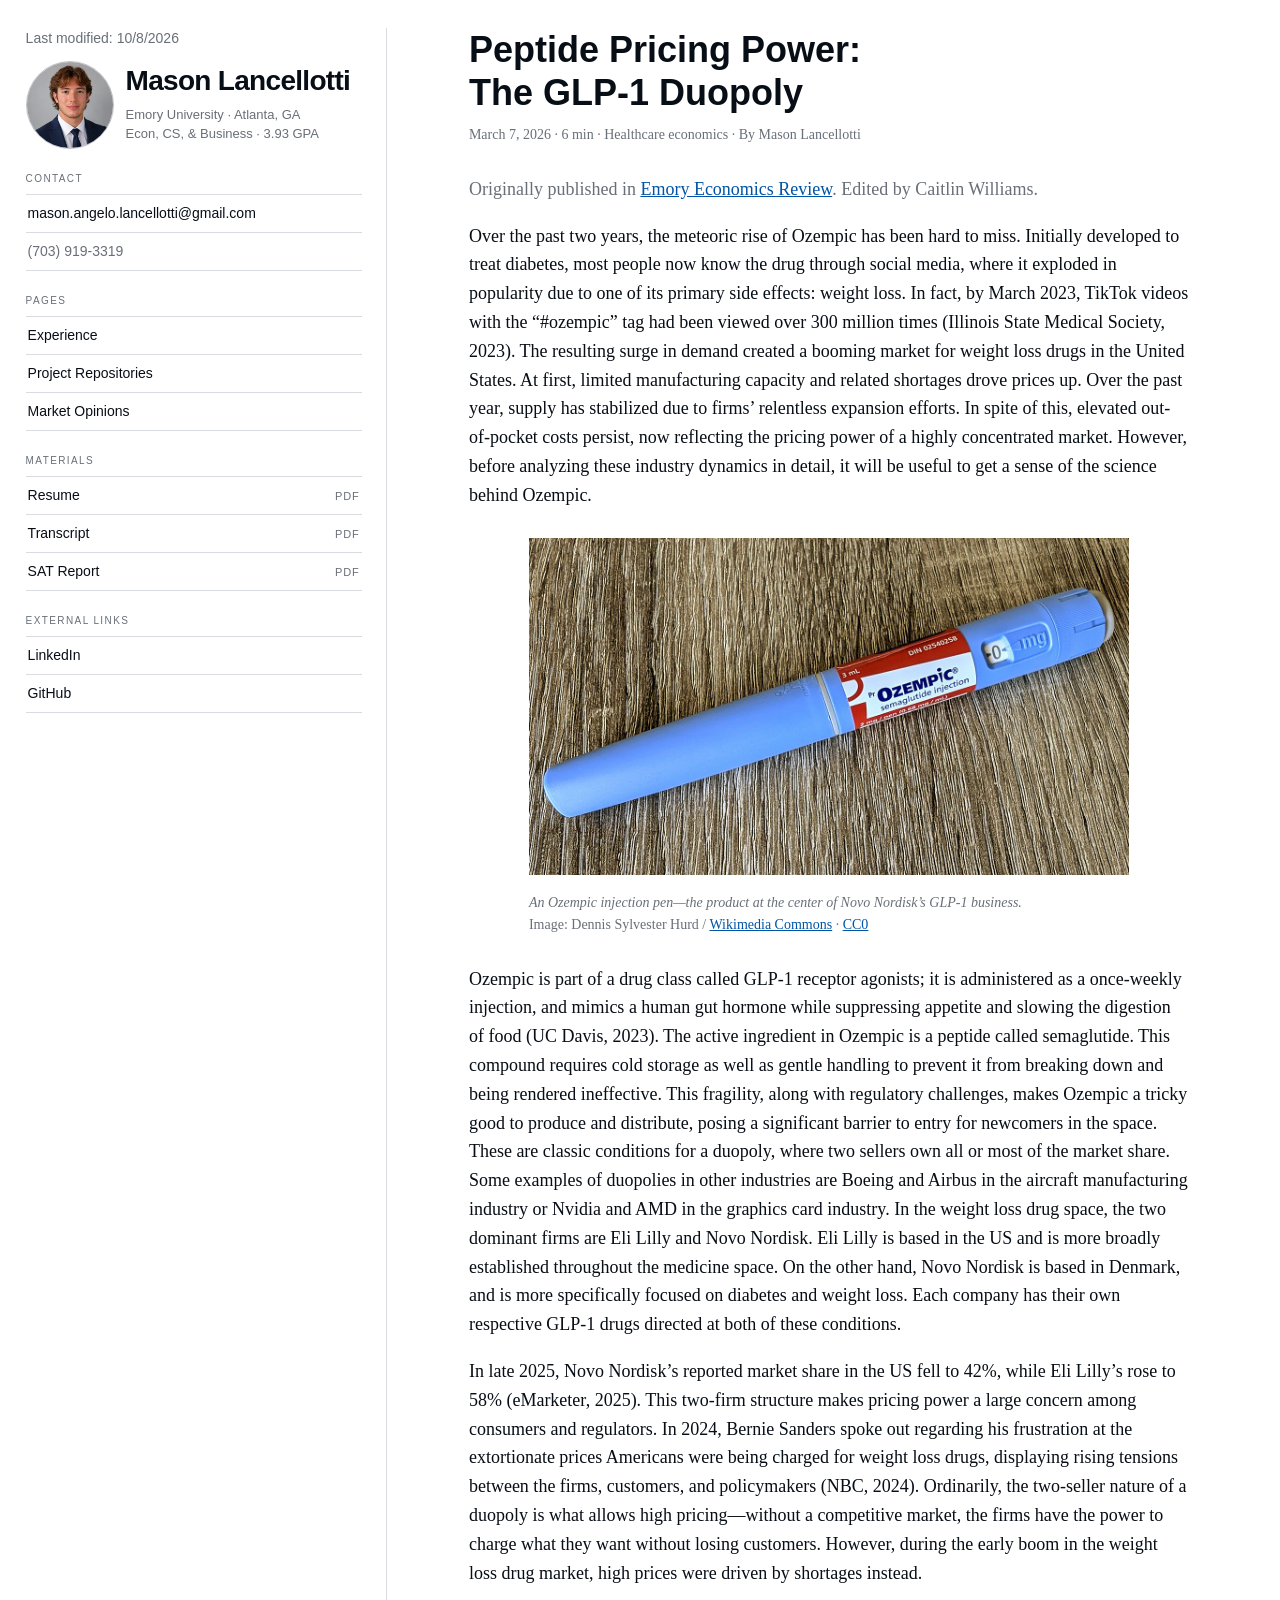
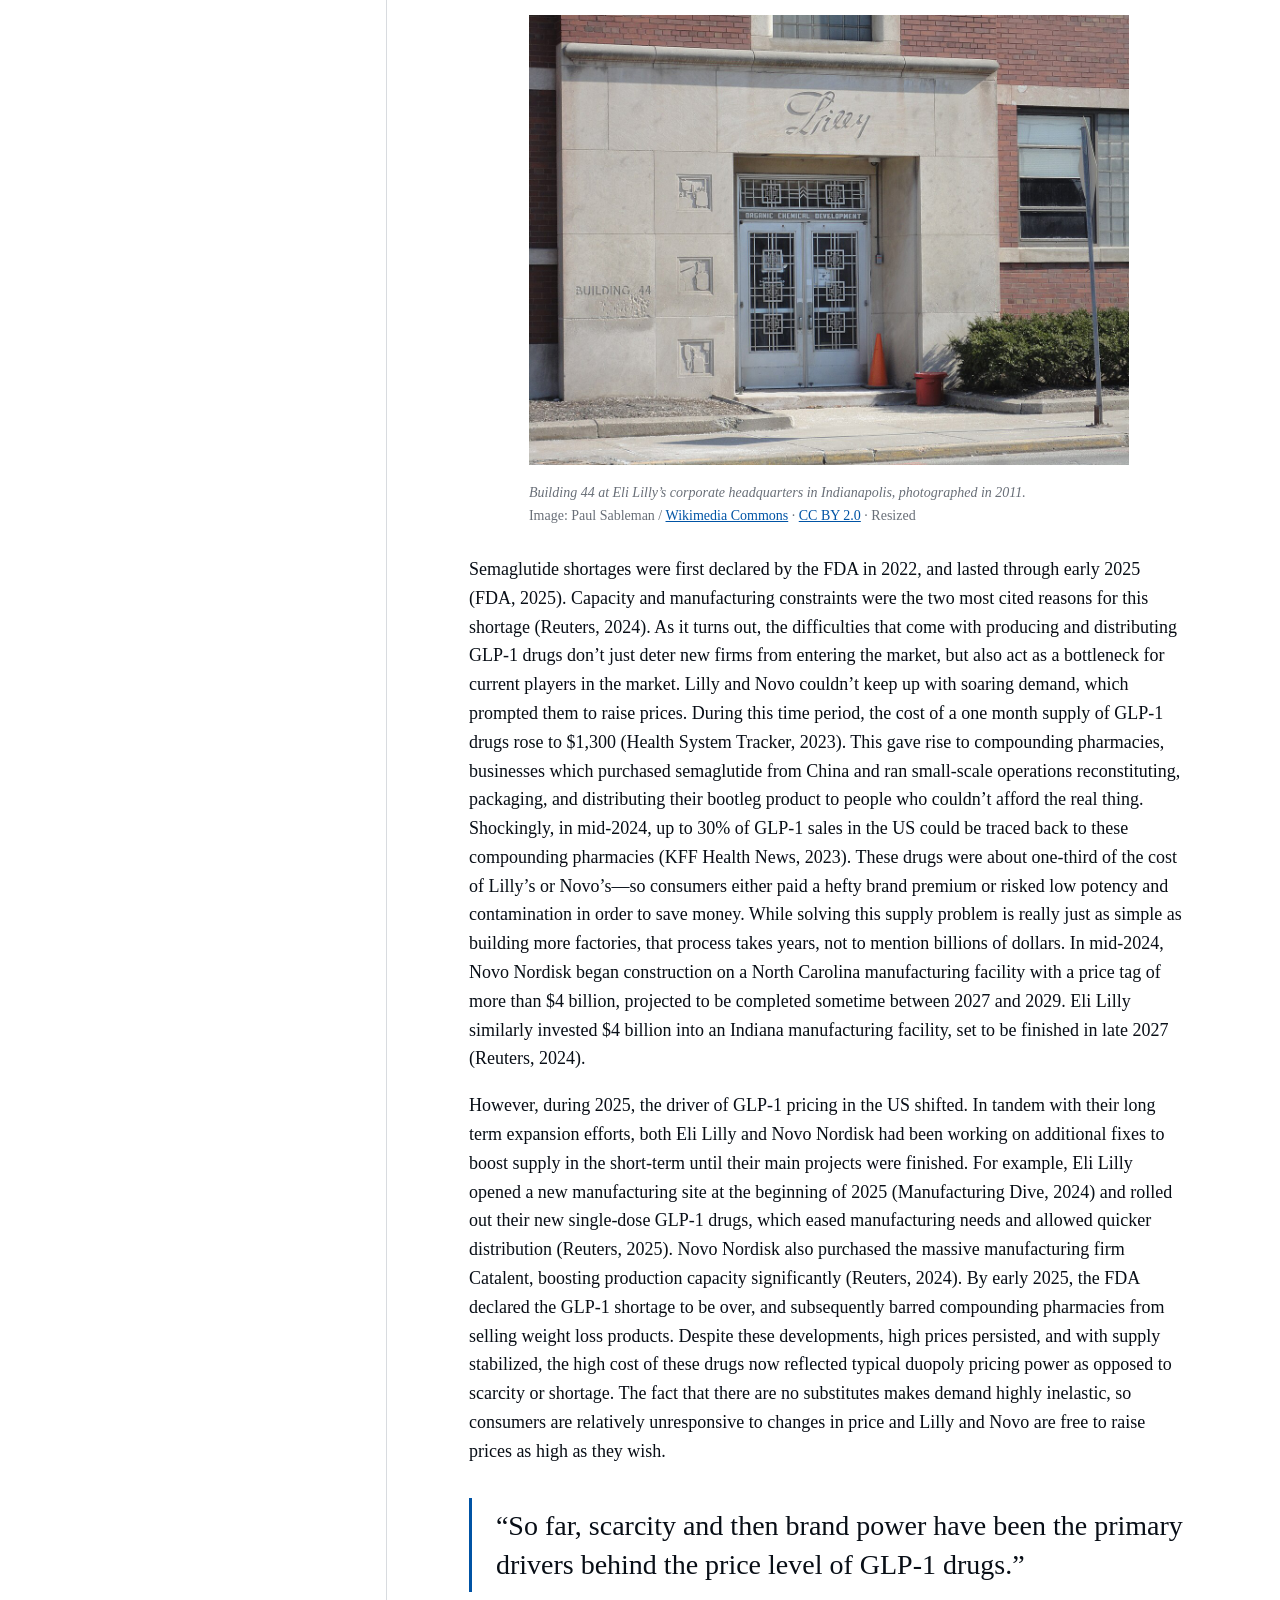
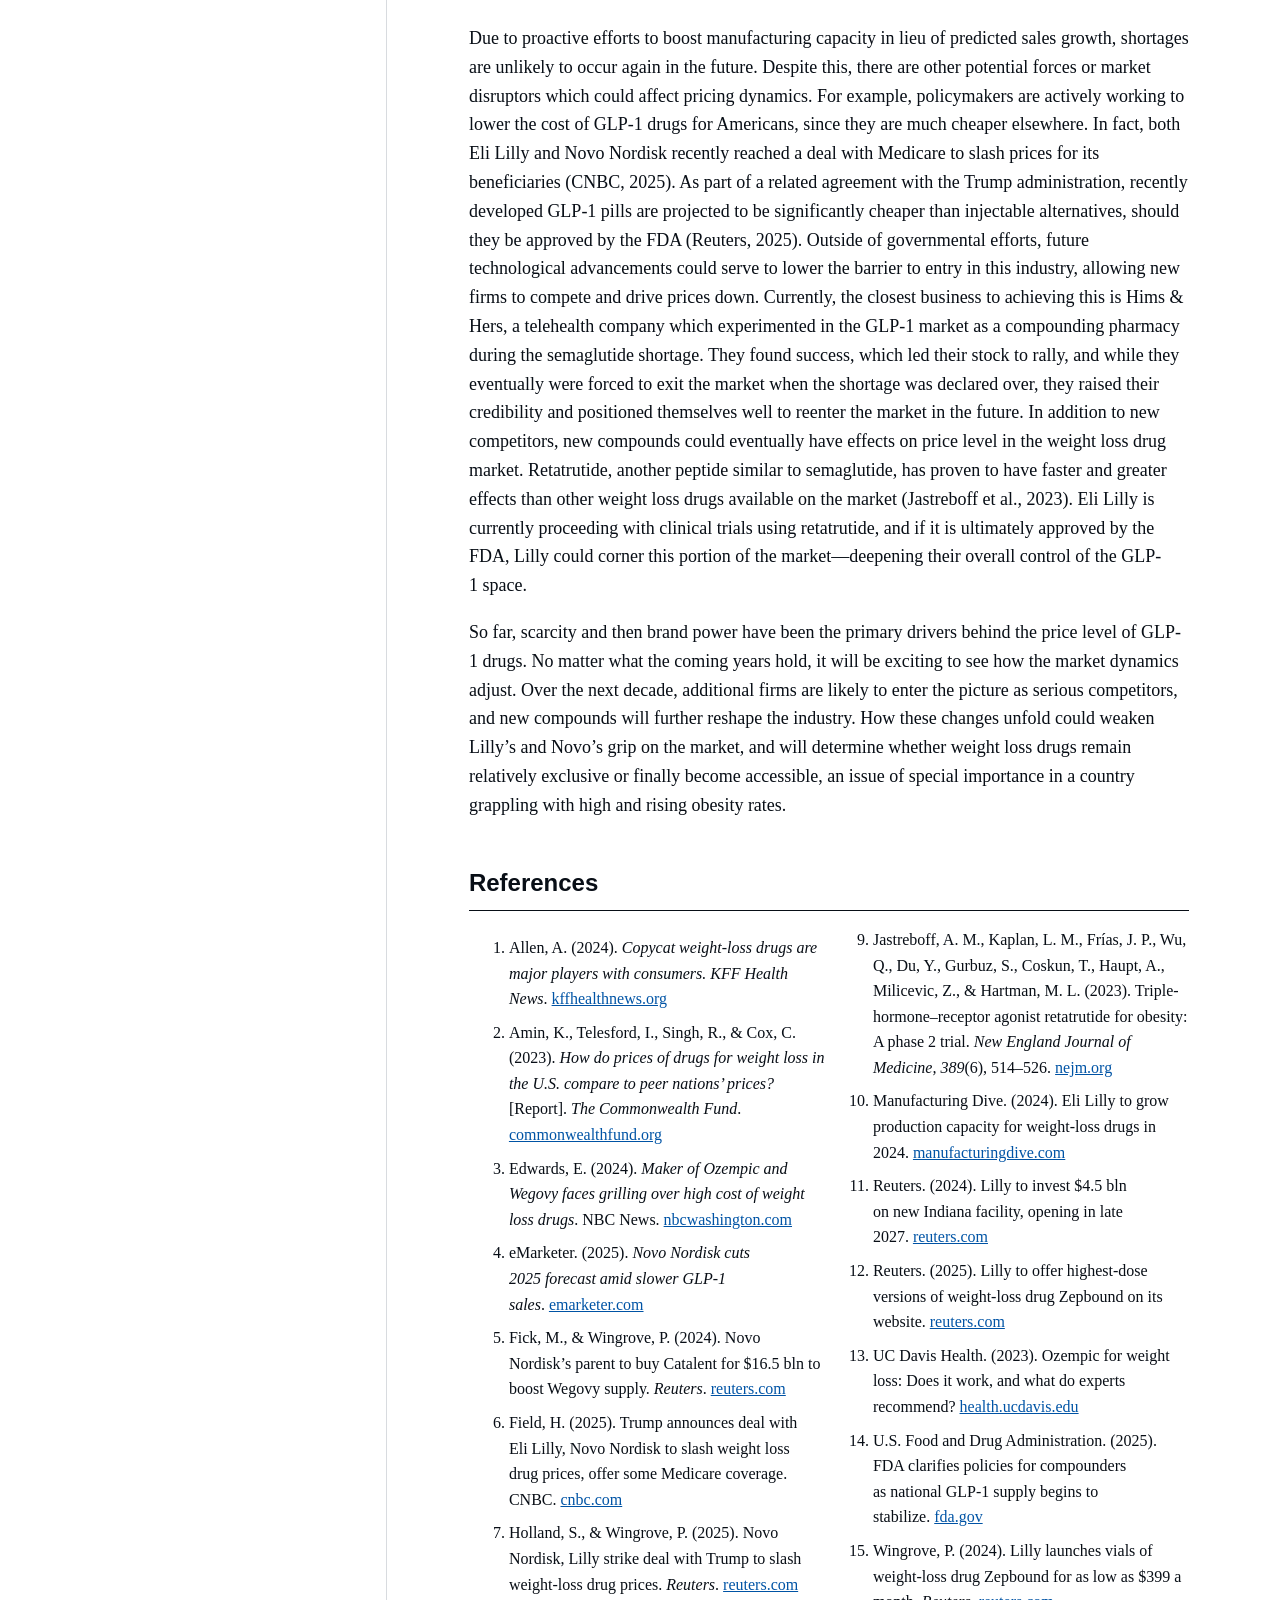
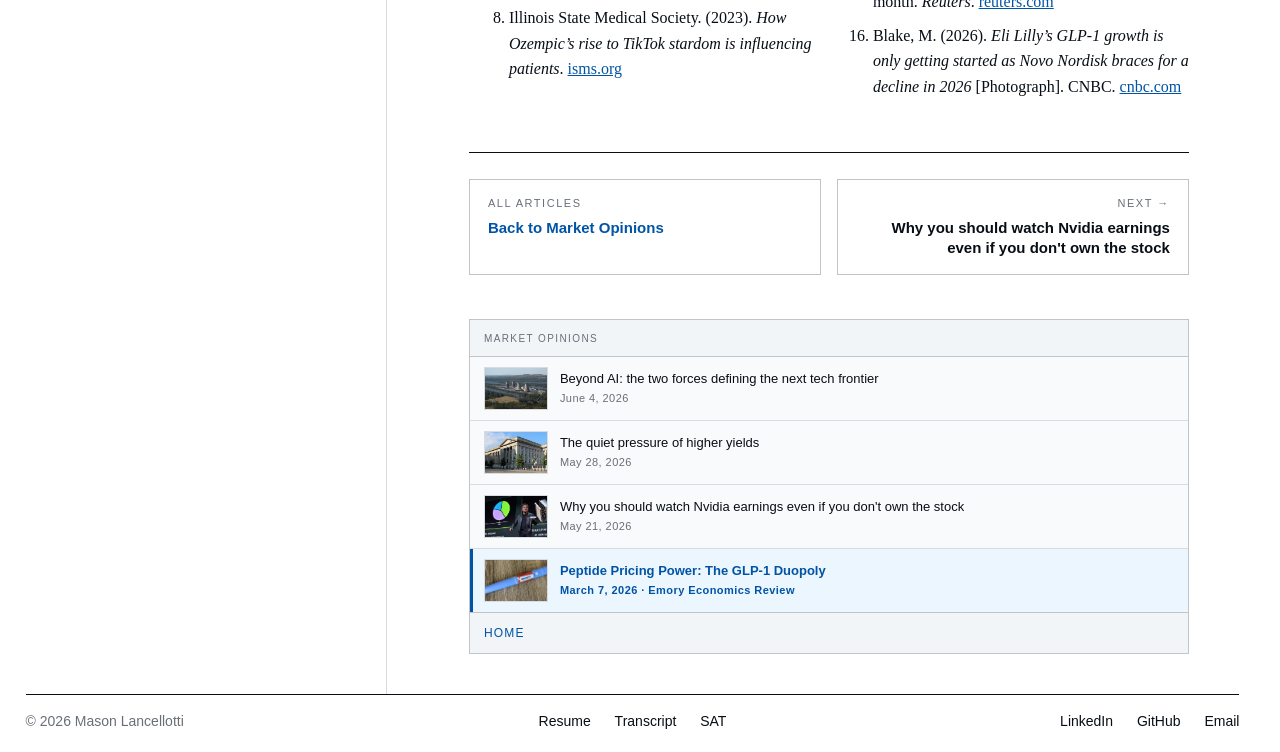
<file: peptide-pricing-power-the-glp-1-duopoly/index.html>
<!doctype html>
<html lang="en">
<head>
<meta charset="utf-8">
<meta name="viewport" content="width=device-width, initial-scale=1">
<title>Peptide Pricing Power: The GLP-1 Duopoly | Mason Lancellotti</title>
<link rel="canonical" href="https://masonlancellotti.com/peptide-pricing-power-the-glp-1-duopoly/">
<meta name="description" content="Why GLP-1 drug prices stayed high as shortages eased, and how Eli Lilly and Novo Nordisk’s duopoly shapes the market for weight loss treatments.">
<meta name="theme-color" content="#ffffff">
<meta property="og:type" content="article">
<meta property="og:title" content="Peptide Pricing Power: The GLP-1 Duopoly">
<meta property="og:description" content="Why GLP-1 drug prices stayed high as shortages eased, and how Eli Lilly and Novo Nordisk’s duopoly shapes the market for weight loss treatments.">
<link rel="icon" href="/assets/favicon.svg" type="image/svg+xml">
<link rel="stylesheet" href="/assets/site.css?v=20261008-1">
</head>
<body>

<div class="wrap article-page">

<aside class="dir">
<div class="dir-in">
  <p class="modified muted">Last modified: 10/8/2026</p>
  <button type="button" class="directory-toggle" aria-controls="site-menu" aria-expanded="false">Menu</button>
  <div class="identity">
    <picture class="identity-photo">
      <source srcset="/images/headshot-new.webp" type="image/webp">
      <img src="/images/headshot-new.jpg" alt="" width="660" height="824">
    </picture>
    <div class="identity-text">
    <p class="dir-name"><a href="/">Mason Lancellotti</a></p>
    <p class="contact">
    <span class="contact-line">Emory University · Atlanta, GA</span>
    <span class="contact-line">Econ, CS, &amp; Business · 3.93 GPA</span>
  </p>
    </div>
  </div>
  <div class="compact-actions">
    <a href="mailto:mason.angelo.lancellotti@gmail.com">Email</a>
    <a href="/files/mason-resume.pdf?v=20261007-2" target="_blank" rel="noopener">Resume</a>
  </div>

  <div class="site-directory" id="site-directory">
  <div class="side-group">
    <p class="side-label">Contact</p>
    <ul class="side-links">
      <li><a href="mailto:mason.angelo.lancellotti@gmail.com">mason.angelo.lancellotti@gmail.com</a></li>
      <li class="plain">(703) 919-3319</li>
    </ul>
  </div>

  <div class="side-group page-links">
    <p class="side-label">Pages</p>
    <ul class="side-links">
      <li><a href="/?tab=filing">Experience</a></li>
      <li><a href="/?tab=repos">Project Repositories</a></li>
      <li><a href="/?tab=blog">Market Opinions</a></li>
    </ul>
  </div>

  <div class="side-group">
    <p class="side-label">Materials</p>
    <ul class="side-links">
      <li><a href="/files/mason-resume.pdf?v=20261007-2" target="_blank" rel="noopener">Resume<span class="tag">PDF</span></a></li>
      <li><a href="/files/Transcript_Mason_Lancellotti.pdf" target="_blank" rel="noopener">Transcript<span class="tag">PDF</span></a></li>
      <li><a href="/files/mason-sat.pdf" target="_blank" rel="noopener">SAT Report<span class="tag">PDF</span></a></li>
    </ul>
  </div>

  <div class="side-group">
    <p class="side-label">External Links</p>
    <ul class="side-links">
      <li><a href="https://www.linkedin.com/in/masonlancellotti/" target="_blank" rel="noopener">LinkedIn</a></li>
      <li><a href="https://github.com/masonlancellotti" target="_blank" rel="noopener">GitHub</a></li>
    </ul>
  </div>
  </div>

</div>
</aside>


<main class="art-col">
<article class="article">
  <h1>Peptide Pricing Power: The GLP-1 Duopoly</h1>
  <p class="byline"><span class="keep-together">March 7, 2026</span> · <span class="keep-together">6 min</span> · <span class="keep-together">Healthcare economics</span> · <span class="keep-together">By Mason Lancellotti</span></p>
  <p class="muted">Originally published in <a href="https://emoryeconomicsreview.org/articles/2026/3/3/peptide-pricing-power-the-glp-1-duopoly" target="_blank" rel="noopener">Emory Economics Review</a>. Edited by Caitlin Williams.</p>
  <div>
    <p>Over the past two years, the meteoric rise of Ozempic has been hard to miss. Initially developed to treat diabetes, most people now know the drug through social media, where it exploded in popularity due to one of its primary side effects: weight loss. In fact, by March 2023, TikTok videos with the “#ozempic” tag had been viewed over 300 million times (Illinois State Medical Society, 2023). The resulting surge in demand created a booming market for weight loss drugs in the United States. At first, limited manufacturing capacity and related shortages drove prices up. Over the past year, supply has stabilized due to firms’ relentless expansion efforts. In spite of this, elevated out-of-pocket costs persist, now reflecting the pricing power of a highly concentrated market. However, before analyzing these industry dynamics in detail, it will be useful to get a sense of the science behind Ozempic.</p>

    <figure>
      <img src="/blog/images/ozempic-pen.jpg" alt="A blue Ozempic semaglutide injection pen resting on a wooden surface" width="1280" height="720" loading="lazy">
      <figcaption>An Ozempic injection pen—the product at the center of Novo Nordisk’s GLP-1 business. <span class="credit">Image: Dennis Sylvester Hurd / <a href="https://commons.wikimedia.org/wiki/File:Ozempic_(53899794358).jpg" target="_blank" rel="noopener">Wikimedia Commons</a> · <a href="https://creativecommons.org/publicdomain/zero/1.0/" target="_blank" rel="noopener">CC0</a></span></figcaption>
    </figure>

    <p>Ozempic is part of a drug class called GLP-1 receptor agonists; it is administered as a once-weekly injection, and mimics a human gut hormone while suppressing appetite and slowing the digestion of food (UC Davis, 2023). The active ingredient in Ozempic is a peptide called semaglutide. This compound requires cold storage as well as gentle handling to prevent it from breaking down and being rendered ineffective. This fragility, along with regulatory challenges, makes Ozempic a tricky good to produce and distribute, posing a significant barrier to entry for newcomers in the space. These are classic conditions for a duopoly, where two sellers own all or most of the market share. Some examples of duopolies in other industries are Boeing and Airbus in the aircraft manufacturing industry or Nvidia and AMD in the graphics card industry. In the weight loss drug space, the two dominant firms are Eli Lilly and Novo Nordisk. Eli Lilly is based in the US and is more broadly established throughout the medicine space. On the other hand, Novo Nordisk is based in Denmark, and is more specifically focused on diabetes and weight loss. Each company has their own respective GLP-1 drugs directed at both of these conditions.</p>

    <p>In late 2025, Novo Nordisk’s reported market share in the US fell to 42%, while Eli Lilly’s rose to 58% (eMarketer, 2025). This two-firm structure makes pricing power a large concern among consumers and regulators. In 2024, Bernie Sanders spoke out regarding his frustration at the extortionate prices Americans were being charged for weight loss drugs, displaying rising tensions between the firms, customers, and policymakers (NBC, 2024). Ordinarily, the two-seller nature of a duopoly is what allows high pricing—without a competitive market, the firms have the power to charge what they want without losing customers. However, during the early boom in the weight loss drug market, high prices were driven by shortages instead.</p>

    <figure>
      <img src="/blog/images/lilly-headquarters.jpg" alt="The entrance to Eli Lilly’s Building 44 in Indianapolis, with the Lilly name carved above the doorway" width="1280" height="960" loading="lazy">
      <figcaption>Building 44 at Eli Lilly’s corporate headquarters in Indianapolis, photographed in 2011. <span class="credit">Image: Paul Sableman / <a href="https://commons.wikimedia.org/wiki/File:Lilly_-_Building_44.jpg" target="_blank" rel="noopener">Wikimedia Commons</a> · <a href="https://creativecommons.org/licenses/by/2.0/" target="_blank" rel="noopener">CC BY 2.0</a> · Resized</span></figcaption>
    </figure>

    <p>Semaglutide shortages were first declared by the FDA in 2022, and lasted through early 2025 (FDA, 2025). Capacity and manufacturing constraints were the two most cited reasons for this shortage (Reuters, 2024). As it turns out, the difficulties that come with producing and distributing GLP-1 drugs don’t just deter new firms from entering the market, but also act as a bottleneck for current players in the market. Lilly and Novo couldn’t keep up with soaring demand, which prompted them to raise prices. During this time period, the cost of a one month supply of GLP-1 drugs rose to $1,300 (Health System Tracker, 2023). This gave rise to compounding pharmacies, businesses which purchased semaglutide from China and ran small-scale operations reconstituting, packaging, and distributing their bootleg product to people who couldn’t afford the real thing. Shockingly, in mid-2024, up to 30% of GLP-1 sales in the US could be traced back to these compounding pharmacies (KFF Health News, 2023). These drugs were about one-third of the cost of Lilly’s or Novo’s—so consumers either paid a hefty brand premium or risked low potency and contamination in order to save money. While solving this supply problem is really just as simple as building more factories, that process takes years, not to mention billions of dollars. In mid-2024, Novo Nordisk began construction on a North Carolina manufacturing facility with a price tag of more than $4 billion, projected to be completed sometime between 2027 and 2029. Eli Lilly similarly invested $4 billion into an Indiana manufacturing facility, set to be finished in late 2027 (Reuters, 2024).</p>

    <p>However, during 2025, the driver of GLP-1 pricing in the US shifted. In tandem with their long term expansion efforts, both Eli Lilly and Novo Nordisk had been working on additional fixes to boost supply in the short-term until their main projects were finished. For example, Eli Lilly opened a new manufacturing site at the beginning of 2025 (Manufacturing Dive, 2024) and rolled out their new single-dose GLP-1 drugs, which eased manufacturing needs and allowed quicker distribution (Reuters, 2025). Novo Nordisk also purchased the massive manufacturing firm Catalent, boosting production capacity significantly (Reuters, 2024). By early 2025, the FDA declared the GLP-1 shortage to be over, and subsequently barred compounding pharmacies from selling weight loss products. Despite these developments, high prices persisted, and with supply stabilized, the high cost of these drugs now reflected typical duopoly pricing power as opposed to scarcity or shortage. The fact that there are no substitutes makes demand highly inelastic, so consumers are relatively unresponsive to changes in price and Lilly and Novo are free to raise prices as high as they wish.</p>

    <blockquote class="article-pullquote" aria-label="Pull quote from this article">
      <p>“So far, scarcity and then brand power have been the primary drivers behind the price level of GLP-1 drugs.”</p>
    </blockquote>

    <p>Due to proactive efforts to boost manufacturing capacity in lieu of predicted sales growth, shortages are unlikely to occur again in the future. Despite this, there are other potential forces or market disruptors which could affect pricing dynamics. For example, policymakers are actively working to lower the cost of GLP-1 drugs for Americans, since they are much cheaper elsewhere. In fact, both Eli Lilly and Novo Nordisk recently reached a deal with Medicare to slash prices for its beneficiaries (CNBC, 2025). As part of a related agreement with the Trump administration, recently developed GLP-1 pills are projected to be significantly cheaper than injectable alternatives, should they be approved by the FDA (Reuters, 2025). Outside of governmental efforts, future technological advancements could serve to lower the barrier to entry in this industry, allowing new firms to compete and drive prices down. Currently, the closest business to achieving this is Hims &amp; Hers, a telehealth company which experimented in the GLP-1 market as a compounding pharmacy during the semaglutide shortage. They found success, which led their stock to rally, and while they eventually were forced to exit the market when the shortage was declared over, they raised their credibility and positioned themselves well to reenter the market in the future. In addition to new competitors, new compounds could eventually have effects on price level in the weight loss drug market. Retatrutide, another peptide similar to semaglutide, has proven to have faster and greater effects than other weight loss drugs available on the market (Jastreboff et al., 2023). Eli Lilly is currently proceeding with clinical trials using retatrutide, and if it is ultimately approved by the FDA, Lilly could corner this portion of the market—deepening their overall control of the GLP-1 space.</p>

    <p>So far, scarcity and then brand power have been the primary drivers behind the price level of GLP-1 drugs. No matter what the coming years hold, it will be exciting to see how the market dynamics adjust. Over the next decade, additional firms are likely to enter the picture as serious competitors, and new compounds will further reshape the industry. How these changes unfold could weaken Lilly’s and Novo’s grip on the market, and will determine whether weight loss drugs remain relatively exclusive or finally become accessible, an issue of special importance in a country grappling with high and rising obesity rates.</p>
  </div>
  <h2>References</h2>
  <ol class="refs">
    <li id="ref-1">Allen, A. (2024). <em>Copycat weight-loss drugs are major players with consumers. KFF Health News</em>. <a href="https://kffhealthnews.org/news/article/health-brief-anti-obesity-drugs-copycats-ozempic-wegovy-mounjaro/" target="_blank" rel="noopener">kffhealthnews.org</a></li>
    <li id="ref-2">Amin, K., Telesford, I., Singh, R., &amp; Cox, C. (2023). <em>How do prices of drugs for weight loss in the U.S. compare to peer nations’ prices?</em> [Report]. <em>The Commonwealth Fund</em>. <a href="https://www.commonwealthfund.org/publications/2023/aug/how-do-prices-drugs-weight-loss-us-compare-peer-nations" target="_blank" rel="noopener">commonwealthfund.org</a></li>
    <li id="ref-3">Edwards, E. (2024). <em>Maker of Ozempic and Wegovy faces grilling over high cost of weight loss drugs</em>. NBC News. <a href="https://www.nbcwashington.com/news/national-international/novo-nordisk-ozempic-wegovy-drug-cost-senate-hearing/3724529/" target="_blank" rel="noopener">nbcwashington.com</a></li>
    <li id="ref-4">eMarketer. (2025). <em>Novo Nordisk cuts 2025 forecast amid slower GLP-1 sales</em>. <a href="https://www.emarketer.com/content/slower-growing-glp-1-drug-sales-force-novo-nordisk-cut-forecast-again" target="_blank" rel="noopener">emarketer.com</a></li>
    <li id="ref-5">Fick, M., &amp; Wingrove, P. (2024). Novo Nordisk’s parent to buy Catalent for $16.5 bln to boost Wegovy supply. <em>Reuters</em>. <a href="https://www.reuters.com/markets/deals/novo-holdings-buy-catalent-115-billion-expand-wegovy-capacity-2024-02-05/" target="_blank" rel="noopener">reuters.com</a></li>
    <li id="ref-6">Field, H. (2025). Trump announces deal with Eli Lilly, Novo Nordisk to slash weight loss drug prices, offer some Medicare coverage. CNBC. <a href="https://www.cnbc.com/2025/11/06/trump-eli-lilly-novo-nordisk-deal-obesity-drug-prices.html" target="_blank" rel="noopener">cnbc.com</a></li>
    <li id="ref-7">Holland, S., &amp; Wingrove, P. (2025). Novo Nordisk, Lilly strike deal with Trump to slash weight-loss drug prices. <em>Reuters</em>. <a href="https://www.reuters.com/business/healthcare-pharmaceuticals/novo-lilly-shares-rise-trump-obesity-drug-deal-nears-2025-11-06/" target="_blank" rel="noopener">reuters.com</a></li>
    <li id="ref-8">Illinois State Medical Society. (2023). <em>How Ozempic’s rise to TikTok stardom is influencing patients</em>. <a href="https://www.isms.org/newsroom-categories/patientresources/march-2-2023-how-ozempics-rise-to-tiktok-stardom-i" target="_blank" rel="noopener">isms.org</a></li>
    <li id="ref-9">Jastreboff, A. M., Kaplan, L. M., Frías, J. P., Wu, Q., Du, Y., Gurbuz, S., Coskun, T., Haupt, A., Milicevic, Z., &amp; Hartman, M. L. (2023). Triple-hormone–receptor agonist retatrutide for obesity: A phase 2 trial. <em>New England Journal of Medicine, 389</em>(6), 514–526. <a href="https://www.nejm.org/doi/full/10.1056/NEJMoa2301972" target="_blank" rel="noopener">nejm.org</a></li>
    <li id="ref-10">Manufacturing Dive. (2024). Eli Lilly to grow production capacity for weight-loss drugs in 2024. <a href="https://www.manufacturingdive.com/news/eli-lilly-to-grow-production-for-weight-loss-drugs-in-2024-earnings-Q4-concord-north-carolina-plant/706885/" target="_blank" rel="noopener">manufacturingdive.com</a></li>
    <li id="ref-11">Reuters. (2024). Lilly to invest $4.5 bln on new Indiana facility, opening in late 2027. <a href="https://www.reuters.com/business/healthcare-pharmaceuticals/lilly-announces-new-45-bln-manufacturing-site-indiana-2024-10-02/" target="_blank" rel="noopener">reuters.com</a></li>
    <li id="ref-12">Reuters. (2025). Lilly to offer highest-dose versions of weight-loss drug Zepbound on its website. <a href="https://www.reuters.com/business/healthcare-pharmaceuticals/lilly-offer-higher-dose-versions-weight-loss-drugs-website-2025-06-16/" target="_blank" rel="noopener">reuters.com</a></li>
    <li id="ref-13">UC Davis Health. (2023). Ozempic for weight loss: Does it work, and what do experts recommend? <a href="https://health.ucdavis.edu/blog/cultivating-health/ozempic-for-weight-loss-does-it-work-and-what-do-experts-recommend/2023/07" target="_blank" rel="noopener">health.ucdavis.edu</a></li>
    <li id="ref-14">U.S. Food and Drug Administration. (2025). FDA clarifies policies for compounders as national GLP-1 supply begins to stabilize. <a href="https://www.fda.gov/drugs/drug-safety-and-availability/fda-clarifies-policies-compounders-national-glp-1-supply-begins-stabilize" target="_blank" rel="noopener">fda.gov</a></li>
    <li id="ref-15">Wingrove, P. (2024). Lilly launches vials of weight-loss drug Zepbound for as low as $399 a month. <em>Reuters</em>. <a href="https://www.reuters.com/business/healthcare-pharmaceuticals/lilly-launches-single-dose-vials-zepbound-weight-loss-expand-us-supply-2024-08-27/" target="_blank" rel="noopener">reuters.com</a></li>
    <li id="ref-16">Blake, M. (2026). <em>Eli Lilly’s GLP-1 growth is only getting started as Novo Nordisk braces for a decline in 2026</em> [Photograph]. CNBC. <a href="https://www.cnbc.com/2026/02/04/eli-lilly-novo-nordisk-earnings-glp1-market.html" target="_blank" rel="noopener">cnbc.com</a></li>
  </ol>
  <nav class="post-foot" aria-label="More articles">
    <div class="pf-row">
      <a class="pf prev pf-home" href="/?tab=blog"><span class="lbl">All articles</span><span class="t">Back to Market Opinions</span></a>
      <a class="pf next" href="/why-you-should-watch-nvidia-earnings-even-if-you-dont-own-the-stock/"><span class="lbl">Next →</span><span class="t">Why you should watch Nvidia earnings even if you don't own the stock</span></a>
    </div>
  </nav>
</article>

<div class="art-rail">
  <div class="art-rail-in">
    <p class="side-label">Market Opinions</p>
    <ul class="rail-list">
      <li><a href="/beyond-ai-the-two-forces-defining-the-next-tech-frontier/"><span class="rt"><img src="/blog/images/three-mile-island.jpg" alt="" loading="lazy"></span><span class="rx"><span class="rn">Beyond AI: the two forces defining the next tech frontier</span><span class="d">June 4, 2026</span></span></a></li>
      <li><a href="/the-quiet-pressure-of-higher-yields/"><span class="rt"><img src="/blog/images/treasury-building.jpg" alt="" loading="lazy"></span><span class="rx"><span class="rn">The quiet pressure of higher yields</span><span class="d">May 28, 2026</span></span></a></li>
      <li><a href="/why-you-should-watch-nvidia-earnings-even-if-you-dont-own-the-stock/"><span class="rt"><img src="/blog/images/jensen-huang.jpg" alt="" loading="lazy"></span><span class="rx"><span class="rn">Why you should watch Nvidia earnings even if you don't own the stock</span><span class="d">May 21, 2026</span></span></a></li>
      <li class="here"><a href="/peptide-pricing-power-the-glp-1-duopoly/"><span class="rt"><img src="/blog/images/ozempic-pen.jpg" alt="" loading="lazy"></span><span class="rx"><span class="rn">Peptide Pricing Power: The GLP-1 Duopoly</span><span class="d">March 7, 2026 · Emory Economics Review</span></span></a></li>
    </ul>
    <a class="rail-home" href="/">Home</a>
  </div>
</div>
</main>



<footer>
  <div class="foot-row">
    <p class="fl-left">&#169; 2026 Mason Lancellotti</p>
    <nav class="fl-mid" aria-label="Materials">
      <a href="/files/mason-resume.pdf?v=20261007-2" target="_blank" rel="noopener">Resume</a>
      <a href="/files/Transcript_Mason_Lancellotti.pdf" target="_blank" rel="noopener">Transcript</a>
      <a href="/files/mason-sat.pdf" target="_blank" rel="noopener">SAT</a>
    </nav>
    <nav class="fl-right" aria-label="Elsewhere">
      <a href="https://www.linkedin.com/in/masonlancellotti/" target="_blank" rel="noopener">LinkedIn</a>
      <a href="https://github.com/masonlancellotti" target="_blank" rel="noopener">GitHub</a>
      <a href="mailto:mason.angelo.lancellotti@gmail.com">Email</a>
    </nav>
  </div>
</footer>

</div>

<dialog class="site-menu" id="site-menu" aria-labelledby="site-menu-title">
  <div class="site-menu-header">
    <h2 id="site-menu-title">Navigation</h2>
    <button type="button" class="site-menu-close" autofocus>Close</button>
  </div>
  <div class="site-menu-body"></div>
</dialog>
<script src="/assets/navigation.js?v=20261007-7" defer></script>
</body>
</html>
</file>
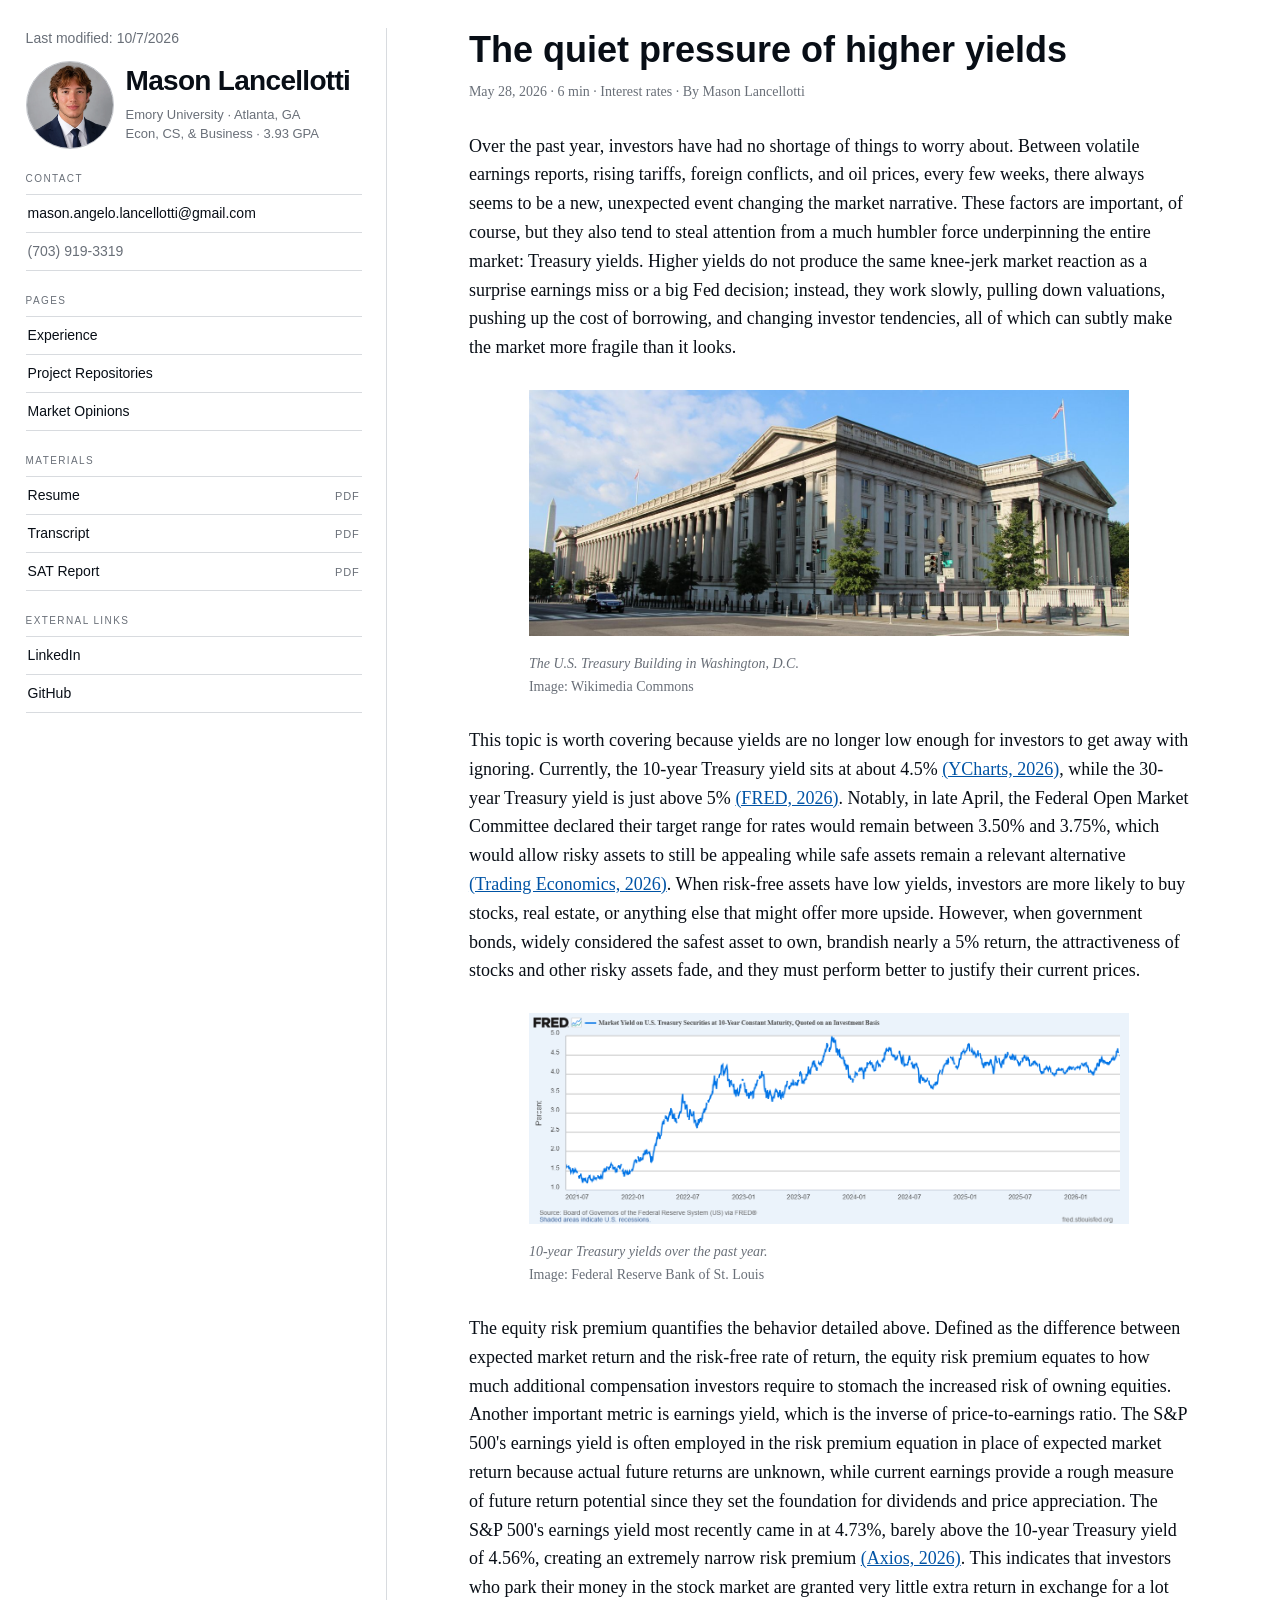
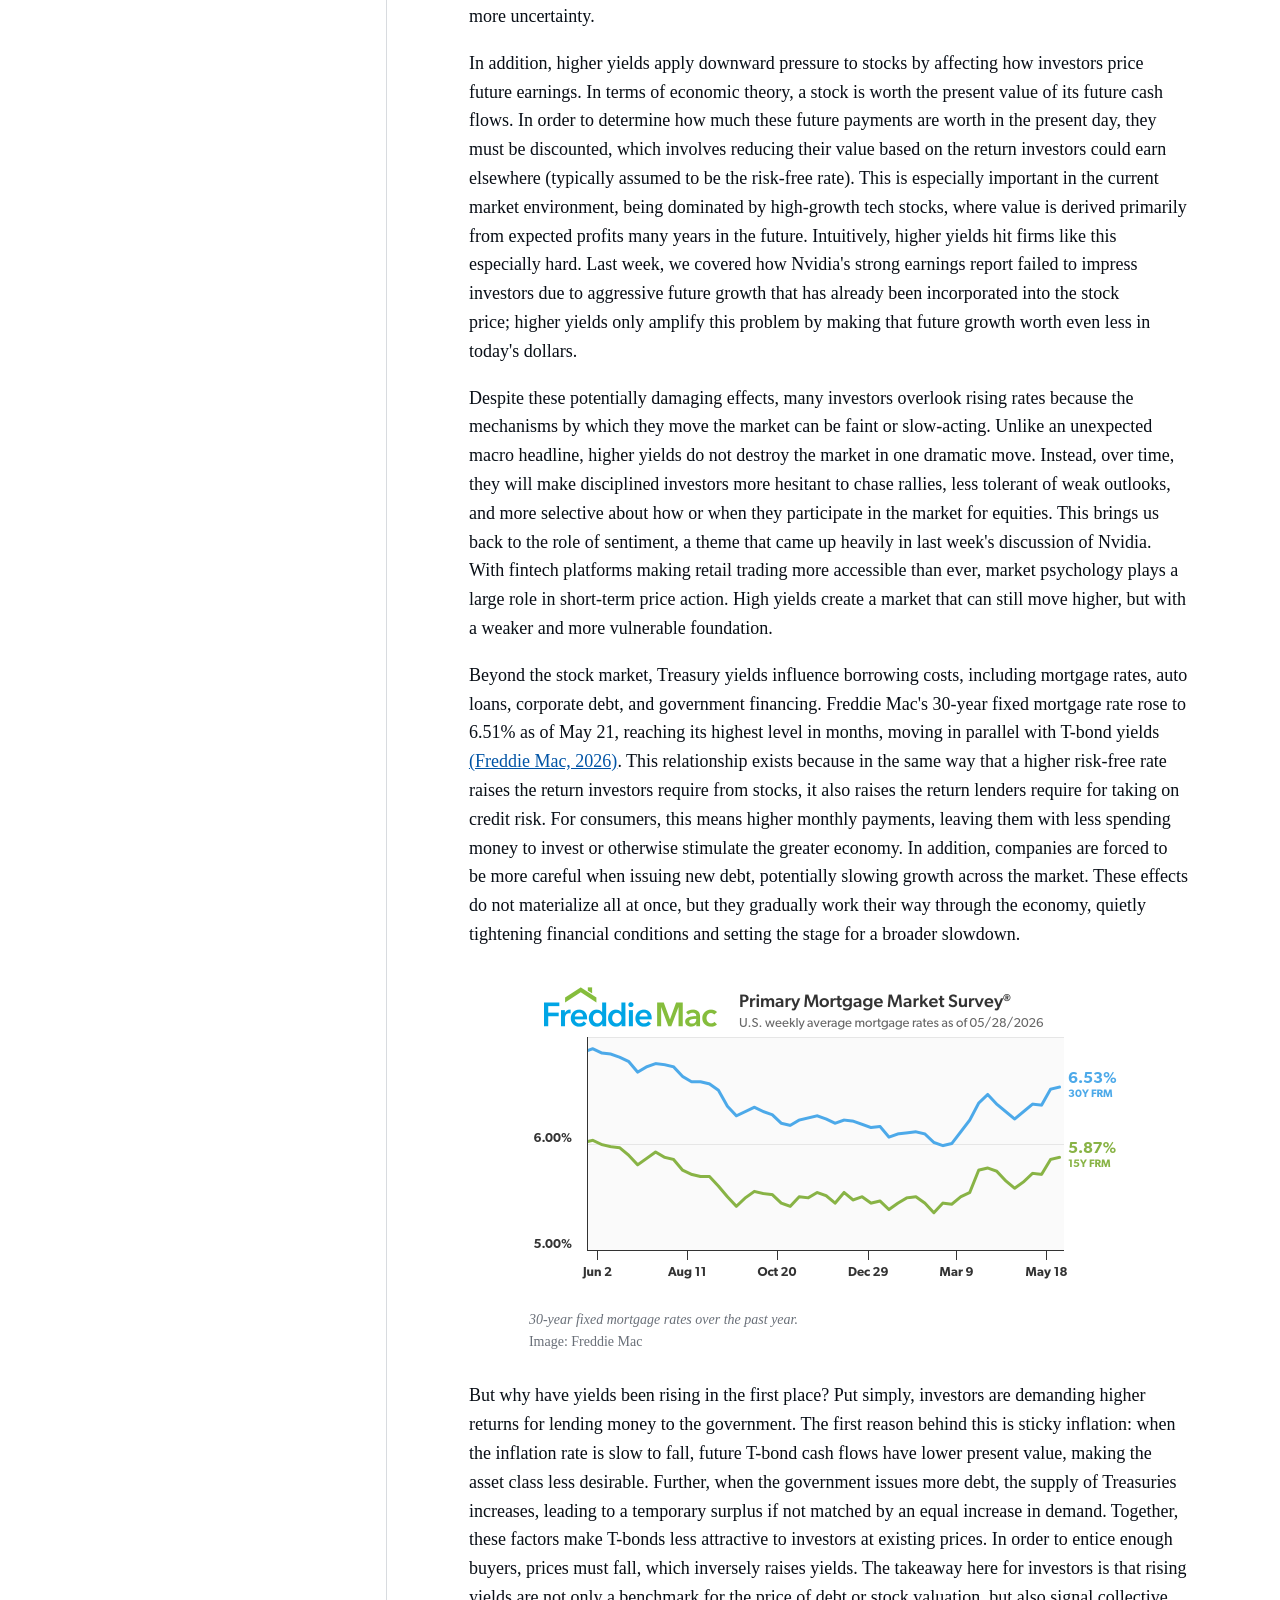
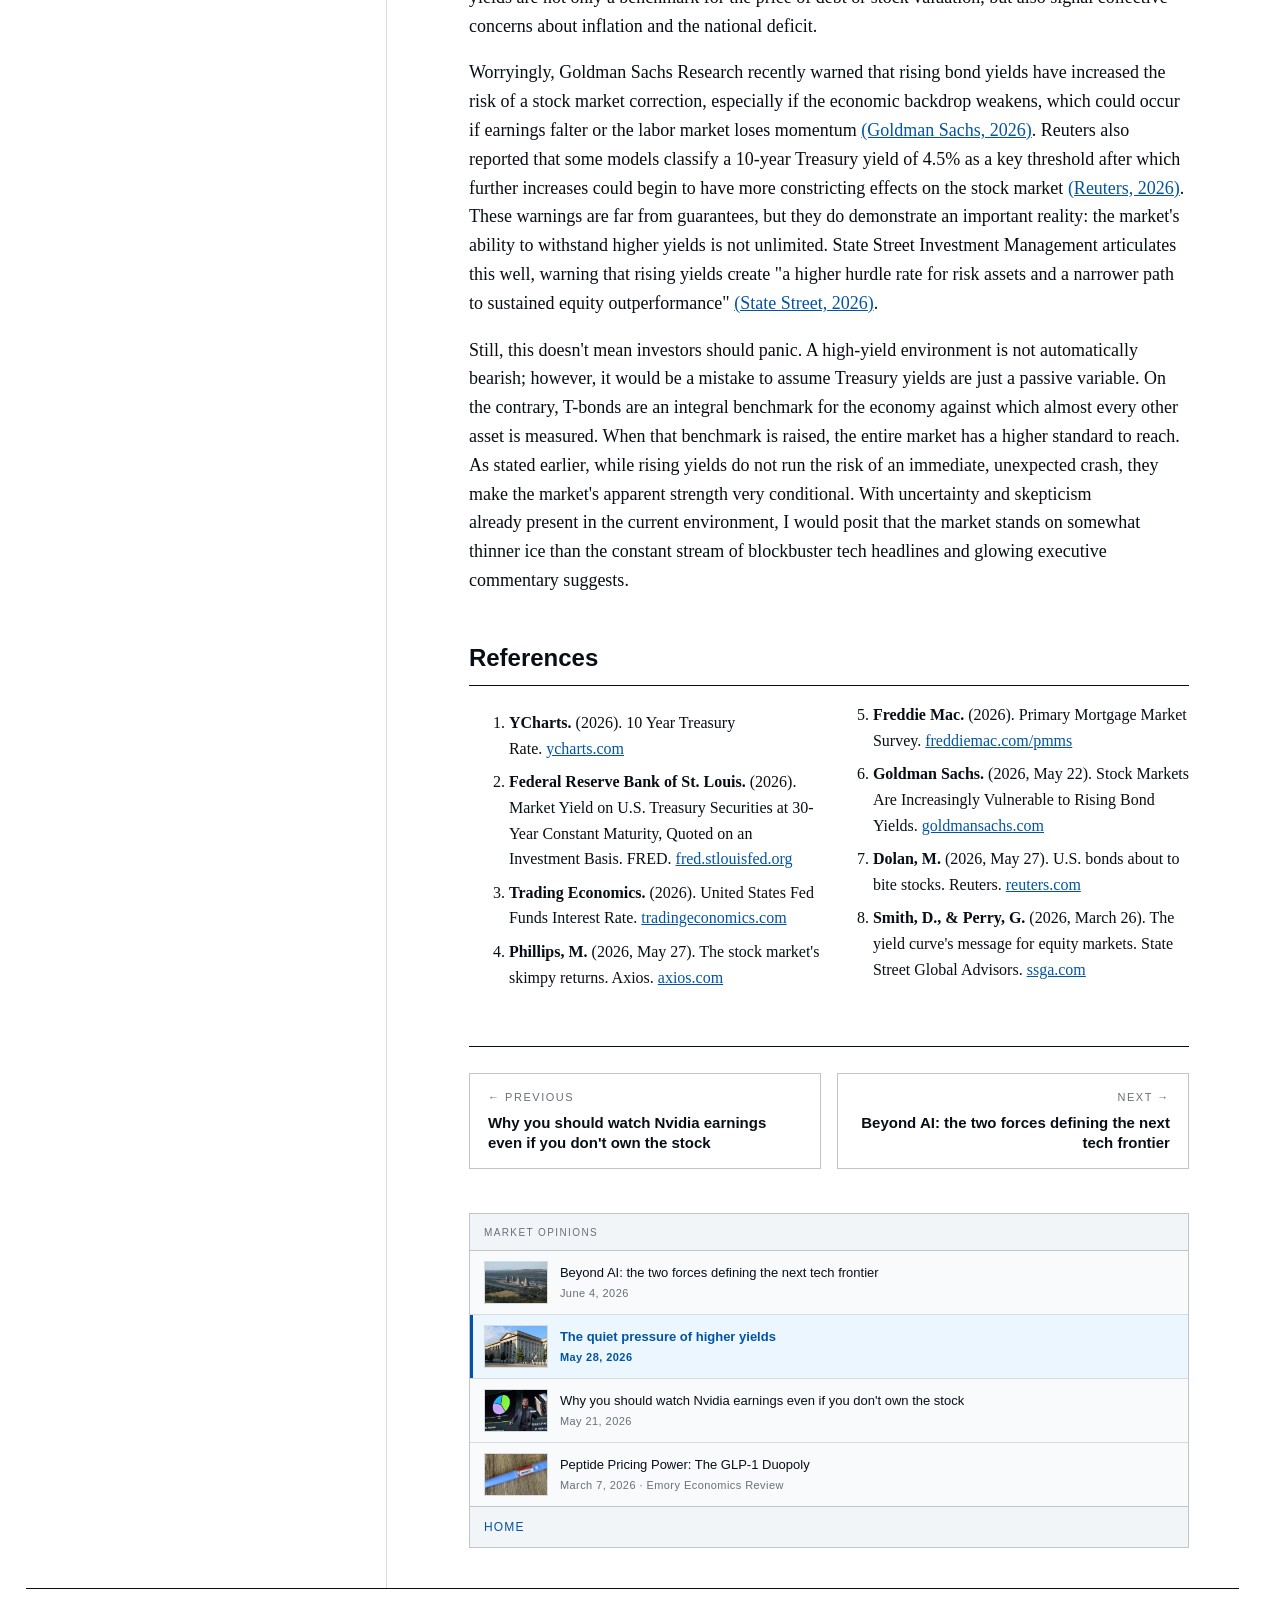
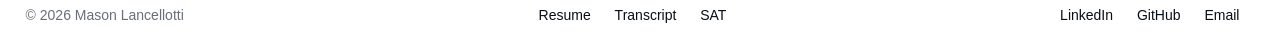
<file: the-quiet-pressure-of-higher-yields/index.html>
<!doctype html>
<html lang="en">
<head>
<meta charset="utf-8">
<meta name="viewport" content="width=device-width, initial-scale=1">
<title>The quiet pressure of higher yields | Mason Lancellotti</title>
<link rel="canonical" href="https://masonlancellotti.com/the-quiet-pressure-of-higher-yields/">
<meta name="description" content="While investors focus on earnings, tariffs, the Fed, and political headlines, many overlook the impact of heightened Treasury yields. Elevated yields may not draw much attention, but they can slowly weigh on valuations and decrease collective risk appetite, leaving the market in a fragile state.">
<meta name="theme-color" content="#ffffff">
<meta property="og:type" content="article">
<meta property="og:title" content="The quiet pressure of higher yields">
<meta property="og:description" content="Elevated Treasury yields may not draw much attention, but they can slowly weigh on valuations and decrease collective risk appetite, leaving the market in a fragile state.">
<link rel="icon" href="/assets/favicon.svg" type="image/svg+xml">
<link rel="stylesheet" href="/assets/site.css?v=20261007-13">
</head>
<body>

<div class="wrap article-page">

<aside class="dir">
<div class="dir-in">
  <p class="modified muted">Last modified: 10/7/2026</p>
  <button type="button" class="directory-toggle" aria-controls="site-menu" aria-expanded="false">Menu</button>
  <div class="identity">
    <picture class="identity-photo">
      <source srcset="/images/headshot-new.webp" type="image/webp">
      <img src="/images/headshot-new.jpg" alt="" width="660" height="824">
    </picture>
    <div class="identity-text">
    <p class="dir-name"><a href="/">Mason Lancellotti</a></p>
    <p class="contact">
    <span class="contact-line">Emory University · Atlanta, GA</span>
    <span class="contact-line">Econ, CS, &amp; Business · 3.93 GPA</span>
  </p>
    </div>
  </div>
  <div class="compact-actions">
    <a href="mailto:mason.angelo.lancellotti@gmail.com">Email</a>
    <a href="/files/mason-resume.pdf?v=20261007-2" target="_blank" rel="noopener">Resume</a>
  </div>

  <div class="site-directory" id="site-directory">
  <div class="side-group">
    <p class="side-label">Contact</p>
    <ul class="side-links">
      <li><a href="mailto:mason.angelo.lancellotti@gmail.com">mason.angelo.lancellotti@gmail.com</a></li>
      <li class="plain">(703) 919-3319</li>
    </ul>
  </div>

  <div class="side-group page-links">
    <p class="side-label">Pages</p>
    <ul class="side-links">
      <li><a href="/?tab=filing">Experience</a></li>
      <li><a href="/?tab=repos">Project Repositories</a></li>
      <li><a href="/?tab=blog">Market Opinions</a></li>
    </ul>
  </div>

  <div class="side-group">
    <p class="side-label">Materials</p>
    <ul class="side-links">
      <li><a href="/files/mason-resume.pdf?v=20261007-2" target="_blank" rel="noopener">Resume<span class="tag">PDF</span></a></li>
      <li><a href="/files/Transcript_Mason_Lancellotti.pdf" target="_blank" rel="noopener">Transcript<span class="tag">PDF</span></a></li>
      <li><a href="/files/mason-sat.pdf" target="_blank" rel="noopener">SAT Report<span class="tag">PDF</span></a></li>
    </ul>
  </div>

  <div class="side-group">
    <p class="side-label">External Links</p>
    <ul class="side-links">
      <li><a href="https://www.linkedin.com/in/masonlancellotti/" target="_blank" rel="noopener">LinkedIn</a></li>
      <li><a href="https://github.com/masonlancellotti" target="_blank" rel="noopener">GitHub</a></li>
    </ul>
  </div>
  </div>

</div>
</aside>


<main class="art-col">
<article class="article">


  <h1>The quiet pressure of higher yields</h1>

  <p class="byline"><span class="keep-together">May 28, 2026</span> · <span class="keep-together">6 min</span> · <span class="keep-together">Interest rates</span> · <span class="keep-together">By Mason Lancellotti</span></p>

  <div>

    <p>Over the past year, investors have had no shortage of things to worry about. Between volatile earnings reports, rising tariffs, foreign conflicts, and oil prices, every few weeks, there always seems to be a new, unexpected event changing the market narrative. These factors are important, of course, but they also tend to steal attention from a much humbler force underpinning the entire market: Treasury yields. Higher yields do not produce the same knee-jerk market reaction as a surprise earnings miss or a big Fed decision; instead, they work slowly, pulling down valuations, pushing up the cost of borrowing, and changing investor tendencies, all of which can subtly make the market more fragile than it looks.</p>

    <figure>
      <img src="/blog/images/treasury-building.jpg" alt="The U.S. Treasury Building in Washington, D.C." loading="lazy">
      <figcaption>The U.S. Treasury Building in Washington, D.C. <span class="credit">Image: Wikimedia Commons</span></figcaption>
    </figure>

    <p>This topic is worth covering because yields are no longer low enough for investors to get away with ignoring. Currently, the 10-year Treasury yield sits at about 4.5% <a href="#ref-1">(YCharts, 2026)</a>, while the 30-year Treasury yield is just above 5% <a href="#ref-2">(FRED, 2026)</a>. Notably, in late April, the Federal Open Market Committee declared their target range for rates would remain between 3.50% and 3.75%, which would allow risky assets to still be appealing while safe assets remain a relevant alternative <a href="#ref-3">(Trading Economics, 2026)</a>. When risk-free assets have low yields, investors are more likely to buy stocks, real estate, or anything else that might offer more upside. However, when government bonds, widely considered the safest asset to own, brandish nearly a 5% return, the attractiveness of stocks and other risky assets fade, and they must perform better to justify their current prices.</p>

    <figure>
      <img src="/blog/images/fred-10-year-yield.png" alt="FRED chart showing 10-year Treasury yields over the past year." loading="lazy">
      <figcaption>10-year Treasury yields over the past year. <span class="credit">Image: Federal Reserve Bank of St. Louis</span></figcaption>
    </figure>

    <p>The equity risk premium quantifies the behavior detailed above. Defined as the difference between expected market return and the risk-free rate of return, the equity risk premium equates to how much additional compensation investors require to stomach the increased risk of owning equities. Another important metric is earnings yield, which is the inverse of price-to-earnings ratio. The S&amp;P 500's earnings yield is often employed in the risk premium equation in place of expected market return because actual future returns are unknown, while current earnings provide a rough measure of future return potential since they set the foundation for dividends and price appreciation. The S&amp;P 500's earnings yield most recently came in at 4.73%, barely above the 10-year Treasury yield of 4.56%, creating an extremely narrow risk premium <a href="#ref-4">(Axios, 2026)</a>. This indicates that investors who park their money in the stock market are granted very little extra return in exchange for a lot more uncertainty.</p>

    <p>In addition, higher yields apply downward pressure to stocks by affecting how investors price future earnings. In terms of economic theory, a stock is worth the present value of its future cash flows. In order to determine how much these future payments are worth in the present day, they must be discounted, which involves reducing their value based on the return investors could earn elsewhere (typically assumed to be the risk-free rate). This is especially important in the current market environment, being dominated by high-growth tech stocks, where value is derived primarily from expected profits many years in the future. Intuitively, higher yields hit firms like this especially hard. Last week, we covered how Nvidia's strong earnings report failed to impress investors due to aggressive future growth that has already been incorporated into the stock price; higher yields only amplify this problem by making that future growth worth even less in today's dollars.</p>

    <p>Despite these potentially damaging effects, many investors overlook rising rates because the mechanisms by which they move the market can be faint or slow-acting. Unlike an unexpected macro headline, higher yields do not destroy the market in one dramatic move. Instead, over time, they will make disciplined investors more hesitant to chase rallies, less tolerant of weak outlooks, and more selective about how or when they participate in the market for equities. This brings us back to the role of sentiment, a theme that came up heavily in last week's discussion of Nvidia. With fintech platforms making retail trading more accessible than ever, market psychology plays a large role in short-term price action. High yields create a market that can still move higher, but with a weaker and more vulnerable foundation.</p>

    <p>Beyond the stock market, Treasury yields influence borrowing costs, including mortgage rates, auto loans, corporate debt, and government financing. Freddie Mac's 30-year fixed mortgage rate rose to 6.51% as of May 21, reaching its highest level in months, moving in parallel with T-bond yields <a href="#ref-5">(Freddie Mac, 2026)</a>. This relationship exists because in the same way that a higher risk-free rate raises the return investors require from stocks, it also raises the return lenders require for taking on credit risk. For consumers, this means higher monthly payments, leaving them with less spending money to invest or otherwise stimulate the greater economy. In addition, companies are forced to be more careful when issuing new debt, potentially slowing growth across the market. These effects do not materialize all at once, but they gradually work their way through the economy, quietly tightening financial conditions and setting the stage for a broader slowdown.</p>

    <figure>
      <img src="/blog/images/freddie-mac-mortgage-rates.png" alt="Freddie Mac chart showing 30-year fixed mortgage rates over the past year." loading="lazy">
      <figcaption>30-year fixed mortgage rates over the past year. <span class="credit">Image: Freddie Mac</span></figcaption>
    </figure>

    <p>But why have yields been rising in the first place? Put simply, investors are demanding higher returns for lending money to the government. The first reason behind this is sticky inflation: when the inflation rate is slow to fall, future T-bond cash flows have lower present value, making the asset class less desirable. Further, when the government issues more debt, the supply of Treasuries increases, leading to a temporary surplus if not matched by an equal increase in demand. Together, these factors make T-bonds less attractive to investors at existing prices. In order to entice enough buyers, prices must fall, which inversely raises yields. The takeaway here for investors is that rising yields are not only a benchmark for the price of debt or stock valuation, but also signal collective concerns about inflation and the national deficit.</p>

    <p>Worryingly, Goldman Sachs Research recently warned that rising bond yields have increased the risk of a stock market correction, especially if the economic backdrop weakens, which could occur if earnings falter or the labor market loses momentum <a href="#ref-6">(Goldman Sachs, 2026)</a>. Reuters also reported that some models classify a 10-year Treasury yield of 4.5% as a key threshold after which further increases could begin to have more constricting effects on the stock market <a href="#ref-7">(Reuters, 2026)</a>. These warnings are far from guarantees, but they do demonstrate an important reality: the market's ability to withstand higher yields is not unlimited. State Street Investment Management articulates this well, warning that rising yields create "a higher hurdle rate for risk assets and a narrower path to sustained equity outperformance" <a href="#ref-8">(State Street, 2026)</a>.</p>

    <p>Still, this doesn't mean investors should panic. A high-yield environment is not automatically bearish; however, it would be a mistake to assume Treasury yields are just a passive variable. On the contrary, T-bonds are an integral benchmark for the economy against which almost every other asset is measured. When that benchmark is raised, the entire market has a higher standard to reach. As stated earlier, while rising yields do not run the risk of an immediate, unexpected crash, they make the market's apparent strength very conditional. With uncertainty and skepticism already present in the current environment, I would posit that the market stands on somewhat thinner ice than the constant stream of blockbuster tech headlines and glowing executive commentary suggests.</p>

  </div>

  <h2>References</h2>
  <ol class="refs">
      <li id="ref-1"><b>YCharts.</b> (2026). 10 Year Treasury Rate. <a href="https://ycharts.com/indicators/10_year_treasury_rate" target="_blank" rel="noopener">ycharts.com</a></li>
      <li id="ref-2"><b>Federal Reserve Bank of St. Louis.</b> (2026). Market Yield on U.S. Treasury Securities at 30-Year Constant Maturity, Quoted on an Investment Basis. FRED. <a href="https://fred.stlouisfed.org/series/DGS30" target="_blank" rel="noopener">fred.stlouisfed.org</a></li>
      <li id="ref-3"><b>Trading Economics.</b> (2026). United States Fed Funds Interest Rate. <a href="https://tradingeconomics.com/united-states/interest-rate" target="_blank" rel="noopener">tradingeconomics.com</a></li>
      <li id="ref-4"><b>Phillips, M.</b> (2026, May 27). The stock market's skimpy returns. Axios. <a href="https://www.axios.com/2026/05/27/stocks-bonds-yields-premium" target="_blank" rel="noopener">axios.com</a></li>
      <li id="ref-5"><b>Freddie Mac.</b> (2026). Primary Mortgage Market Survey. <a href="https://www.freddiemac.com/pmms" target="_blank" rel="noopener">freddiemac.com/pmms</a></li>
      <li id="ref-6"><b>Goldman Sachs.</b> (2026, May 22). Stock Markets Are Increasingly Vulnerable to Rising Bond Yields. <a href="https://www.goldmansachs.com/insights/articles/stock-markets-are-increasingly-vulnerable-to-rising-bond-yields" target="_blank" rel="noopener">goldmansachs.com</a></li>
      <li id="ref-7"><b>Dolan, M.</b> (2026, May 27). U.S. bonds about to bite stocks. Reuters. <a href="https://www.reuters.com/commentary/reuters-open-interest/us-bonds-about-bite-stocks-2026-05-27/" target="_blank" rel="noopener">reuters.com</a></li>
      <li id="ref-8"><b>Smith, D., &amp; Perry, G.</b> (2026, March 26). The yield curve's message for equity markets. State Street Global Advisors. <a href="https://www.ssga.com/us/en/institutional/insights/mind-on-the-market-26-march-2026" target="_blank" rel="noopener">ssga.com</a></li>
  </ol>

  <nav class="post-foot" aria-label="More articles">
    <div class="pf-row">
      <a class="pf prev" href="/why-you-should-watch-nvidia-earnings-even-if-you-dont-own-the-stock/"><span class="lbl">← Previous</span><span class="t">Why you should watch Nvidia earnings even if you don't own the stock</span></a>
      <a class="pf next" href="/beyond-ai-the-two-forces-defining-the-next-tech-frontier/"><span class="lbl">Next →</span><span class="t">Beyond AI: the two forces defining the next tech frontier</span></a>
    </div>
  </nav>
</article>

<div class="art-rail">
  <div class="art-rail-in">
    <p class="side-label">Market Opinions</p>
    <ul class="rail-list">
      <li><a href="/beyond-ai-the-two-forces-defining-the-next-tech-frontier/"><span class="rt"><img src="/blog/images/three-mile-island.jpg" alt="" loading="lazy"></span><span class="rx"><span class="rn">Beyond AI: the two forces defining the next tech frontier</span><span class="d">June 4, 2026</span></span></a></li>
      <li class="here"><a href="/the-quiet-pressure-of-higher-yields/"><span class="rt"><img src="/blog/images/treasury-building.jpg" alt="" loading="lazy"></span><span class="rx"><span class="rn">The quiet pressure of higher yields</span><span class="d">May 28, 2026</span></span></a></li>
      <li><a href="/why-you-should-watch-nvidia-earnings-even-if-you-dont-own-the-stock/"><span class="rt"><img src="/blog/images/jensen-huang.jpg" alt="" loading="lazy"></span><span class="rx"><span class="rn">Why you should watch Nvidia earnings even if you don't own the stock</span><span class="d">May 21, 2026</span></span></a></li>
      <li><a href="/peptide-pricing-power-the-glp-1-duopoly/"><span class="rt"><img src="/blog/images/ozempic-pen.jpg" alt="" loading="lazy"></span><span class="rx"><span class="rn">Peptide Pricing Power: The GLP-1 Duopoly</span><span class="d">March 7, 2026 · Emory Economics Review</span></span></a></li>
    </ul>
    <a class="rail-home" href="/">Home</a>
  </div>
</div>
</main>



<footer>
  <div class="foot-row">
    <p class="fl-left">&#169; 2026 Mason Lancellotti</p>
    <nav class="fl-mid" aria-label="Materials">
      <a href="/files/mason-resume.pdf?v=20261007-2" target="_blank" rel="noopener">Resume</a>
      <a href="/files/Transcript_Mason_Lancellotti.pdf" target="_blank" rel="noopener">Transcript</a>
      <a href="/files/mason-sat.pdf" target="_blank" rel="noopener">SAT</a>
    </nav>
    <nav class="fl-right" aria-label="Elsewhere">
      <a href="https://www.linkedin.com/in/masonlancellotti/" target="_blank" rel="noopener">LinkedIn</a>
      <a href="https://github.com/masonlancellotti" target="_blank" rel="noopener">GitHub</a>
      <a href="mailto:mason.angelo.lancellotti@gmail.com">Email</a>
    </nav>
  </div>
</footer>

</div>

<dialog class="site-menu" id="site-menu" aria-labelledby="site-menu-title">
  <div class="site-menu-header">
    <h2 id="site-menu-title">Navigation</h2>
    <button type="button" class="site-menu-close" autofocus>Close</button>
  </div>
  <div class="site-menu-body"></div>
</dialog>
<script src="/assets/navigation.js?v=20261007-7" defer></script>
</body>
</html>
</file>
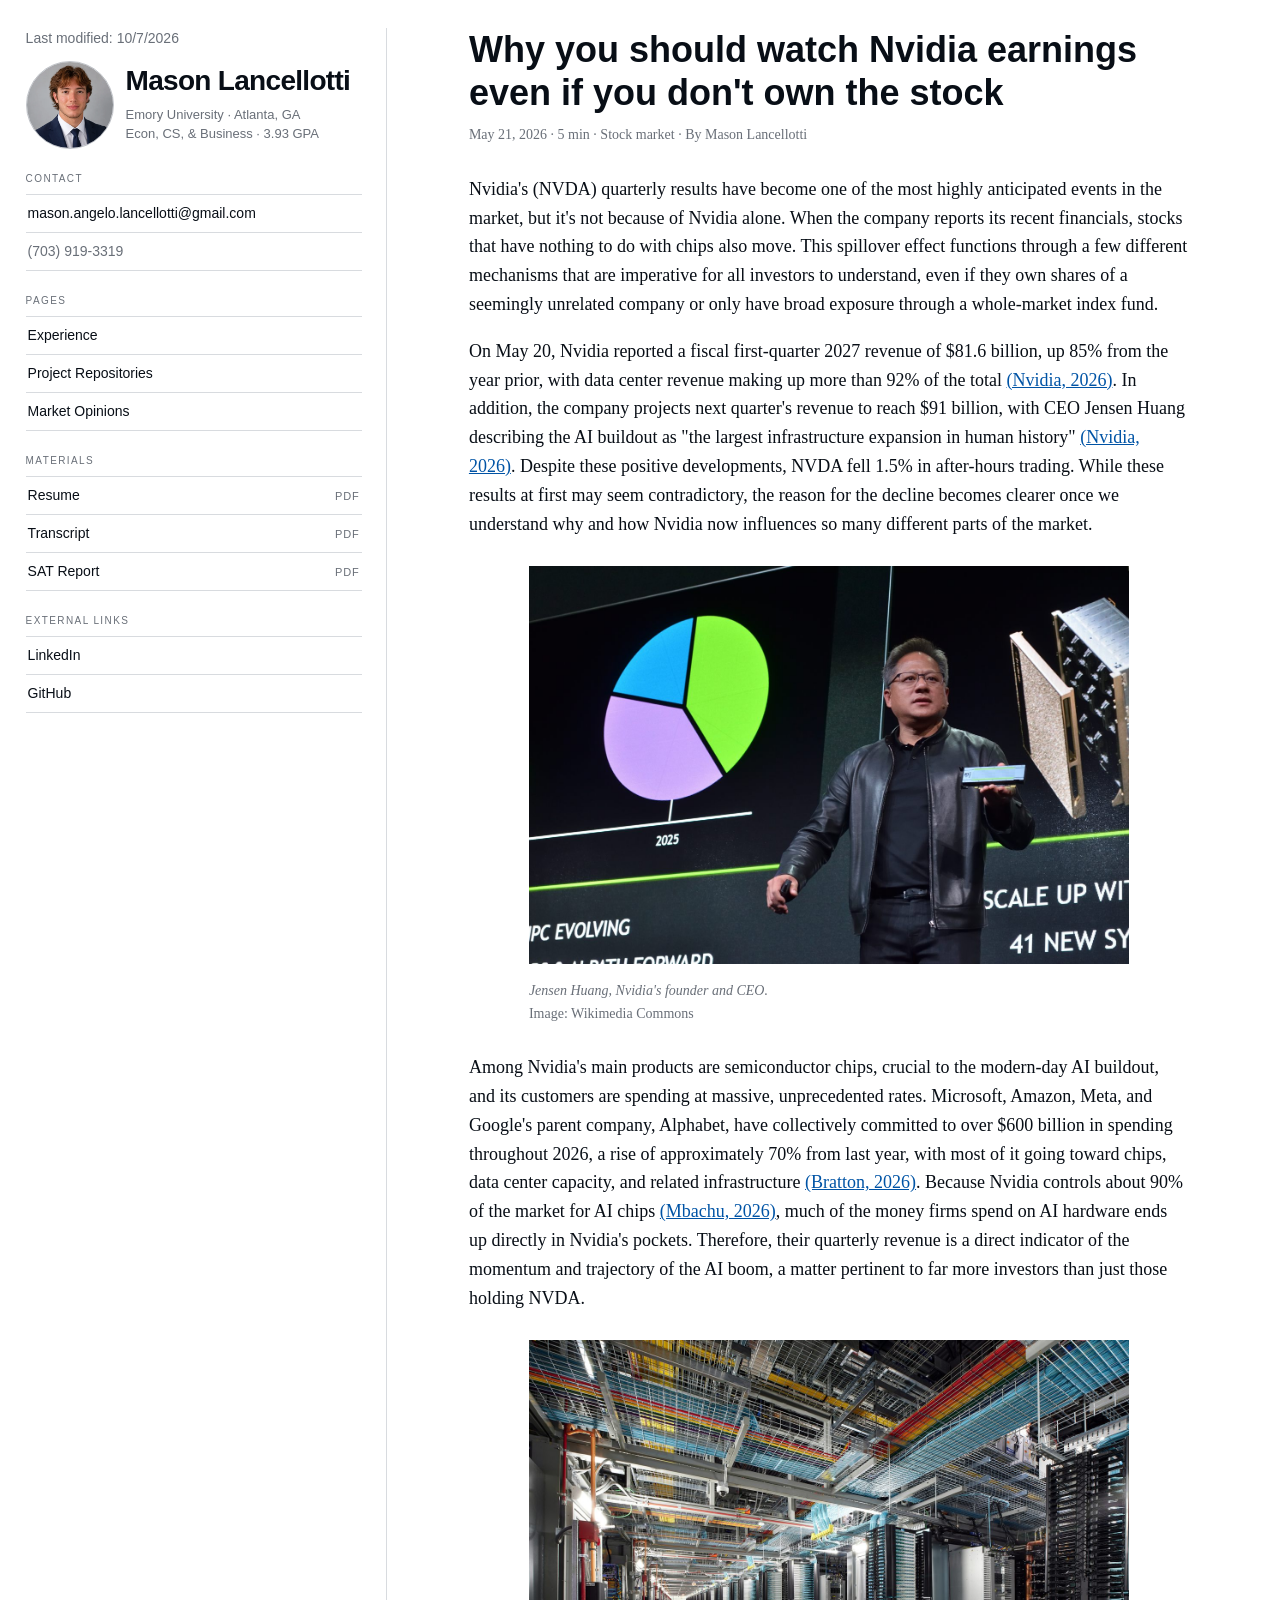
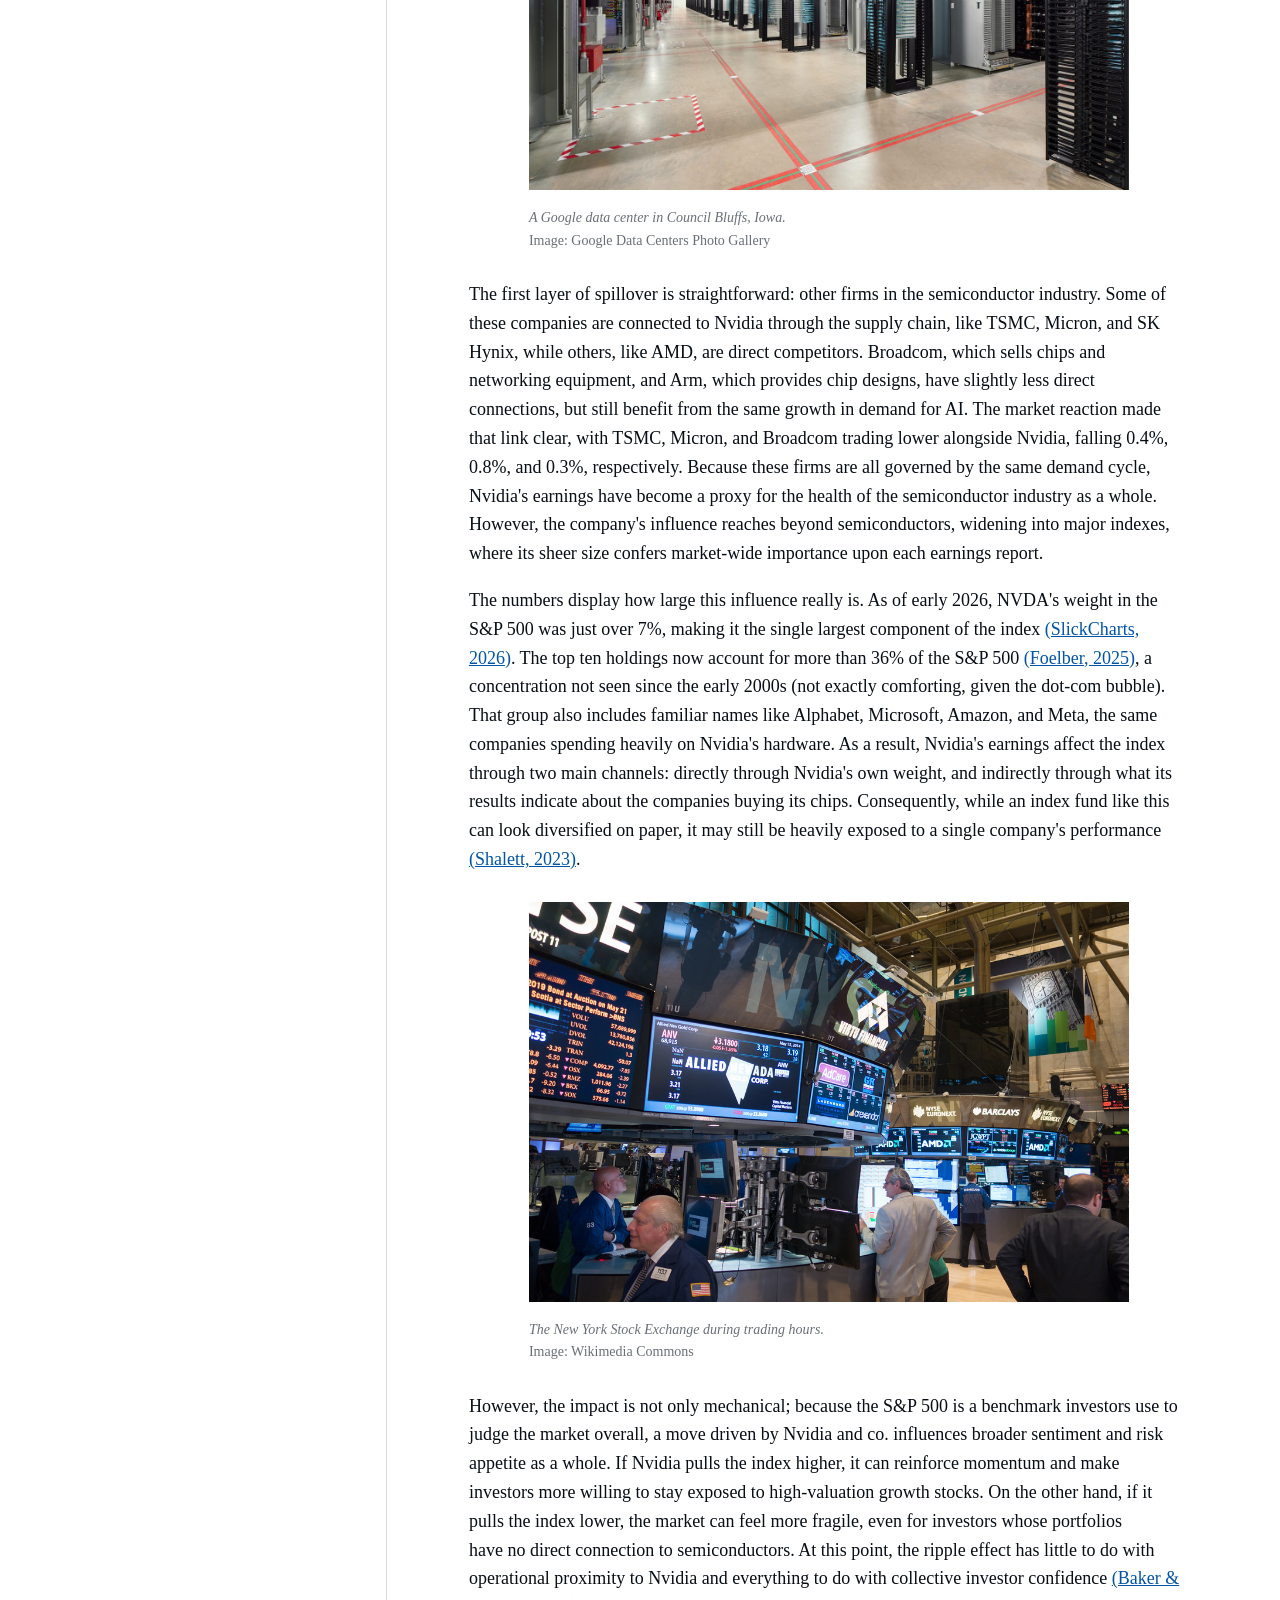
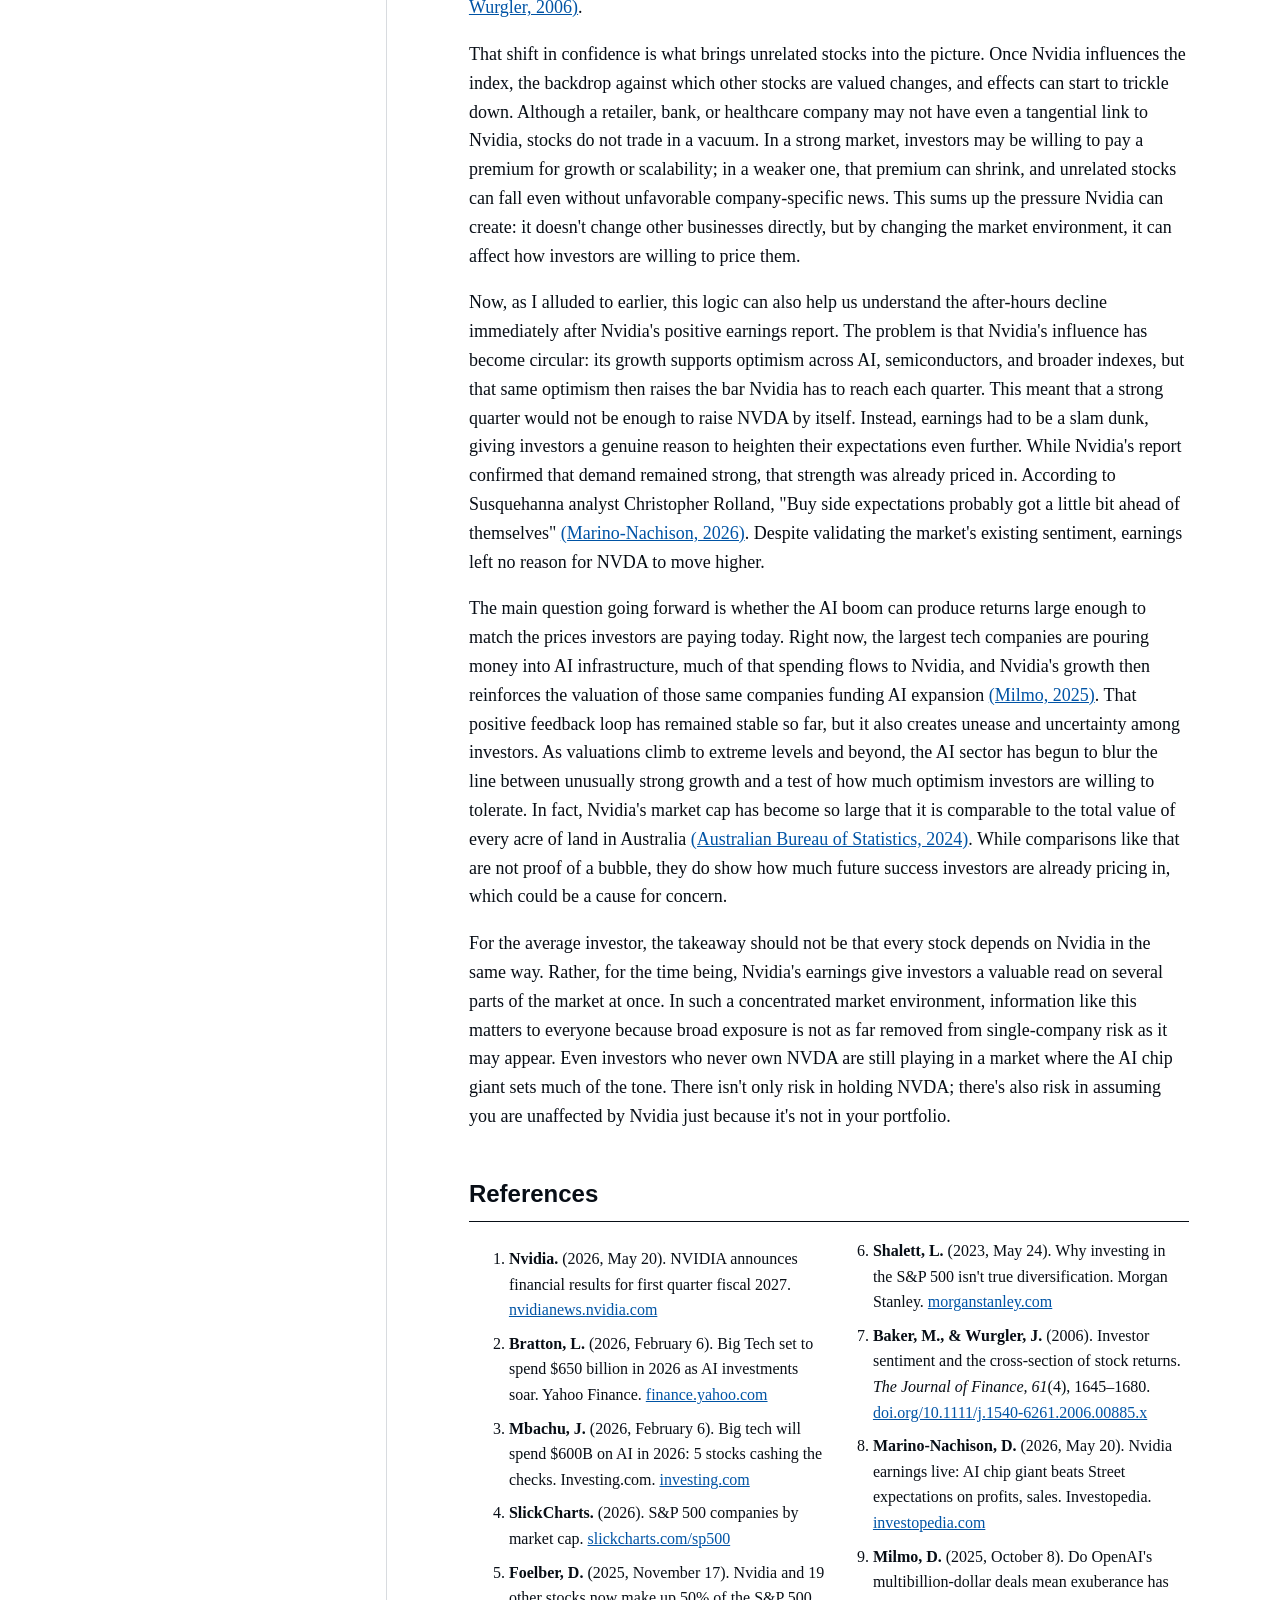
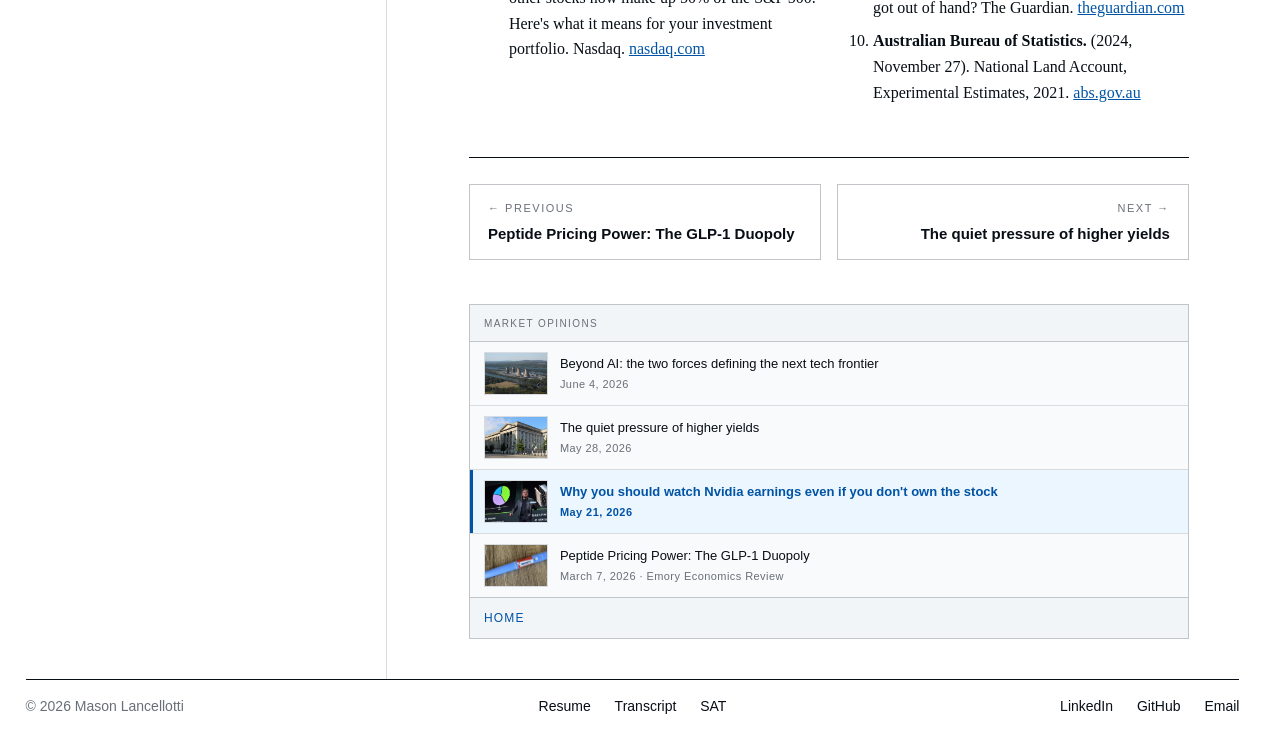
<file: why-you-should-watch-nvidia-earnings-even-if-you-dont-own-the-stock/index.html>
<!doctype html>
<html lang="en">
<head>
<meta charset="utf-8">
<meta name="viewport" content="width=device-width, initial-scale=1">
<title>Why you should watch Nvidia earnings even if you don't own the stock | Mason Lancellotti</title>
<link rel="canonical" href="https://masonlancellotti.com/why-you-should-watch-nvidia-earnings-even-if-you-dont-own-the-stock/">
<meta name="description" content="With tech stocks dominating the market, megacap earnings reports like Nvidia's have the potential to shift sentiment across AI, semiconductors, and broader indexes, creating a ripple effect that reaches far beyond direct stock exposure.">
<meta name="theme-color" content="#ffffff">
<meta property="og:type" content="article">
<meta property="og:title" content="Why you should watch Nvidia earnings even if you don't own the stock">
<meta property="og:description" content="Megacap earnings reports like Nvidia's shift sentiment across AI, semiconductors, and broader indexes, creating a ripple effect that reaches far beyond direct stock exposure.">
<link rel="icon" href="/assets/favicon.svg" type="image/svg+xml">
<link rel="stylesheet" href="/assets/site.css?v=20261007-13">
</head>
<body>

<div class="wrap article-page">

<aside class="dir">
<div class="dir-in">
  <p class="modified muted">Last modified: 10/7/2026</p>
  <button type="button" class="directory-toggle" aria-controls="site-menu" aria-expanded="false">Menu</button>
  <div class="identity">
    <picture class="identity-photo">
      <source srcset="/images/headshot-new.webp" type="image/webp">
      <img src="/images/headshot-new.jpg" alt="" width="660" height="824">
    </picture>
    <div class="identity-text">
    <p class="dir-name"><a href="/">Mason Lancellotti</a></p>
    <p class="contact">
    <span class="contact-line">Emory University · Atlanta, GA</span>
    <span class="contact-line">Econ, CS, &amp; Business · 3.93 GPA</span>
  </p>
    </div>
  </div>
  <div class="compact-actions">
    <a href="mailto:mason.angelo.lancellotti@gmail.com">Email</a>
    <a href="/files/mason-resume.pdf?v=20261007-2" target="_blank" rel="noopener">Resume</a>
  </div>

  <div class="site-directory" id="site-directory">
  <div class="side-group">
    <p class="side-label">Contact</p>
    <ul class="side-links">
      <li><a href="mailto:mason.angelo.lancellotti@gmail.com">mason.angelo.lancellotti@gmail.com</a></li>
      <li class="plain">(703) 919-3319</li>
    </ul>
  </div>

  <div class="side-group page-links">
    <p class="side-label">Pages</p>
    <ul class="side-links">
      <li><a href="/?tab=filing">Experience</a></li>
      <li><a href="/?tab=repos">Project Repositories</a></li>
      <li><a href="/?tab=blog">Market Opinions</a></li>
    </ul>
  </div>

  <div class="side-group">
    <p class="side-label">Materials</p>
    <ul class="side-links">
      <li><a href="/files/mason-resume.pdf?v=20261007-2" target="_blank" rel="noopener">Resume<span class="tag">PDF</span></a></li>
      <li><a href="/files/Transcript_Mason_Lancellotti.pdf" target="_blank" rel="noopener">Transcript<span class="tag">PDF</span></a></li>
      <li><a href="/files/mason-sat.pdf" target="_blank" rel="noopener">SAT Report<span class="tag">PDF</span></a></li>
    </ul>
  </div>

  <div class="side-group">
    <p class="side-label">External Links</p>
    <ul class="side-links">
      <li><a href="https://www.linkedin.com/in/masonlancellotti/" target="_blank" rel="noopener">LinkedIn</a></li>
      <li><a href="https://github.com/masonlancellotti" target="_blank" rel="noopener">GitHub</a></li>
    </ul>
  </div>
  </div>

</div>
</aside>


<main class="art-col">
<article class="article">


  <h1>Why you should watch Nvidia earnings even if you don't own the stock</h1>

  <p class="byline"><span class="keep-together">May 21, 2026</span> · <span class="keep-together">5 min</span> · <span class="keep-together">Stock market</span> · <span class="keep-together">By Mason Lancellotti</span></p>

  <div>

    <p>Nvidia's (NVDA) quarterly results have become one of the most highly anticipated events in the market, but it's not because of Nvidia alone. When the company reports its recent financials, stocks that have nothing to do with chips also move. This spillover effect functions through a few different mechanisms that are imperative for all investors to understand, even if they own shares of a seemingly unrelated company or only have broad exposure through a whole-market index fund.</p>

    <p>On May 20, Nvidia reported a fiscal first-quarter 2027 revenue of $81.6 billion, up 85% from the year prior, with data center revenue making up more than 92% of the total <a href="#ref-1">(Nvidia, 2026)</a>. In addition, the company projects next quarter's revenue to reach $91 billion, with CEO Jensen Huang describing the AI buildout as "the largest infrastructure expansion in human history" <a href="#ref-1">(Nvidia, 2026)</a>. Despite these positive developments, NVDA fell 1.5% in after-hours trading. While these results at first may seem contradictory, the reason for the decline becomes clearer once we understand why and how Nvidia now influences so many different parts of the market.</p>

    <figure>
      <img src="/blog/images/jensen-huang.jpg" alt="Nvidia CEO Jensen Huang on stage with a GPU." loading="lazy">
      <figcaption>Jensen Huang, Nvidia's founder and CEO. <span class="credit">Image: Wikimedia Commons</span></figcaption>
    </figure>

    <p>Among Nvidia's main products are semiconductor chips, crucial to the modern-day AI buildout, and its customers are spending at massive, unprecedented rates. Microsoft, Amazon, Meta, and Google's parent company, Alphabet, have collectively committed to over $600 billion in spending throughout 2026, a rise of approximately 70% from last year, with most of it going toward chips, data center capacity, and related infrastructure <a href="#ref-2">(Bratton, 2026)</a>. Because Nvidia controls about 90% of the market for AI chips <a href="#ref-3">(Mbachu, 2026)</a>, much of the money firms spend on AI hardware ends up directly in Nvidia's pockets. Therefore, their quarterly revenue is a direct indicator of the momentum and trajectory of the AI boom, a matter pertinent to far more investors than just those holding NVDA.</p>

    <figure>
      <img src="/blog/images/data-center.jpg" alt="A Google data center hallway in Council Bluffs, Iowa, with colorful fiber-optic cable trays running overhead between rows of server racks." loading="lazy">
      <figcaption>A Google data center in Council Bluffs, Iowa. <span class="credit">Image: Google Data Centers Photo Gallery</span></figcaption>
    </figure>

    <p>The first layer of spillover is straightforward: other firms in the semiconductor industry. Some of these companies are connected to Nvidia through the supply chain, like TSMC, Micron, and SK Hynix, while others, like AMD, are direct competitors. Broadcom, which sells chips and networking equipment, and Arm, which provides chip designs, have slightly less direct connections, but still benefit from the same growth in demand for AI. The market reaction made that link clear, with TSMC, Micron, and Broadcom trading lower alongside Nvidia, falling 0.4%, 0.8%, and 0.3%, respectively. Because these firms are all governed by the same demand cycle, Nvidia's earnings have become a proxy for the health of the semiconductor industry as a whole. However, the company's influence reaches beyond semiconductors, widening into major indexes, where its sheer size confers market-wide importance upon each earnings report.</p>

    <p>The numbers display how large this influence really is. As of early 2026, NVDA's weight in the S&amp;P 500 was just over 7%, making it the single largest component of the index <a href="#ref-4">(SlickCharts, 2026)</a>. The top ten holdings now account for more than 36% of the S&amp;P 500 <a href="#ref-5">(Foelber, 2025)</a>, a concentration not seen since the early 2000s (not exactly comforting, given the dot-com bubble). That group also includes familiar names like Alphabet, Microsoft, Amazon, and Meta, the same companies spending heavily on Nvidia's hardware. As a result, Nvidia's earnings affect the index through two main channels: directly through Nvidia's own weight, and indirectly through what its results indicate about the companies buying its chips. Consequently, while an index fund like this can look diversified on paper, it may still be heavily exposed to a single company's performance <a href="#ref-6">(Shalett, 2023)</a>.</p>

    <figure>
      <img src="/blog/images/nyse-floor.jpg" alt="Traders on the New York Stock Exchange floor surrounded by ticker monitors." loading="lazy">
      <figcaption>The New York Stock Exchange during trading hours. <span class="credit">Image: Wikimedia Commons</span></figcaption>
    </figure>

    <p>However, the impact is not only mechanical; because the S&amp;P 500 is a benchmark investors use to judge the market overall, a move driven by Nvidia and co. influences broader sentiment and risk appetite as a whole. If Nvidia pulls the index higher, it can reinforce momentum and make investors more willing to stay exposed to high-valuation growth stocks. On the other hand, if it pulls the index lower, the market can feel more fragile, even for investors whose portfolios have no direct connection to semiconductors. At this point, the ripple effect has little to do with operational proximity to Nvidia and everything to do with collective investor confidence <a href="#ref-7">(Baker &amp; Wurgler, 2006)</a>.</p>

    <p>That shift in confidence is what brings unrelated stocks into the picture. Once Nvidia influences the index, the backdrop against which other stocks are valued changes, and effects can start to trickle down. Although a retailer, bank, or healthcare company may not have even a tangential link to Nvidia, stocks do not trade in a vacuum. In a strong market, investors may be willing to pay a premium for growth or scalability; in a weaker one, that premium can shrink, and unrelated stocks can fall even without unfavorable company-specific news. This sums up the pressure Nvidia can create: it doesn't change other businesses directly, but by changing the market environment, it can affect how investors are willing to price them.</p>

    <p>Now, as I alluded to earlier, this logic can also help us understand the after-hours decline immediately after Nvidia's positive earnings report. The problem is that Nvidia's influence has become circular: its growth supports optimism across AI, semiconductors, and broader indexes, but that same optimism then raises the bar Nvidia has to reach each quarter. This meant that a strong quarter would not be enough to raise NVDA by itself. Instead, earnings had to be a slam dunk, giving investors a genuine reason to heighten their expectations even further. While Nvidia's report confirmed that demand remained strong, that strength was already priced in. According to Susquehanna analyst Christopher Rolland, "Buy side expectations probably got a little bit ahead of themselves" <a href="#ref-8">(Marino-Nachison, 2026)</a>. Despite validating the market's existing sentiment, earnings left no reason for NVDA to move higher.</p>

    <p>The main question going forward is whether the AI boom can produce returns large enough to match the prices investors are paying today. Right now, the largest tech companies are pouring money into AI infrastructure, much of that spending flows to Nvidia, and Nvidia's growth then reinforces the valuation of those same companies funding AI expansion <a href="#ref-9">(Milmo, 2025)</a>. That positive feedback loop has remained stable so far, but it also creates unease and uncertainty among investors. As valuations climb to extreme levels and beyond, the AI sector has begun to blur the line between unusually strong growth and a test of how much optimism investors are willing to tolerate. In fact, Nvidia's market cap has become so large that it is comparable to the total value of every acre of land in Australia <a href="#ref-10">(Australian Bureau of Statistics, 2024)</a>. While comparisons like that are not proof of a bubble, they do show how much future success investors are already pricing in, which could be a cause for concern.</p>

    <p>For the average investor, the takeaway should not be that every stock depends on Nvidia in the same way. Rather, for the time being, Nvidia's earnings give investors a valuable read on several parts of the market at once. In such a concentrated market environment, information like this matters to everyone because broad exposure is not as far removed from single-company risk as it may appear. Even investors who never own NVDA are still playing in a market where the AI chip giant sets much of the tone. There isn't only risk in holding NVDA; there's also risk in assuming you are unaffected by Nvidia just because it's not in your portfolio.</p>

  </div>

  <h2>References</h2>
  <ol class="refs">
      <li id="ref-1"><b>Nvidia.</b> (2026, May 20). NVIDIA announces financial results for first quarter fiscal 2027. <a href="https://nvidianews.nvidia.com/news/nvidia-announces-financial-results-for-first-quarter-fiscal-2027" target="_blank" rel="noopener">nvidianews.nvidia.com</a></li>
      <li id="ref-2"><b>Bratton, L.</b> (2026, February 6). Big Tech set to spend $650 billion in 2026 as AI investments soar. Yahoo Finance. <a href="https://finance.yahoo.com/news/big-tech-set-to-spend-650-billion-in-2026-as-ai-investments-soar-163907630.html" target="_blank" rel="noopener">finance.yahoo.com</a></li>
      <li id="ref-3"><b>Mbachu, J.</b> (2026, February 6). Big tech will spend $600B on AI in 2026: 5 stocks cashing the checks. Investing.com. <a href="https://www.investing.com/analysis/big-tech-will-spend-600b-on-ai-in-2026-5-stocks-cashing-the-checks-200674615" target="_blank" rel="noopener">investing.com</a></li>
      <li id="ref-4"><b>SlickCharts.</b> (2026). S&amp;P 500 companies by market cap. <a href="https://www.slickcharts.com/sp500" target="_blank" rel="noopener">slickcharts.com/sp500</a></li>
      <li id="ref-5"><b>Foelber, D.</b> (2025, November 17). Nvidia and 19 other stocks now make up 50% of the S&amp;P 500. Here's what it means for your investment portfolio. Nasdaq. <a href="https://www.nasdaq.com/articles/nvidia-and-19-other-stocks-now-make-50-sp-500-heres-what-it-means-your-investment" target="_blank" rel="noopener">nasdaq.com</a></li>
      <li id="ref-6"><b>Shalett, L.</b> (2023, May 24). Why investing in the S&amp;P 500 isn't true diversification. Morgan Stanley. <a href="https://www.morganstanley.com/ideas/concentration-risk-high-s-and-p-500-q2-2023" target="_blank" rel="noopener">morganstanley.com</a></li>
      <li id="ref-7"><b>Baker, M., &amp; Wurgler, J.</b> (2006). Investor sentiment and the cross-section of stock returns. <em>The Journal of Finance, 61</em>(4), 1645–1680. <a href="https://doi.org/10.1111/j.1540-6261.2006.00885.x" target="_blank" rel="noopener">doi.org/10.1111/j.1540-6261.2006.00885.x</a></li>
      <li id="ref-8"><b>Marino-Nachison, D.</b> (2026, May 20). Nvidia earnings live: AI chip giant beats Street expectations on profits, sales. Investopedia. <a href="https://www.investopedia.com/nvidia-earnings-live-coverage-q1-fy2027-nvda-stock-11974368" target="_blank" rel="noopener">investopedia.com</a></li>
      <li id="ref-9"><b>Milmo, D.</b> (2025, October 8). Do OpenAI's multibillion-dollar deals mean exuberance has got out of hand? The Guardian. <a href="https://www.theguardian.com/business/2025/oct/08/openai-multibillion-dollar-deals-exuberance-circular-nvidia-amd" target="_blank" rel="noopener">theguardian.com</a></li>
      <li id="ref-10"><b>Australian Bureau of Statistics.</b> (2024, November 27). National Land Account, Experimental Estimates, 2021. <a href="https://www.abs.gov.au/statistics/environment/environmental-accounts/national-land-account-experimental-estimates/latest-release" target="_blank" rel="noopener">abs.gov.au</a></li>
  </ol>

  <nav class="post-foot" aria-label="More articles">
    <div class="pf-row">
      <a class="pf prev" href="/peptide-pricing-power-the-glp-1-duopoly/"><span class="lbl">← Previous</span><span class="t">Peptide Pricing Power: The GLP-1 Duopoly</span></a>
      <a class="pf next" href="/the-quiet-pressure-of-higher-yields/"><span class="lbl">Next →</span><span class="t">The quiet pressure of higher yields</span></a>
    </div>
  </nav>
</article>

<div class="art-rail">
  <div class="art-rail-in">
    <p class="side-label">Market Opinions</p>
    <ul class="rail-list">
      <li><a href="/beyond-ai-the-two-forces-defining-the-next-tech-frontier/"><span class="rt"><img src="/blog/images/three-mile-island.jpg" alt="" loading="lazy"></span><span class="rx"><span class="rn">Beyond AI: the two forces defining the next tech frontier</span><span class="d">June 4, 2026</span></span></a></li>
      <li><a href="/the-quiet-pressure-of-higher-yields/"><span class="rt"><img src="/blog/images/treasury-building.jpg" alt="" loading="lazy"></span><span class="rx"><span class="rn">The quiet pressure of higher yields</span><span class="d">May 28, 2026</span></span></a></li>
      <li class="here"><a href="/why-you-should-watch-nvidia-earnings-even-if-you-dont-own-the-stock/"><span class="rt"><img src="/blog/images/jensen-huang.jpg" alt="" loading="lazy"></span><span class="rx"><span class="rn">Why you should watch Nvidia earnings even if you don't own the stock</span><span class="d">May 21, 2026</span></span></a></li>
      <li><a href="/peptide-pricing-power-the-glp-1-duopoly/"><span class="rt"><img src="/blog/images/ozempic-pen.jpg" alt="" loading="lazy"></span><span class="rx"><span class="rn">Peptide Pricing Power: The GLP-1 Duopoly</span><span class="d">March 7, 2026 · Emory Economics Review</span></span></a></li>
    </ul>
    <a class="rail-home" href="/">Home</a>
  </div>
</div>
</main>



<footer>
  <div class="foot-row">
    <p class="fl-left">&#169; 2026 Mason Lancellotti</p>
    <nav class="fl-mid" aria-label="Materials">
      <a href="/files/mason-resume.pdf?v=20261007-2" target="_blank" rel="noopener">Resume</a>
      <a href="/files/Transcript_Mason_Lancellotti.pdf" target="_blank" rel="noopener">Transcript</a>
      <a href="/files/mason-sat.pdf" target="_blank" rel="noopener">SAT</a>
    </nav>
    <nav class="fl-right" aria-label="Elsewhere">
      <a href="https://www.linkedin.com/in/masonlancellotti/" target="_blank" rel="noopener">LinkedIn</a>
      <a href="https://github.com/masonlancellotti" target="_blank" rel="noopener">GitHub</a>
      <a href="mailto:mason.angelo.lancellotti@gmail.com">Email</a>
    </nav>
  </div>
</footer>

</div>

<dialog class="site-menu" id="site-menu" aria-labelledby="site-menu-title">
  <div class="site-menu-header">
    <h2 id="site-menu-title">Navigation</h2>
    <button type="button" class="site-menu-close" autofocus>Close</button>
  </div>
  <div class="site-menu-body"></div>
</dialog>
<script src="/assets/navigation.js?v=20261007-7" defer></script>
</body>
</html>
</file>
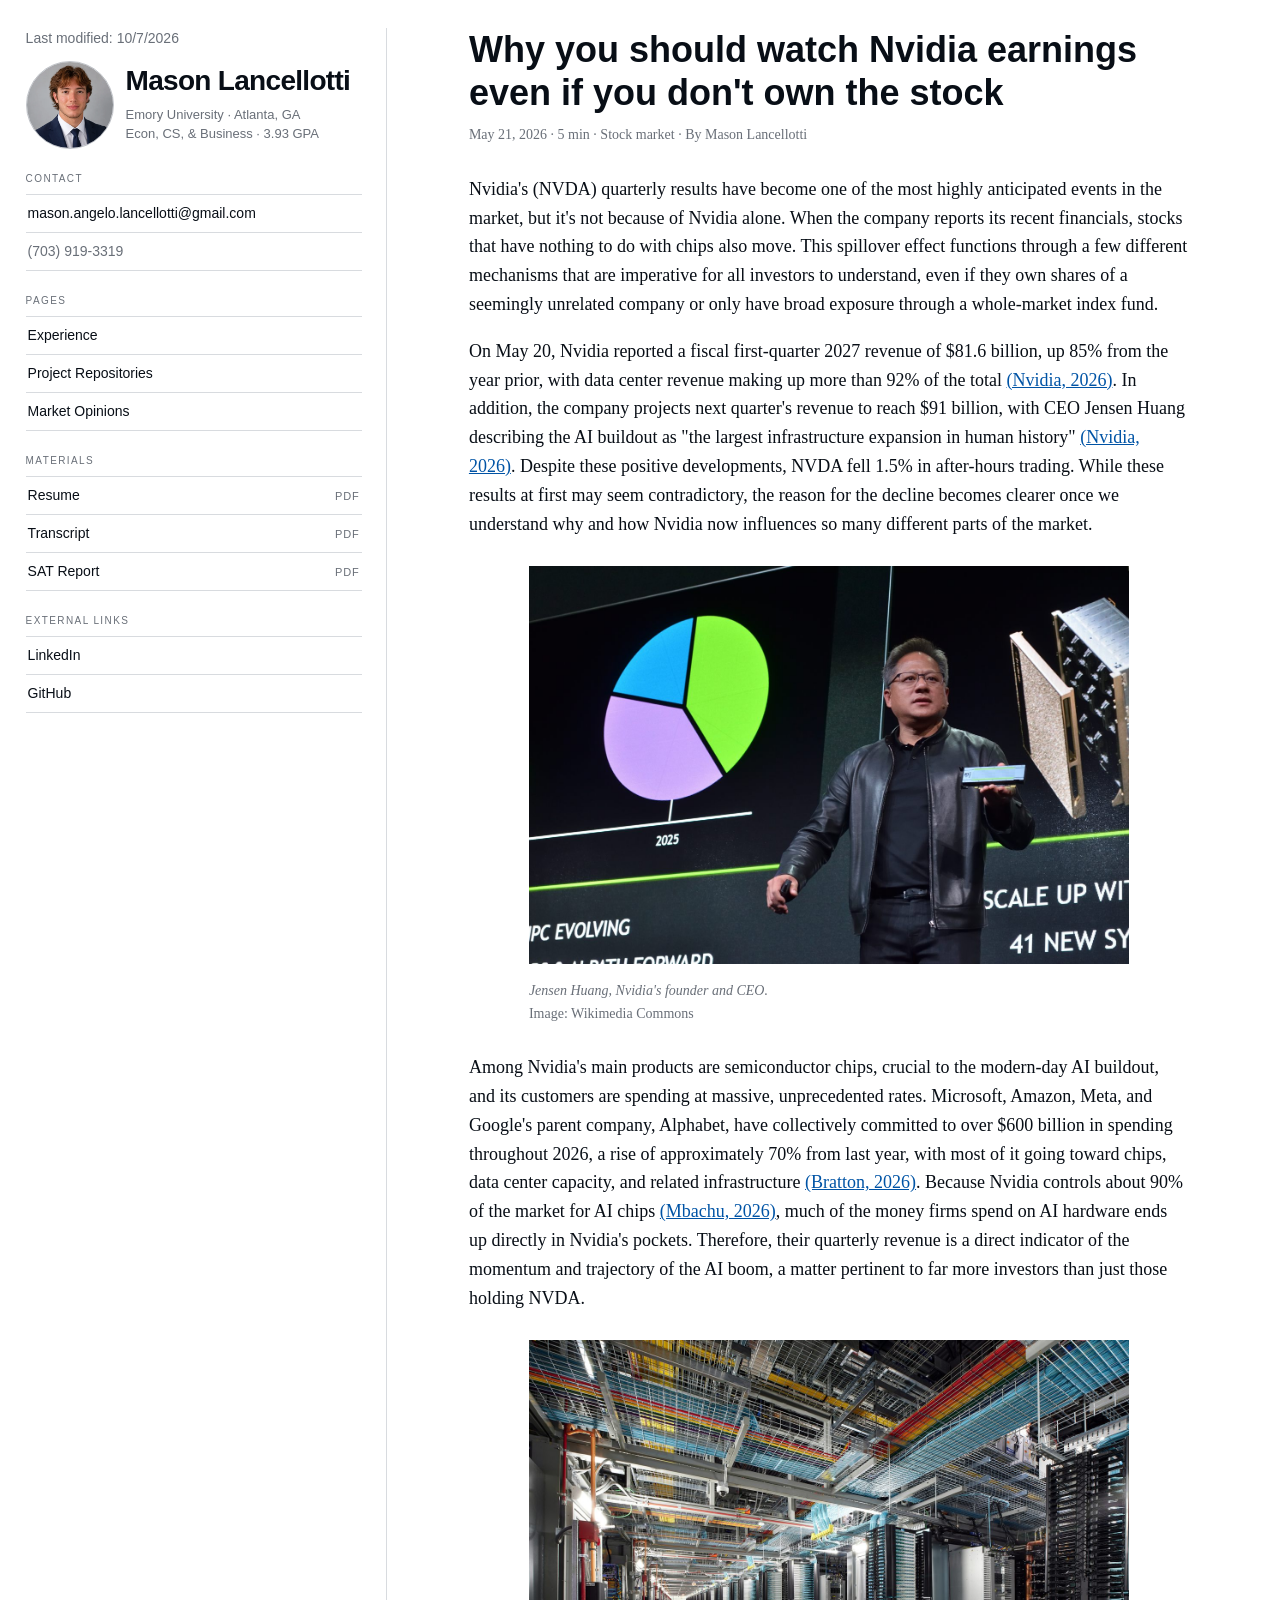
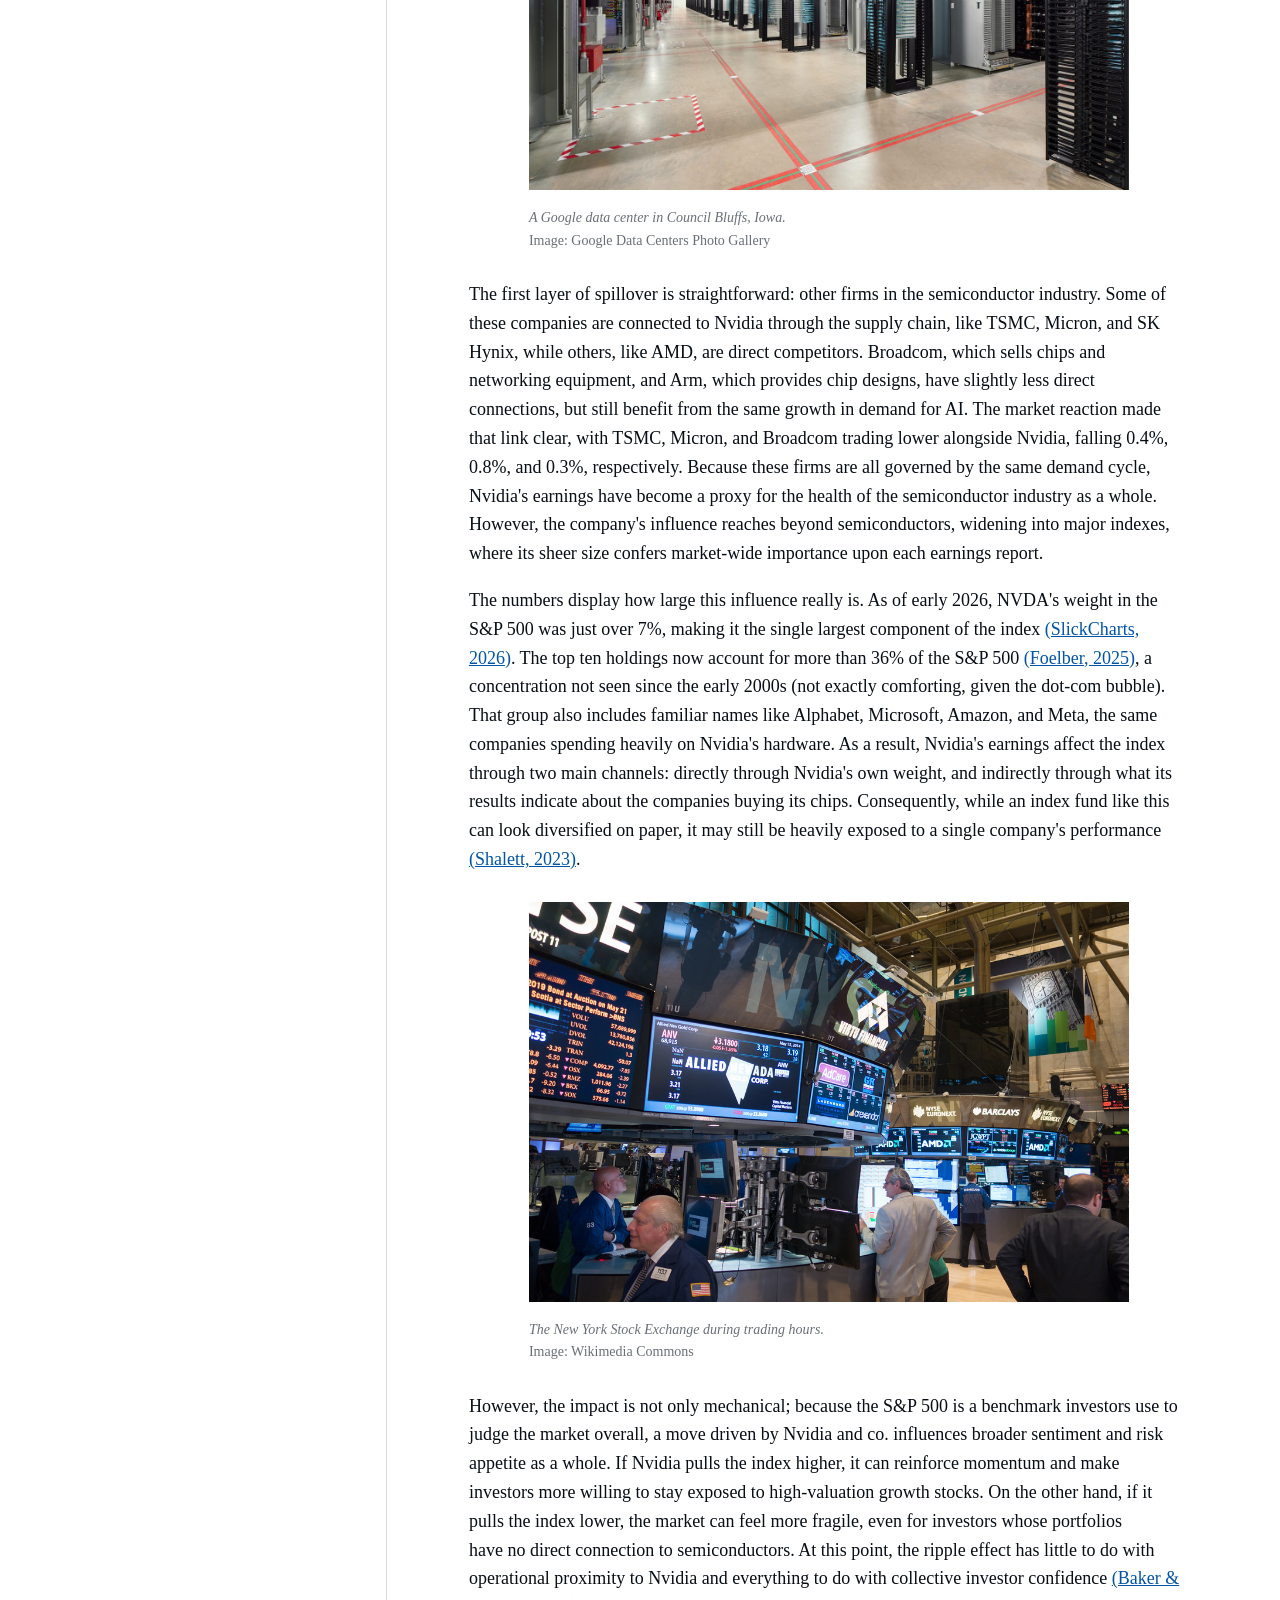
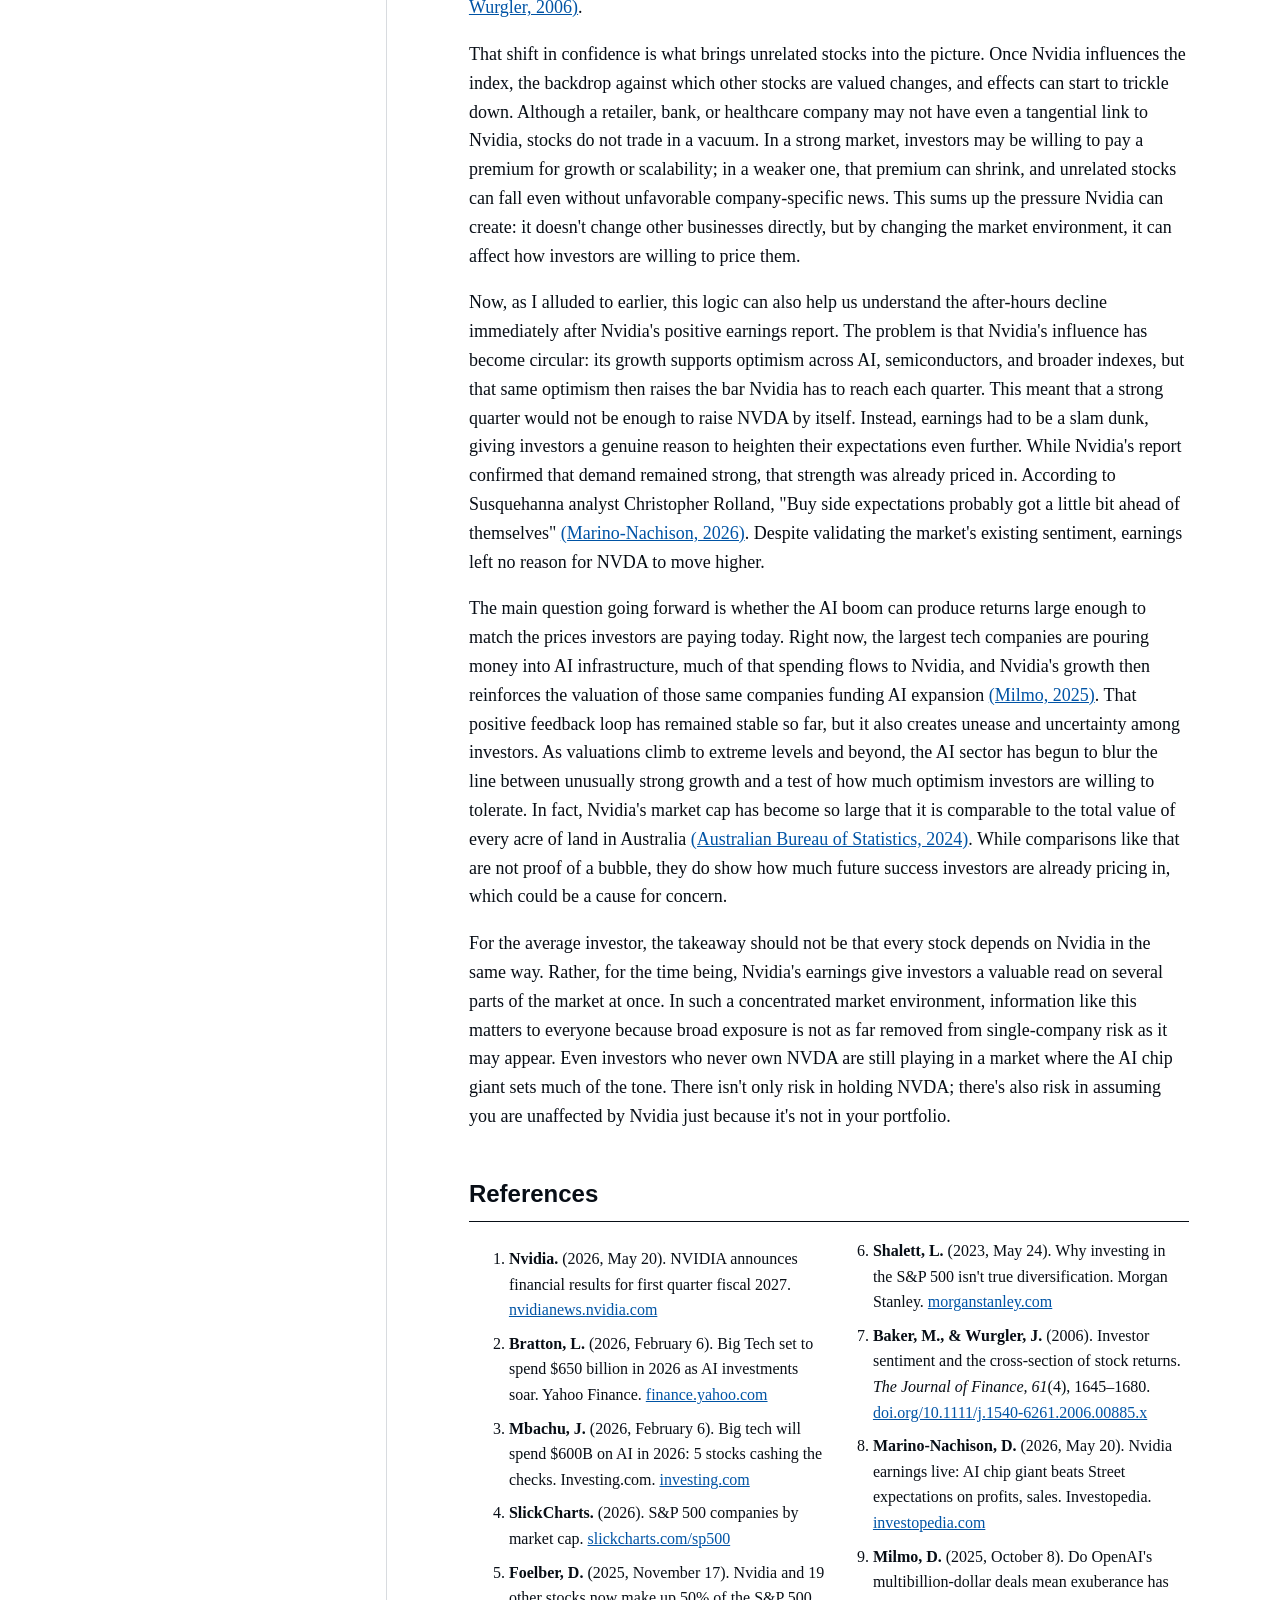
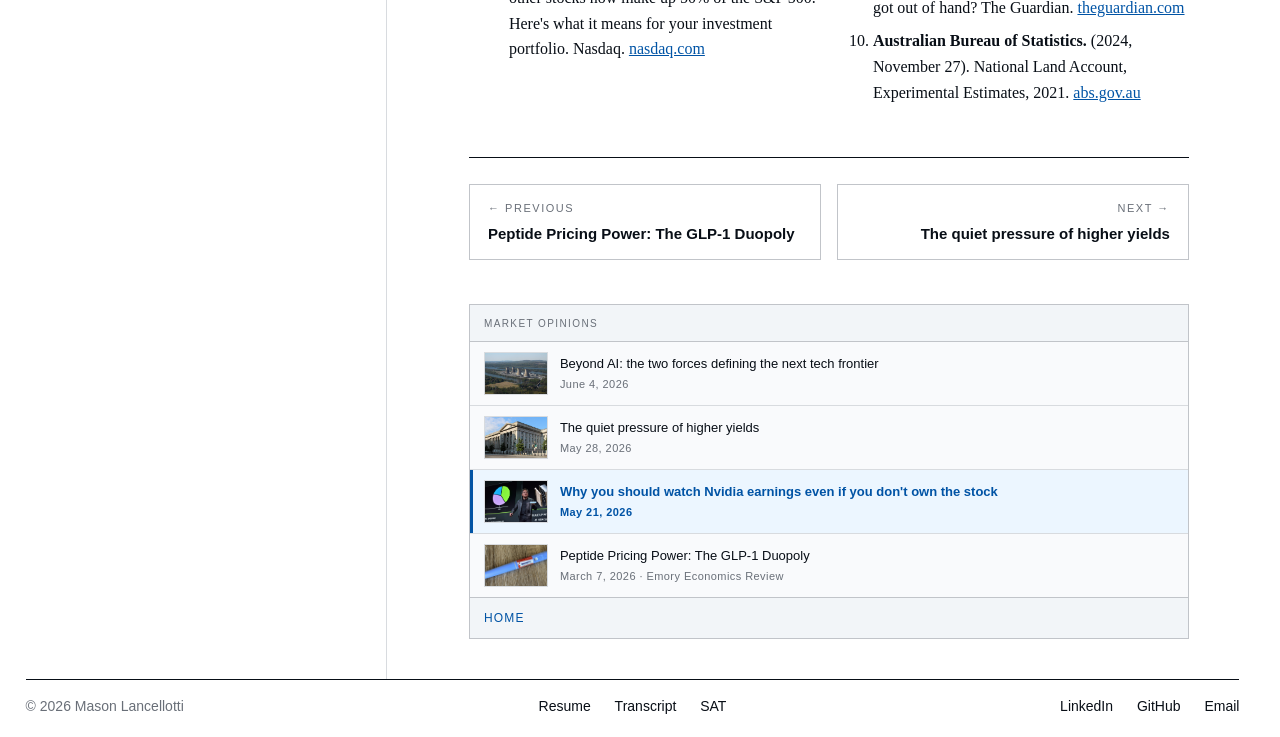
<file: blog/nvidia-earnings-spillover.html>
<!doctype html>
<html lang="en">
<head>
  <meta charset="utf-8">
  <meta name="viewport" content="width=device-width, initial-scale=1">
  <title>Redirecting...</title>
  <link rel="canonical" href="/why-you-should-watch-nvidia-earnings-even-if-you-dont-own-the-stock/">
  <meta http-equiv="refresh" content="0; url=/why-you-should-watch-nvidia-earnings-even-if-you-dont-own-the-stock/">
</head>
<body>
  <p><a href="/why-you-should-watch-nvidia-earnings-even-if-you-dont-own-the-stock/">Continue to the article</a>.</p>
  <script>
    window.location.replace('/why-you-should-watch-nvidia-earnings-even-if-you-dont-own-the-stock/');
  </script>
</body>
</html>
</file>
<file: assets/site.css>
/* Shared styles for the portfolio and articles. */

/* Palette */
:root {
  --bg: #ffffff;
  --paper: oklch(0.985 0.003 255);
  --wash: oklch(0.968 0.005 250);
  --ink: oklch(0.16 0.02 255);
  --muted: oklch(0.54 0.015 255);
  --rule: oklch(0.82 0.008 255);
  --rule-soft: oklch(0.89 0.006 255);
  --accent: oklch(0.45 0.15 255);
  --accent-bg: oklch(0.97 0.02 255);
  interpolate-size: allow-keywords;
}

/* Always reserve the scrollbar gutter. Without it, a page that fits exactly one
   screen gains a scrollbar the moment a row is expanded, and the whole layout
   jumps 15px sideways in the middle of the animation. The gutter is only
   honoured on a scroll container, hence the explicit overflow-y. */
html {
  overflow-y: scroll;
  scrollbar-gutter: stable;
}

* { box-sizing: border-box; }
[hidden] { display: none !important; }
.keep-together, .rows summary .loc { white-space: nowrap; }

body {
  margin: 0;
  background: var(--bg);
  color: var(--ink);
  font: 16px/1.5 Helvetica, Arial, sans-serif;
  text-wrap: pretty;
}

.wrap {
  padding: 28px 32px 16px;
}

a { color: var(--accent); }

h1, h2, h3 { font-family: Helvetica, Arial, sans-serif; text-wrap: balance; }

h1 { font-size: 36px; font-weight: 700; margin: 0 0 8px; }
h2 { font-size: 24px; margin: 44px 0 16px; }
h2 .muted { font-size: 16px; font-weight: normal; }
h3 { font-size: 18px; margin: 28px 0 6px; }

img { max-width: 100%; height: auto; }

sup { font-size: 13px; line-height: 0; }
sup a { text-decoration: none; }

.muted { color: var(--muted); }

/* full-bleed: content spans the available column */
p, ul { max-width: none; }

/* header */

.modified { margin: 0 0 6px; font-size: 13px; }
.contact { margin: 0; color: var(--muted); font-size: 15px; line-height: 1.65; }

.tabs { margin-top: 0; padding-bottom: 0; }

.tabs button {
  font: inherit;
  background: none;
  cursor: pointer;
  display: flex;
  width: 100%;
  margin: 0;
  padding: 9px 2px 9px 12px;
  text-align: left;
  font-size: 15px;
  color: var(--ink);
  border: 0;
  border-left: 3px solid transparent;
  border-top: 1px solid var(--rule-soft);
}
.tabs button:last-of-type { border-bottom: 1px solid var(--rule-soft); }
.tabs button:hover { background: var(--accent-bg); color: var(--accent); }

.tabs button[aria-selected="true"] {
  border-left-color: var(--accent);
  background: var(--accent-bg);
  color: var(--accent);
  font-weight: 600;
  cursor: default;
}

/* on big screens the home page puts the header in a left column
   so the content can use the rest of the screen */


/* experience and repo rows */

.rows { border-bottom: 1px solid var(--rule-soft); margin: 12px 0; }

.rows details { border-top: 1px solid var(--rule-soft); }

.rows details:first-child { border-top: 0; }

.rows summary {
  padding: 18px 0;
  cursor: pointer;
  display: flex;
  flex-wrap: wrap;
  align-items: baseline;
  column-gap: 40px;
  row-gap: 4px;
  list-style: none;
}

/* custom disclosure marker, so the arrow sits well clear of the date */
.rows summary::-webkit-details-marker { display: none; }
.rows summary::marker { content: ""; }
.rows summary::before {
  content: "";
  display: block;
  flex: 0 0 14px;
  width: 14px;
  height: 14px;
  align-self: center;
  background: var(--ink);
  -webkit-mask: url("icons/chevron-right.svg") center / contain no-repeat;
  mask: url("icons/chevron-right.svg") center / contain no-repeat;
  transition: transform .22s ease;
  transform-origin: center;
}
.rows details[open] > summary::before { transform: rotate(90deg); }

.rows summary:hover { background: var(--accent-bg); }

.rows summary .when {
  flex: 0 0 11em;
  color: var(--muted);
}

.rows summary > b { flex: 0 1 auto; min-width: 15em; }

.rows summary .what { color: var(--muted); flex: 1 1 auto; }

.rows summary .desc {
  flex: 0 0 100%;
  margin: 4px 0 0;
  padding-left: calc(1em + 40px);
}

.rows details > div { padding: 6px 0 26px calc(1em + 40px); }

/* narrow screens: let the row stack, but keep everything aligned to one indent */
@media (max-width: 760px) {
  .rows summary { column-gap: 14px; padding: 14px 0; }
  .rows summary .when { flex: 0 0 auto; }
  .rows summary > b { flex: 0 0 100%; min-width: 0; }
  .rows summary .what { flex: 0 0 100%; }
  .rows summary > b,
  .rows summary .what,
  .rows summary .desc,
  .rows details > div { padding-left: calc(1em + 14px); }
}
.rows details ul { padding-left: 20px; }

.photos { display: flex; gap: 8px; margin: 14px 0 4px; }
.photos img { width: 33%; min-width: 0; }

/* tables: skills and transcript */

table { width: 100%; border-collapse: collapse; margin: 12px 0; border-bottom: 1px solid var(--rule-soft); }

.skills tbody tr:nth-child(even) { background: var(--accent-bg); }

th, td {
  text-align: left;
  vertical-align: top;
  padding: 8px 14px 8px 0;
  border-top: 1px solid var(--rule-soft);
}

th { border-top: 0; }


tr.note td {
  border-top: 0;
  padding: 0 0 10px;
  color: var(--muted);
  font-size: 14px;
  font-style: italic;
}

/* footnotes */

.footnotes p { margin: 6px 0; }

/* article pages */

.article {
  font-family: Georgia, 'Times New Roman', serif;
  font-size: 18px;
  line-height: 1.6;
}

.article h1 { font-size: 36px; line-height: 1.2; margin: 28px 0 10px; }

.article p, .article li { max-width: none; }

.article .byline { color: var(--muted); font-size: 14px; margin: 0 0 28px; }

.article figure { margin: 28px auto; max-width: 600px; }

.article figcaption {
  margin-top: 8px;
  color: var(--muted);
  font-size: 14px;
  font-style: italic;
}

.article .credit { font-style: normal; display: block; }

.article .article-pullquote {
  margin: 32px 0;
  padding: 8px 0 8px 24px;
  border-left: 3px solid var(--accent);
  font-size: clamp(22px, 3vw, 28px);
  line-height: 1.4;
  color: var(--ink);
}
.article .article-pullquote p { margin: 0; }


.article .refs { font-size: 16px; }
.article .refs li { margin: 8px 0; }

/* article pages: directory on the left half, article on the right */

.dir nav a { display: block; margin: 0 0 10px; font-size: 18px; }

.dir .muted { font-size: 14px; }


/* Wide enough for the article to keep its measure and still have a margin:
   the index rail moves into that margin and stays there while you read. */


/* footer */

footer {
  margin-top: 56px;
  padding-top: 12px;
  border-top: 1px solid var(--rule-soft);
  color: var(--muted);
  font-size: 14px;
}


/* expanding a row: animate the height where supported, fade in everywhere */
.rows details::details-content {
  block-size: 0;
  overflow: hidden;
  opacity: 0;
  transition: block-size .28s ease, opacity .22s ease,
              content-visibility .28s allow-discrete;
}
.rows details[open]::details-content { block-size: auto; opacity: 1; }

@supports not selector(::details-content) {
  @keyframes rowReveal {
    from { opacity: 0; transform: translateY(-4px); }
    to   { opacity: 1; transform: none; }
  }
  .rows details[open] > div { animation: rowReveal .22s ease-out; }
}

/* involvement panels */
.involvement {
  display: grid;
  grid-template-columns: 2.3fr 1fr;
  align-items: stretch;
  gap: 14px;
  margin: 18px 0 8px;
}


.involvement .inv-card {
  background: var(--paper);
  border: 1px solid var(--rule);
  padding: 16px 22px 18px;
  display: flex;
  flex-direction: column;
  gap: 8px;
}

.involvement .inv-card-aside {
  border-left: 3px solid var(--accent);
  padding: 14px 18px 16px 19px;
  gap: 6px;
  position: relative;
}

.inv-letters {
  font-size: 12px;
  letter-spacing: .18em;
  color: var(--accent);
  font-weight: 700;
}

.inv-head { display: flex; align-items: baseline; gap: 12px; flex-wrap: wrap; }
.inv-org { font-weight: 700; }
.inv-role { color: var(--muted); font-size: 14px; }
.inv-desc { margin: 0; }

.inv-article {
  display: block;
  background: var(--accent-bg);
  border: 1px solid var(--rule-soft);
  padding: 10px 14px;
  text-decoration: none;
  color: inherit;
}
.inv-article:hover { border-color: var(--accent); }
.inv-article-label {
  display: block;
  font-size: 11px;
  letter-spacing: .14em;
  text-transform: uppercase;
  color: var(--muted);
  margin-bottom: 3px;
}
.inv-article-title { display: block; color: var(--accent); font-weight: 600; }
.inv-article-meta { display: block; font-size: 13px; color: var(--muted); margin-top: 3px; }

.inv-meta { font-size: 13px; color: var(--muted); }


/* ── tables: boxed, with side rules ─────────────────────────────────────── */
table { border: 1px solid var(--rule); }
th, td { padding: 9px 16px; }
thead th {
  background: var(--wash);
  border-bottom: 1px solid var(--rule);
  font-size: 13px;
  letter-spacing: .04em;
  text-transform: uppercase;
  color: var(--muted);
}
td + td, th + th { border-left: 1px solid var(--rule-soft); }

/* skills: level meter */
.skills td.level { white-space: nowrap; width: 15em; }
.skills .level-text {
  display: inline-block;
  width: 7.5em;
  font-size: 14px;
  color: var(--ink);
  vertical-align: middle;
}
.skills .barwrap {
  display: inline-grid;
  grid-template-columns: repeat(5, 16px);
  gap: 3px;
  vertical-align: middle;
}
.skills .barwrap span { height: 9px; background: var(--rule); }
.skills .barwrap span.on { background: var(--accent); }
.skills td:first-child { font-weight: 600; width: 14em; }
.skills td:last-child a { text-decoration: underline; text-underline-offset: 3px; }

.course:target, .inv-card:target, .rows details:target, .repos h3:target {
  scroll-margin-top: 24px;
}
.rows details:target::details-content,
.rows details:has(:target)::details-content { transition: none; }

html.has-skill-example { overflow: hidden; }
.skill-example {
  width: min(720px, calc(100vw - 32px));
  max-height: calc(100dvh - 48px);
  padding: 0;
  border: 1px solid var(--rule);
  border-top: 3px solid var(--accent);
  background: var(--bg);
  color: var(--ink);
  box-shadow: 0 20px 80px rgb(0 0 0 / .18);
}
.skill-example[open] { display: flex; flex-direction: column; animation: exampleReveal .14s ease-out; }
.skill-example::backdrop { background: rgb(15 23 42 / .32); }
.skill-example-header {
  display: flex;
  align-items: flex-start;
  justify-content: space-between;
  gap: 20px;
  padding: 24px 28px 20px;
  border-bottom: 1px solid var(--rule-soft);
}
.skill-example-label { margin: 0 0 8px; color: var(--accent); font-size: 13px; }
.skill-example h2 { margin: 0; padding: 0; border: 0; font-size: 24px; line-height: 1.25; }
.skill-example-meta { margin: 10px 0 0; font-size: 14px; color: var(--muted); }
.skill-example-meta:empty { display: none; }
.skill-example-close {
  flex: 0 0 36px;
  height: 36px;
  padding: 0;
  border: 1px solid var(--rule);
  background: var(--bg);
  color: var(--ink);
  font: 26px/1 Helvetica, Arial, sans-serif;
  cursor: pointer;
}
.skill-example-close:hover { background: var(--accent-bg); }
.skill-example :focus-visible { outline: 2px solid var(--accent); outline-offset: 3px; }
.skill-example-body { min-height: 0; overflow-y: auto; overscroll-behavior: contain; padding: 24px 28px; }
.skill-example-body > :first-child,
.skill-example-body > div > :first-child { margin-top: 0; }
.skill-example-body > :last-child,
.skill-example-body > div > :last-child { margin-bottom: 0; }
.skill-example-body h3 { margin-top: 26px; }
.skill-example-project + .skill-example-project { margin-top: 20px; padding-top: 20px; border-top: 1px solid var(--rule-soft); }
.skill-example-project h3 { margin: 0 0 8px; font-size: 18px; }
.skill-example-project p { margin: 0; color: var(--muted); }
@keyframes exampleReveal { from { opacity: 0; transform: translateY(6px); } to { opacity: 1; transform: none; } }
@media (prefers-reduced-motion: reduce) { .skill-example[open] { animation: none; } }
@media (max-width: 560px) {
  .skill-example { max-height: calc(100dvh - 24px); }
  .skill-example-header { padding: 20px; gap: 12px; }
  .skill-example-body { padding: 20px; }
}


/* transcript: each term reads as its own block */


/* the term heading sits attached to its table */
h3 + p.muted { margin-top: 2px; }

/* ── sidebar ────────────────────────────────────────────────────────────── */
.statblock {
  display: grid;
  grid-template-columns: repeat(2, 1fr);
  gap: 1px;
  background: var(--rule);
  border: 1px solid var(--rule);
  margin: 20px 0 4px;
}
.statblock > div {
  background: var(--paper);
  padding: 12px 14px 11px;
  display: flex;
  flex-direction: column;
  gap: 3px;
}
.statblock .k {
  font-size: 10px;
  letter-spacing: .12em;
  text-transform: uppercase;
  color: var(--muted);
}
.statblock .v {
  font-size: 24px;
  font-weight: 500;
  line-height: 1;
  font-variant-numeric: tabular-nums;
}

.side-label {
  margin: 22px 0 8px;
  font-size: 10px;
  letter-spacing: .14em;
  text-transform: uppercase;
  color: var(--muted);
}

.side-links { list-style: none; margin: 0; padding: 0; }
.side-links li { border-top: 1px solid var(--rule-soft); }
.side-links li:last-child { border-bottom: 1px solid var(--rule-soft); }
.side-links a,
.side-links li.plain {
  display: flex;
  align-items: baseline;
  justify-content: space-between;
  gap: 10px;
  padding: 8px 2px;
  font-size: 14px;
  text-decoration: none;
  color: var(--ink);
}
.side-links a:hover { background: var(--accent-bg); color: var(--accent); }
.side-links li.plain { color: var(--muted); }
.side-links .tag,
.side-links .ext { font-size: 11px; color: var(--muted); letter-spacing: .08em; }
.side-links a:hover .tag,
.side-links a:hover .ext { color: var(--accent); }


/* ══ heavier structural rules ═══════════════════════════════════════════════
   Major blocks are bracketed in ink, the way the portfolio site does it, so
   the page reads in sections rather than as one long field of hairlines. */
.rows,
.transcript { border-bottom: 1px solid var(--ink); }
.skills { border: 1px solid var(--rule); border-bottom-color: var(--ink); }
h2 { padding-bottom: 8px; border-bottom: 1px solid var(--ink); }
h2 .h2-link {
  font-family: Helvetica, Arial, sans-serif;
  font-size: 14px;
  font-weight: 500;
  letter-spacing: normal;
  text-transform: none;
  text-decoration: underline;
  text-decoration-thickness: 1px;
  text-underline-offset: 3px;
  color: var(--accent);
  margin-left: 12px;
  vertical-align: 2px;
  white-space: nowrap;
}
h2 .h2-link:hover { color: var(--ink); }
footer { border-top: 1px solid var(--ink); padding-top: 14px; }

/* ══ transcript ═════════════════════════════════════════════════════════════ */
.transcript { }
.transcript .term { padding: 22px 0 4px; border-bottom: 1px solid var(--rule-soft); }
.transcript .term:last-child { border-bottom: none; }

.transcript .term-head {
  display: grid;
  grid-template-columns: 2fr 1fr 1fr;
  gap: 1px;
  background: var(--rule);
  border: 1px solid var(--rule);
  margin: 0 0 14px;
}
.transcript .term-stat {
  background: var(--paper);
  padding: 12px 16px 10px;
  display: flex;
  flex-direction: column;
  gap: 4px;
}
.transcript .term-head .k { font-size: 12px; color: var(--muted); }
.transcript .term-head .v {
  font-size: 20px;
  font-weight: 500;
  color: var(--ink);
  font-variant-numeric: tabular-nums;
  line-height: 1.1;
}

.transcript .course { padding: 13px 0 14px; border-top: 1px dotted var(--rule); }
.transcript .course:first-child { border-top: none; }
.transcript .course-row {
  display: grid;
  grid-template-columns: 104px 1fr 64px 52px;
  gap: 16px;
  align-items: baseline;
}
.transcript .course-code {
  font-size: 13px;
  font-weight: 500;
  letter-spacing: 0;
  color: var(--muted);
  font-variant-numeric: tabular-nums;
}
.transcript .course-name { font-size: 16px; font-weight: 600; color: var(--ink); }
.transcript .course-cr {
  font-size: 14px;
  color: var(--muted);
  text-align: right;
  font-variant-numeric: tabular-nums;
}
.transcript .course-grade {
  font-size: 15px;
  font-weight: 600;
  text-align: right;
  color: var(--ink);
  position: relative;
  font-variant-numeric: tabular-nums;
}
.transcript .course-grade .g-mod { font-size: .8em; vertical-align: .15em; }
.transcript .course-note {
  margin-top: 5px;
  padding-left: 120px;
  padding-right: 130px;
  font-size: 14.5px;
  font-style: italic;
  color: var(--muted);
  line-height: 1.5;
}
.fn-ref { font-size: 11px; vertical-align: super; margin-left: 2px; text-decoration: none; }

/* ══ repos: column table ════════════════════════════════════════════════════ */
.repos .repo-head,
.repos summary {
  display: grid;
  grid-template-columns: minmax(180px, 1.1fr) minmax(0, 2fr) 90px 110px;
  gap: 26px;
  align-items: baseline;
}
.repo-head span:nth-child(4),
.repos summary .status { grid-column: 4; }
.repo-head {
  padding: 10px 12px;
  border-bottom: 1px solid var(--rule);
  font-size: 11px;
  letter-spacing: .14em;
  text-transform: uppercase;
  color: var(--muted);
}
.repo-head span:nth-child(3) { white-space: nowrap; }
.repos summary { padding: 20px 12px; }
.repos summary::before { display: none; }
.repos summary .name { display: flex; flex-direction: column; gap: 4px; min-width: 0; }
.repos .repo-title { font-weight: 600; font-size: 15px; color: var(--ink); line-height: 1.3; }
.repos .repo-handle { font-size: 12px; color: var(--muted); letter-spacing: .02em; }
.repos summary .desc {
  flex: none;
  margin: 0;
  padding: 0;
  font-size: 14px;
  color: var(--ink);
  line-height: 1.55;
}
.repos summary .lang {
  display: inline-flex;
  align-items: center;
  font-size: 12px;
  color: var(--ink);
  letter-spacing: normal;
}
.repos .status {
  display: inline-flex;
  align-items: center;
  justify-self: start;
  font-size: 11px;
  font-weight: 600;
  letter-spacing: normal;
  text-transform: uppercase;
  color: var(--muted);
  text-align: left;
  white-space: nowrap;
}
/* Two states only; the round dot keeps status distinct from language text. */
.repos .status .dot {
  display: inline-block;
  width: 7px;
  height: 7px;
  border-radius: 50%;
  margin-right: 7px;
}
.repos .status.done { color: var(--ink); }
.repos .status.done .dot { background: #2f7d4a; }
.repos .status.wip .dot { background: #b87816; }

/* Planned additions to projects already listed in the table. */
.soon-grid {
  display: grid;
  grid-template-columns: 1fr 1fr;
  gap: 14px;
  margin: 14px 0 4px;
}
.soon-card {
  border: 1px solid var(--rule);
  border-top: 3px solid var(--accent);
  background: var(--paper);
  padding: 17px 18px 18px;
  display: flex;
  flex-direction: column;
  gap: 7px;
}
.soon-project {
  margin: 0;
  font-size: 17px;
  line-height: 1.35;
  text-wrap: balance;
}
.soon-parent {
  margin: 0 0 3px;
  color: var(--muted);
  font-size: 12px;
}
.soon-desc {
  margin: 0;
  font-size: 14px;
  line-height: 1.55;
  color: var(--ink);
  text-wrap: pretty;
}

.repos details > div {
  padding: 16px 0 22px 20px;
  border-left: 2px solid var(--accent);
  margin-left: 12px;
  min-width: 0;
}
.repos details > div a { overflow-wrap: anywhere; }
.repos details[open] > summary {
  background: var(--wash);
  box-shadow: inset 0 0 0 1px var(--rule);
}
.repos details[open] > summary:hover { background: var(--accent-bg); }
.repos details > div h3 { margin-top: 22px; font-size: 16px; }
.repos details > div h3:first-child { margin-top: 4px; }


.involvement .inv-card { height: 100%; }


/* ── page intro: reads as a masthead, not loose paragraphs ───────────────── */
.page-intro {
  padding: 4px 0 20px;
  margin-bottom: 4px;
}
.page-intro + h2 { margin-top: 34px; }
.page-intro .lede {
  margin: -2px 0 14px;
  font-size: 21px;
  line-height: 1.45;
  font-weight: 500;
  letter-spacing: -0.01em;
  color: var(--ink);
  max-width: 52ch;
}
.page-intro .lede em { font-style: normal; }
.page-intro .sub {
  margin: 0;
  font-size: 14.5px;
  line-height: 1.6;
  color: var(--muted);
  max-width: 52ch;
}

/* the first block after a heading shouldn't double the gap */
h2 + .rows, h2 + .transcript, h2 + table { margin-top: 14px; }
.transcript .term:first-child { padding-top: 6px; }


/* ── article pages: same sidebar language as the home page ───────────────── */
.dir-name { margin: 0 0 10px; font-size: 26px; font-weight: 700; letter-spacing: -0.01em; }
.dir-name a { color: var(--ink); text-decoration: none; }
.dir-name a:hover { color: var(--accent); }
.dir .side-links .article-list li.here span,
.dir .article-list li.here span {
  display: block;
  padding: 8px 2px 8px 12px;
  font-size: 14px;
  color: var(--accent);
  font-weight: 600;
  border-left: 3px solid var(--accent);
  background: var(--accent-bg);
}
.dir .article-list a { line-height: 1.35; }


/* -- footer: one row, links left, centre and right ----------------------- */
footer { font-size: 14px; }
.foot-row {
  display: grid;
  grid-template-columns: 1fr auto 1fr;
  align-items: baseline;
  gap: 24px;
  padding: 2px 0 4px;
}
.foot-row p { margin: 0; }
.foot-row .fl-mid { text-align: center; }
.foot-row .fl-right { text-align: right; }
.foot-row a { color: var(--ink); text-decoration: none; }
.foot-row a:hover { color: var(--accent); text-decoration: underline; }
.foot-row nav a + a { margin-left: 20px; }
@media (max-width: 700px) {
  .foot-row { grid-template-columns: 1fr; gap: 9px; }
  .foot-row .fl-mid,
  .foot-row .fl-right { text-align: left; }
  .foot-row nav a + a { margin-left: 18px; }
}


/* ── previous / next: quiet, ruled, no boxes ─────────────────────────────── */
.post-nav {
  display: grid;
  grid-template-columns: 1fr 1fr;
  gap: 40px;
  margin: 52px 0 0;
  padding-top: 20px;
  border-top: 1px solid var(--rule);
  font-family: Helvetica, Arial, sans-serif;
}
.post-nav.one { grid-template-columns: 1fr; }
.post-nav .pn { text-decoration: none; color: var(--ink); display: block; }
.post-nav .next { text-align: right; grid-column: 2; }
.post-nav.one .next { grid-column: 1; }
.post-nav .lbl {
  display: block;
  font-size: 11px;
  letter-spacing: .16em;
  text-transform: uppercase;
  color: var(--muted);
  margin-bottom: 5px;
}
.post-nav .t { font-size: 16px; font-weight: 600; line-height: 1.4; }
.post-nav .pn:hover .t { color: var(--accent); }
@media (max-width: 700px) {
  .post-nav { grid-template-columns: 1fr; gap: 20px; }
  .post-nav .next { text-align: left; grid-column: 1; }
}


/* ══ Market Opinions: editorial feature and article grid ══════════════════ */
.featured-section-title {
  color: var(--ink);
  padding-left: 12px;
  border-left: 3px solid var(--accent);
  border-bottom-color: var(--ink);
}
.featured-article {
  display: grid;
  grid-template-columns: minmax(360px, .9fr) minmax(0, 1.1fr);
  margin-top: 14px;
  color: var(--ink);
  text-decoration: none;
  background: var(--paper);
  border: 1px solid var(--rule);
}
.featured-article:hover,
.featured-article:focus-visible { border-color: var(--accent); }
.featured-image {
  min-height: 320px;
  overflow: hidden;
  background: var(--wash);
  border-right: 1px solid var(--rule);
}
.featured-image img,
.article-card-image img {
  width: 100%;
  height: 100%;
  object-fit: cover;
  display: block;
}
.featured-copy {
  display: flex;
  flex-direction: column;
  justify-content: center;
  padding: 32px 36px;
}
.article-meta {
  display: block;
  color: var(--muted);
  font-size: 11px;
  font-variant-numeric: tabular-nums;
  text-transform: uppercase;
  margin-bottom: 10px;
}
.featured-title {
  font-size: 28px;
  font-weight: 600;
  line-height: 1.2;
  text-wrap: balance;
}
.featured-excerpt {
  margin-top: 14px;
  color: var(--ink);
  font-size: 15px;
  line-height: 1.6;
  text-wrap: pretty;
}
.article-cta {
  display: block;
  margin-top: 16px;
  color: var(--accent);
  font-size: 12px;
  font-weight: 600;
}
.article-list-head {
  display: flex;
  align-items: baseline;
  justify-content: space-between;
  gap: 24px;
  margin-top: 36px;
  padding-bottom: 10px;
  border-bottom: 1px solid var(--ink);
}
.article-list-head h3 {
  margin: 0;
  font-size: 17px;
  text-wrap: balance;
}
.article-list-head span {
  color: var(--muted);
  font-size: 12px;
}
.article-grid {
  display: grid;
  grid-template-columns: repeat(2, minmax(0, 1fr));
  gap: 24px;
  align-items: stretch;
  margin-top: 20px;
}
.article-card {
  display: grid;
  grid-template-columns: 220px minmax(0, 1fr);
  min-height: 250px;
  color: var(--ink);
  text-decoration: none;
  background: var(--paper);
  border: 1px solid var(--rule);
}
.article-card:hover,
.article-card:focus-visible { border-color: var(--accent); }
.article-card-image {
  overflow: hidden;
  background: var(--wash);
  border-right: 1px solid var(--rule);
}
.article-card-copy {
  display: flex;
  flex-direction: column;
  padding: 24px 26px;
}
.article-title {
  display: block;
  font-size: 18px;
  font-weight: 600;
  line-height: 1.3;
  text-wrap: balance;
}
.article-excerpt {
  display: block;
  margin-top: 10px;
  font-size: 13.5px;
  line-height: 1.55;
  text-wrap: pretty;
}
.article-card .article-cta { margin-top: auto; padding-top: 14px; }
.featured-article:hover .featured-title,
.article-card:hover .article-title { color: var(--accent); }


/* -- article index rail: the "all articles" staple beside the text --------
   A panel that fills the white column: washed header strip, a thumbnail and
   a single line of type per article, Home as a footer strip. */
.art-rail-in {
  border: 1px solid var(--rule);
  background: var(--paper);
}
.art-rail-in .side-label {
  margin: 0;
  padding: 11px 14px 10px;
  background: var(--wash);
  border-bottom: 1px solid var(--rule);
}
.rail-list { list-style: none; margin: 0; padding: 0; }
.rail-list li { border-top: 1px solid var(--rule-soft); }
.rail-list li:first-child { border-top: 0; }
.rail-list a {
  display: flex;
  align-items: center;
  gap: 12px;
  padding: 10px 12px 10px 11px;
  border-left: 3px solid transparent;
  font-family: Helvetica, Arial, sans-serif;
  color: var(--ink);
  text-decoration: none;
}
.rail-list a:hover { background: var(--accent-bg); color: var(--accent); }
.rail-list .rt { flex: 0 0 auto; }
.rail-list .rt img {
  display: block;
  width: 64px;
  height: 43px;
  object-fit: cover;
  border: 1px solid var(--rule-soft);
  background: var(--wash);
}
.rail-list a:hover .rt img { border-color: var(--accent); }
.rail-list .rx { min-width: 0; }
/* one line of type: it clips rather than wraps */
.rail-list .rn {
  display: block;
  font-size: 13px;
  line-height: 1.35;
  white-space: nowrap;
  overflow: hidden;
  text-overflow: ellipsis;
}
.rail-list .d {
  display: block;
  margin-top: 3px;
  font-size: 11px;
  color: var(--muted);
  letter-spacing: .04em;
}
.rail-list li.here > a {
  border-left-color: var(--accent);
  background: var(--accent-bg);
  color: var(--accent);
  font-weight: 600;
}
.rail-list li.here .d { color: var(--accent); }
.rail-home {
  display: block;
  margin: 0;
  padding: 11px 14px;
  border-top: 1px solid var(--rule);
  background: var(--wash);
  font-family: Helvetica, Arial, sans-serif;
  font-size: 12px;
  letter-spacing: .1em;
  text-transform: uppercase;
  color: var(--accent);
  text-decoration: none;
}
.rail-home:hover { text-decoration: underline; }

/* below the rail breakpoint it becomes a normal block under the article */
@media (max-width: 1699px) {
  .art-rail { max-width: 720px; margin: 44px auto 0; }
}

/* ── previous / next: boxed, at the foot of the article ─────────────────── */
.post-foot { margin: 52px 0 0; padding-top: 26px; border-top: 1px solid var(--ink); }
.pf-row { display: grid; grid-template-columns: 1fr 1fr; gap: 16px; }
.post-foot .pf {
  display: flex;
  flex-direction: column;
  gap: 6px;
  padding: 15px 18px;
  border: 1px solid var(--rule);
  text-decoration: none;
  color: var(--ink);
  font-family: Helvetica, Arial, sans-serif;
}
.post-foot .pf:hover { border-color: var(--accent); background: var(--accent-bg); }
.post-foot .pf:hover .t { color: var(--accent); }
.post-foot .pf.next { text-align: right; }
.post-foot .pf.pf-home .t { color: var(--accent); }
.post-foot .lbl {
  font-size: 11px;
  letter-spacing: .14em;
  text-transform: uppercase;
  color: var(--muted);
}
.post-foot .t { font-size: 15px; font-weight: 600; line-height: 1.35; }
@media (max-width: 700px) {
  .pf-row { grid-template-columns: 1fr; }
  .post-foot .pf.next { text-align: left; }
}

/* Responsive layout: one desktop shell, one compact shell. Components use
   the width of their content column rather than unrelated window thresholds. */
.wrap {
  width: 100%;
  max-width: none;
  margin-inline: 0;
  padding: 28px clamp(20px, 2vw, 32px) 16px;
}
.home section > :first-child, .article-page .article h1 { margin-top: 0; }
.home section, .article-page .art-col {
  min-width: 0;
  container: content / inline-size;
}
.identity {
  display: flex;
  align-items: center;
  gap: 12px;
  margin: 12px 0;
  min-width: 0;
}
.identity h1, .identity .dir-name {
  margin: 0;
  font-size: clamp(18px, 6vw, 28px);
  line-height: 1.1;
  letter-spacing: -.025em;
  white-space: nowrap;
}
.identity-text { min-width: 0; }
.identity-text .contact { margin-top: 8px; font-size: 13px; line-height: 1.5; }
.contact-line { display: block; white-space: nowrap; }
.identity-photo {
  display: block;
  flex: 0 0 clamp(80px, 20vw, 88px);
  width: clamp(80px, 20vw, 88px);
  height: clamp(80px, 20vw, 88px);
  overflow: hidden;
  border-radius: 50%;
  border: 1px solid var(--rule);
  background: var(--wash);
}
.identity-photo img { display: block; width: 100%; height: 100%; object-fit: cover; object-position: 50% 31%; }
.compact-actions, .directory-toggle { display: none; }
.site-directory { display: block; }

/* Use the available column without leaving an empty half of the intro. */
.page-intro { display: block; padding: 0; margin-bottom: 0; }
.intro-text { max-width: none; padding-left: 14px; border-left: 3px solid var(--accent); }
.page-intro .lede { font-size: 21px; max-width: none; }
.page-intro .sub { max-width: none; }
.intro-side { display: block; min-width: 0; margin: 0; }
.seeking { width: 100%; max-width: none; margin-top: 20px; padding: 0 0 0 14px; border-left: 3px solid var(--accent); background: transparent; }
.seeking-text { margin: 0; font-size: 14.5px; line-height: 1.5; text-wrap: pretty; }
.seeking-availability { display: block; margin-top: 10px; color: var(--muted); }
.page-intro + h2 { margin-top: 28px; }

/* Restore the original compact date / employer / role / location columns. */
.rows:not(.repos) summary {
  display: grid;
  grid-template-columns: 16px minmax(120px, .9fr) minmax(150px, 1.2fr) minmax(130px, 1fr) minmax(110px, .8fr);
  gap: 16px;
  align-items: baseline;
  padding: 18px 0;
}
.rows:not(.repos) summary .role, .rows:not(.repos) summary .loc { color: var(--muted); }
.rows:not(.repos) summary .when, .rows:not(.repos) summary > b,
.rows:not(.repos) summary .role, .rows:not(.repos) summary .loc { min-width: 0; padding: 0; margin: 0; }
.rows:not(.repos) details > div { padding-left: calc(1em + 40px); }

/* Preserve the existing component designs; compact only when they need room. */
.article-page .art-col { display: grid; grid-template-columns: minmax(0, 720px); justify-content: center; gap: 44px; }
.article-page .article, .article-page .post-foot, .article-page .art-rail { width: 100%; max-width: 720px; margin-inline: auto; }
.article-page .article > *, .article-page .post-foot { max-width: 720px; margin-left: auto; margin-right: auto; }
.art-rail { position: static; margin-top: 0; }

@container content (min-width: 781px) {
  .page-intro { display: grid; grid-template-columns: minmax(0, 1.65fr) minmax(0, 1fr); gap: 28px; align-items: start; }
  .seeking { margin-top: 0; }
  .article-page .refs { columns: 2; column-gap: 48px; }
  .article-page .refs li { break-inside: avoid; }
}
@container content (max-width: 1100px) {
  .article-grid { grid-template-columns: 1fr; }
  .repos .repo-head { display: none; }
  .repos summary { grid-template-columns: minmax(0, 1fr) auto; gap: 7px 16px; padding: 17px 12px; }
  .repos summary .name { grid-column: 1 / -1; grid-row: 1; }
  .repos summary .desc { grid-column: 1 / -1; grid-row: 2; }
  .repos summary .lang { grid-column: 1; grid-row: 3; }
  .repos summary .status { grid-column: 2; grid-row: 3; }
}
@container content (max-width: 780px) {
  .involvement, .soon-grid { grid-template-columns: 1fr; }
  .featured-article { grid-template-columns: 1fr; }
  .featured-image { min-height: 0; aspect-ratio: 16 / 7; border-right: 0; border-bottom: 1px solid var(--rule); }
  .featured-copy { padding: 24px 22px; }
  .featured-title { font-size: 23px; }
  .transcript .course-row { grid-template-columns: 76px minmax(0, 1fr) 46px 40px; gap: 10px; }
  .transcript .course-note { padding-left: 0; padding-right: 0; }
}

@container content (max-width: 690px) {
  .rows:not(.repos) summary { grid-template-columns: 18px minmax(0, 1fr) auto; column-gap: 12px; row-gap: 2px; padding: 15px 0; }
  .rows:not(.repos) summary::before { grid-column: 1; grid-row: 1 / 4; align-self: center; }
  .rows:not(.repos) summary .when { grid-column: 2; grid-row: 1; font-size: 13px; }
  .rows:not(.repos) summary .loc { grid-column: 3; grid-row: 1; font-size: 13px; text-align: right; }
  .rows:not(.repos) summary > b { grid-column: 2 / -1; grid-row: 2; font-size: 16px; }
  .rows:not(.repos) summary .role { grid-column: 2 / -1; grid-row: 3; font-size: 14px; }
  .rows:not(.repos) details > div { padding-left: 30px; }
}

@media (min-width: 960px) {
  .home, .article-page { min-height: 100dvh; display: grid; grid-template-columns: 360px minmax(0, 1fr); grid-template-rows: 1fr auto; }
  .home header, .article-page .dir { grid-row: 1; grid-column: 1; padding-right: 24px; align-self: stretch; }
  .home header .side-in, .article-page .dir-in { position: sticky; top: 28px; max-height: calc(100dvh - 56px); overflow-y: auto; overscroll-behavior: contain; }
  .home section, .article-page .art-col { grid-row: 1; grid-column: 2; padding: 0 0 40px 32px; }
  .home::before, .article-page::before { content: ""; grid-row: 1; grid-column: 2; border-left: 1px solid var(--rule-soft); pointer-events: none; }
  .home section > :first-child, .article-page .article h1 { margin-top: 0; }
  .home footer, .article-page footer { grid-row: 2; grid-column: 1 / -1; margin-top: 0; }
  .home .tabs { margin-top: 0; }
  .identity h1, .identity .dir-name { font-size: 28px; }
  .article-page .crumbs { display: none; }
}
@media (min-width: 1540px) {
  .article-page .art-col { grid-template-columns: minmax(0, 720px) minmax(240px, 1fr); column-gap: 46px; align-items: start; max-width: 1222px; width: 100%; margin-inline: auto; }
  .article-page .art-rail { position: sticky; top: 28px; max-width: none; }
}
@media (max-width: 959px) {
  .home header, .article-page .dir { padding-bottom: 20px; margin-bottom: 26px; border-bottom: 1px solid var(--rule-soft); }
  .home header .side-in, .article-page .dir-in { display: grid; grid-template-columns: minmax(0, 1fr) auto; gap: 0 12px; }
  .modified { grid-column: 1; grid-row: 1; align-self: center; font-size: 12px; margin: 0; }
  .identity { grid-column: 1 / -1; grid-row: 2; margin: 14px 0 0; }
  .identity-text .contact { font-size: 12px; }
  .site-directory { grid-column: 1 / -1; }
  .has-mobile-navigation .directory-toggle { display: inline-flex; align-items: center; justify-content: center; grid-column: 2; grid-row: 1; min-height: 40px; padding: 9px 12px; border: 1px solid var(--rule); }
}
@media (max-width: 600px) {
  .wrap { padding-block: 18px 16px; }
  .page-intro .lede { font-size: 19px; }
  .page-intro .sub { font-size: 14px; }
  .article { font-size: 17px; line-height: 1.65; }
  .article h1 { font-size: clamp(29px, 8vw, 36px); }
  .home footer .foot-row { gap: 14px; }
}

@container content (max-width: 600px) {
  .article-card { grid-template-columns: 1fr; }
  .featured-image { aspect-ratio: 16 / 7; border-right: 0; border-bottom: 1px solid var(--rule); }
  .article-card-image { aspect-ratio: 16 / 8; border-right: 0; border-bottom: 1px solid var(--rule); }
}
/* Keep the original table and meters; give examples room on smaller desktops. */
@container content (max-width: 980px) {
  .skills td:first-child { width: 150px; }
}
@container content (max-width: 700px) {
  .skills, .skills tbody, .skills tr, .skills td { display: block; width: 100%; }
  table.skills { border: 1px solid var(--rule); border-bottom-color: var(--ink); }
  .skills thead { display: none; }
  .skills tr { position: relative; margin: 0; border: 0; border-top: 1px solid var(--rule-soft); }
  .skills tbody tr:first-child { border-top: 0; }
  .skills td, .skills td + td { border: 0; }
  .skills td:first-child { width: auto; padding-right: 124px; padding-bottom: 0; background: transparent; }
  .skills td.level { display: block; width: auto; padding-block: 5px 0; }
  .skills .barwrap { position: absolute; top: 16px; right: 16px; }
  .skills .level-text { width: auto; }
  .skills td:last-child { padding-bottom: 14px; font-size: 14px; line-height: 1.6; }
}
@media (max-width: 850px) {
  .skills, .skills tbody, .skills tr, .skills td { display: block; width: 100%; }
  table.skills { border: 1px solid var(--rule); border-bottom-color: var(--ink); }
  .skills thead { display: none; }
  .skills tr { position: relative; margin: 0; border: 0; border-top: 1px solid var(--rule-soft); }
  .skills tbody tr:first-child { border-top: 0; }
  .skills td, .skills td + td { border: 0; }
  .skills td:first-child { width: auto; padding-right: 124px; padding-bottom: 0; background: transparent; }
  .skills td.level { display: block; width: auto; padding-block: 5px 0; }
  .skills .barwrap { position: absolute; top: 16px; right: 16px; }
  .skills .level-text { width: auto; }
  .skills td:last-child { padding-bottom: 14px; font-size: 14px; line-height: 1.6; }
}
@container content (max-width: 540px) {
  .transcript .course-row { grid-template-columns: minmax(0, 1fr) 44px 34px; row-gap: 4px; }
  .transcript .course-code { grid-column: 1 / -1; }
  .transcript .course-note { padding: 0; }
  .transcript .term-head { grid-template-columns: repeat(2, minmax(0, 1fr)); }
  .transcript .term-stat:first-child { grid-column: 1 / -1; }
}

html.has-site-menu { overflow: hidden; }
.site-menu { position: fixed; inset: 0 auto 0 0; width: min(320px, calc(100vw - 32px)); max-width: none; height: 100dvh; max-height: none; margin: 0; padding: 0; border: 0; border-right: 1px solid var(--rule); color: var(--ink); background: var(--bg); }
.site-menu[open] { display: flex; flex-direction: column; }
.site-menu::backdrop { background: rgb(15 23 42 / .28); }
.site-menu-header { display: flex; align-items: center; justify-content: space-between; gap: 16px; padding: 18px 24px; border-bottom: 1px solid var(--rule-soft); }
.site-menu-header h2 { margin: 0; padding: 0; border: 0; font-size: 17px; }
.site-menu-close, .directory-toggle { font: 500 13px/1.3 Helvetica, Arial, sans-serif; color: var(--ink); background: transparent; cursor: pointer; }
.site-menu-close { min-height: 40px; padding: 9px 0 9px 12px; border: 0; }
.site-menu-body { min-height: 0; overflow-y: auto; overscroll-behavior: contain; padding: 0 24px 28px; }
.site-menu .site-directory { display: block; }
.site-menu .side-label { margin: 24px 0 8px; }
.site-menu .side-links a { min-height: 44px; padding: 11px 0; font-size: 14px; overflow-wrap: anywhere; }
.site-menu .side-links a:hover { background: transparent; text-decoration: underline; }
.site-menu .tabs { margin: 0; }
.site-menu .tabs button { min-height: 44px; padding: 11px 0; font-size: 14px; border: 0; border-bottom: 1px solid var(--rule-soft); background: transparent; text-align: left; }
.site-menu .tabs button[aria-selected="true"] { padding-left: 12px; border-left: 2px solid var(--accent); color: var(--accent); background: transparent; }
.site-menu :focus-visible, .directory-toggle:focus-visible { outline: 2px solid var(--accent); outline-offset: 3px; }

/* Balance short labels as a unit; prose inherits widow-aware wrapping. */
.rows summary > b, .rows summary .role,
.repos .repo-title, .skills td:first-child,
.transcript .course-name, .inv-org, .inv-article-title,
.post-nav .t, .dir .article-list a, .dir .article-list .here span {
  text-wrap: balance;
}
.byline, .article-meta, .inv-article-meta { text-wrap: balance; }

/* Compact portraits leave enough room for complete header facts at 320px. */
@media (max-width: 360px) {
  .identity-photo { flex-basis: 72px; width: 72px; height: 72px; }
}
</file>
